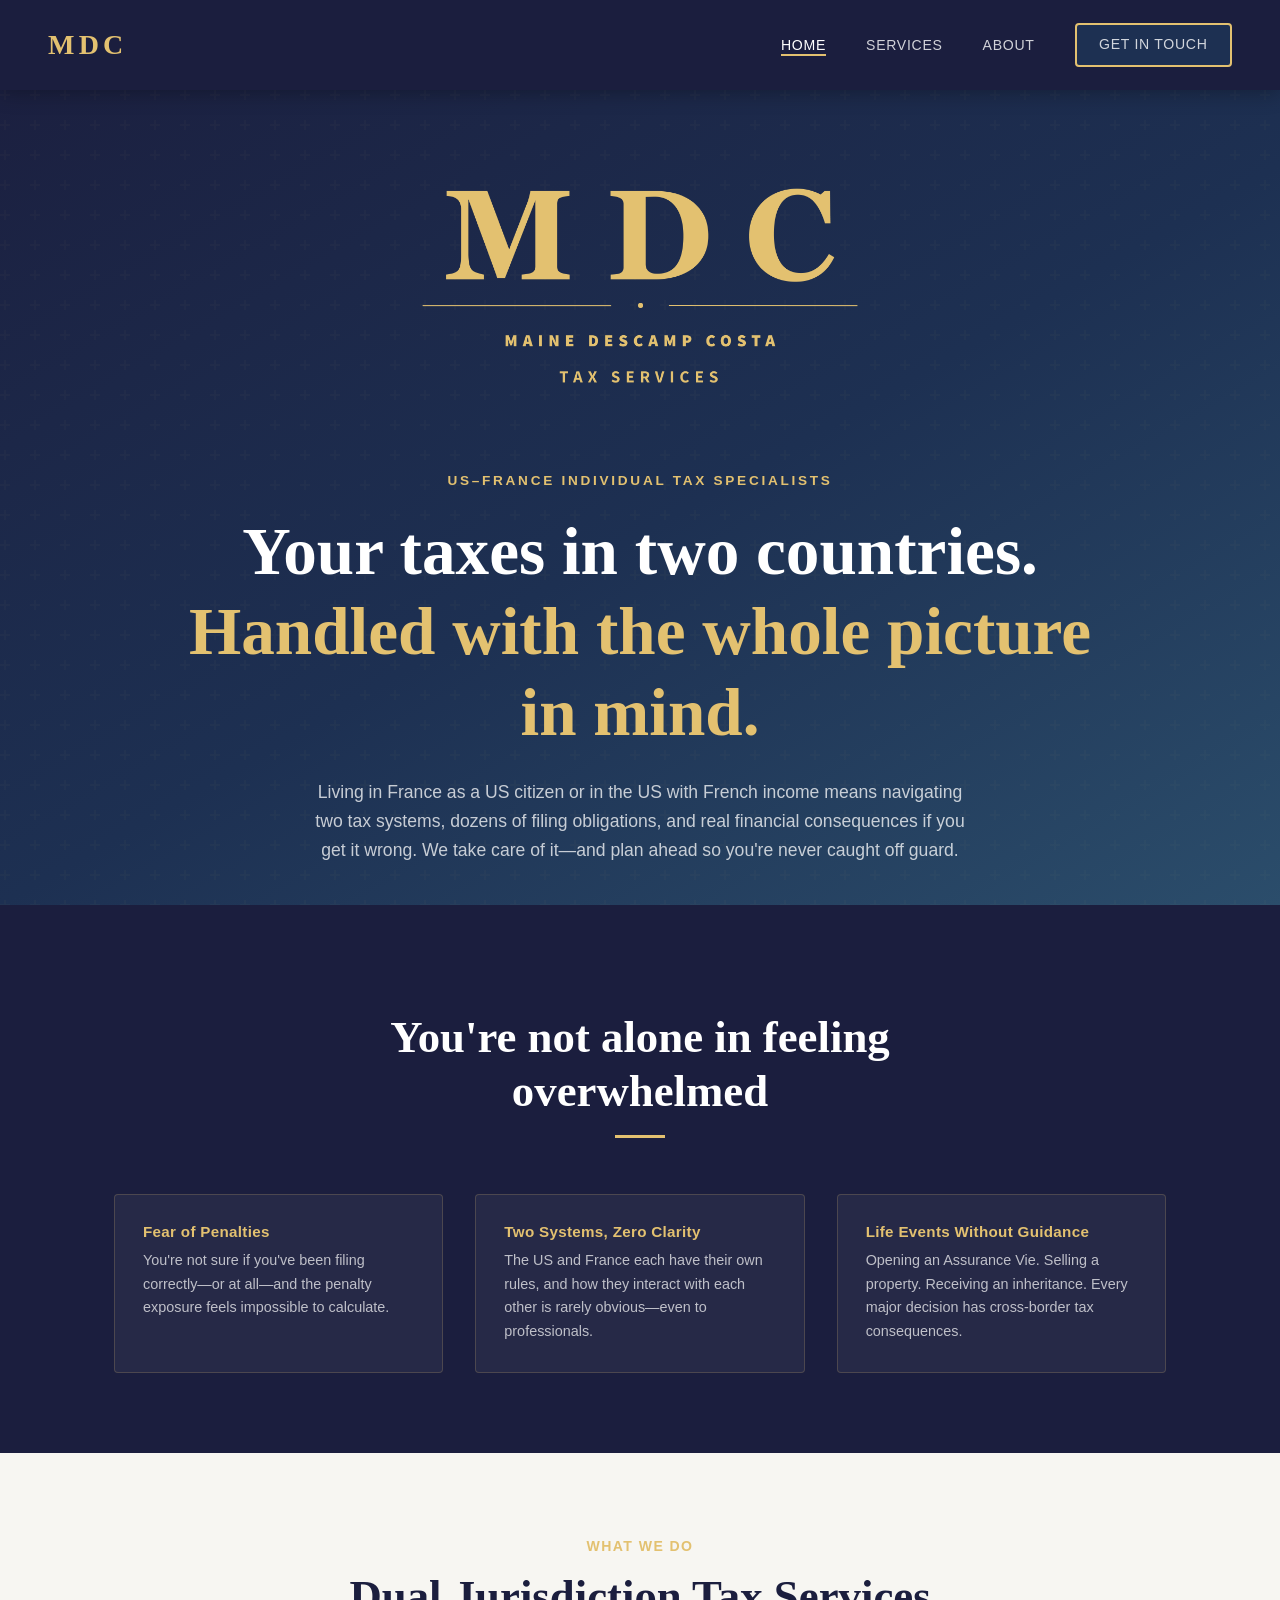
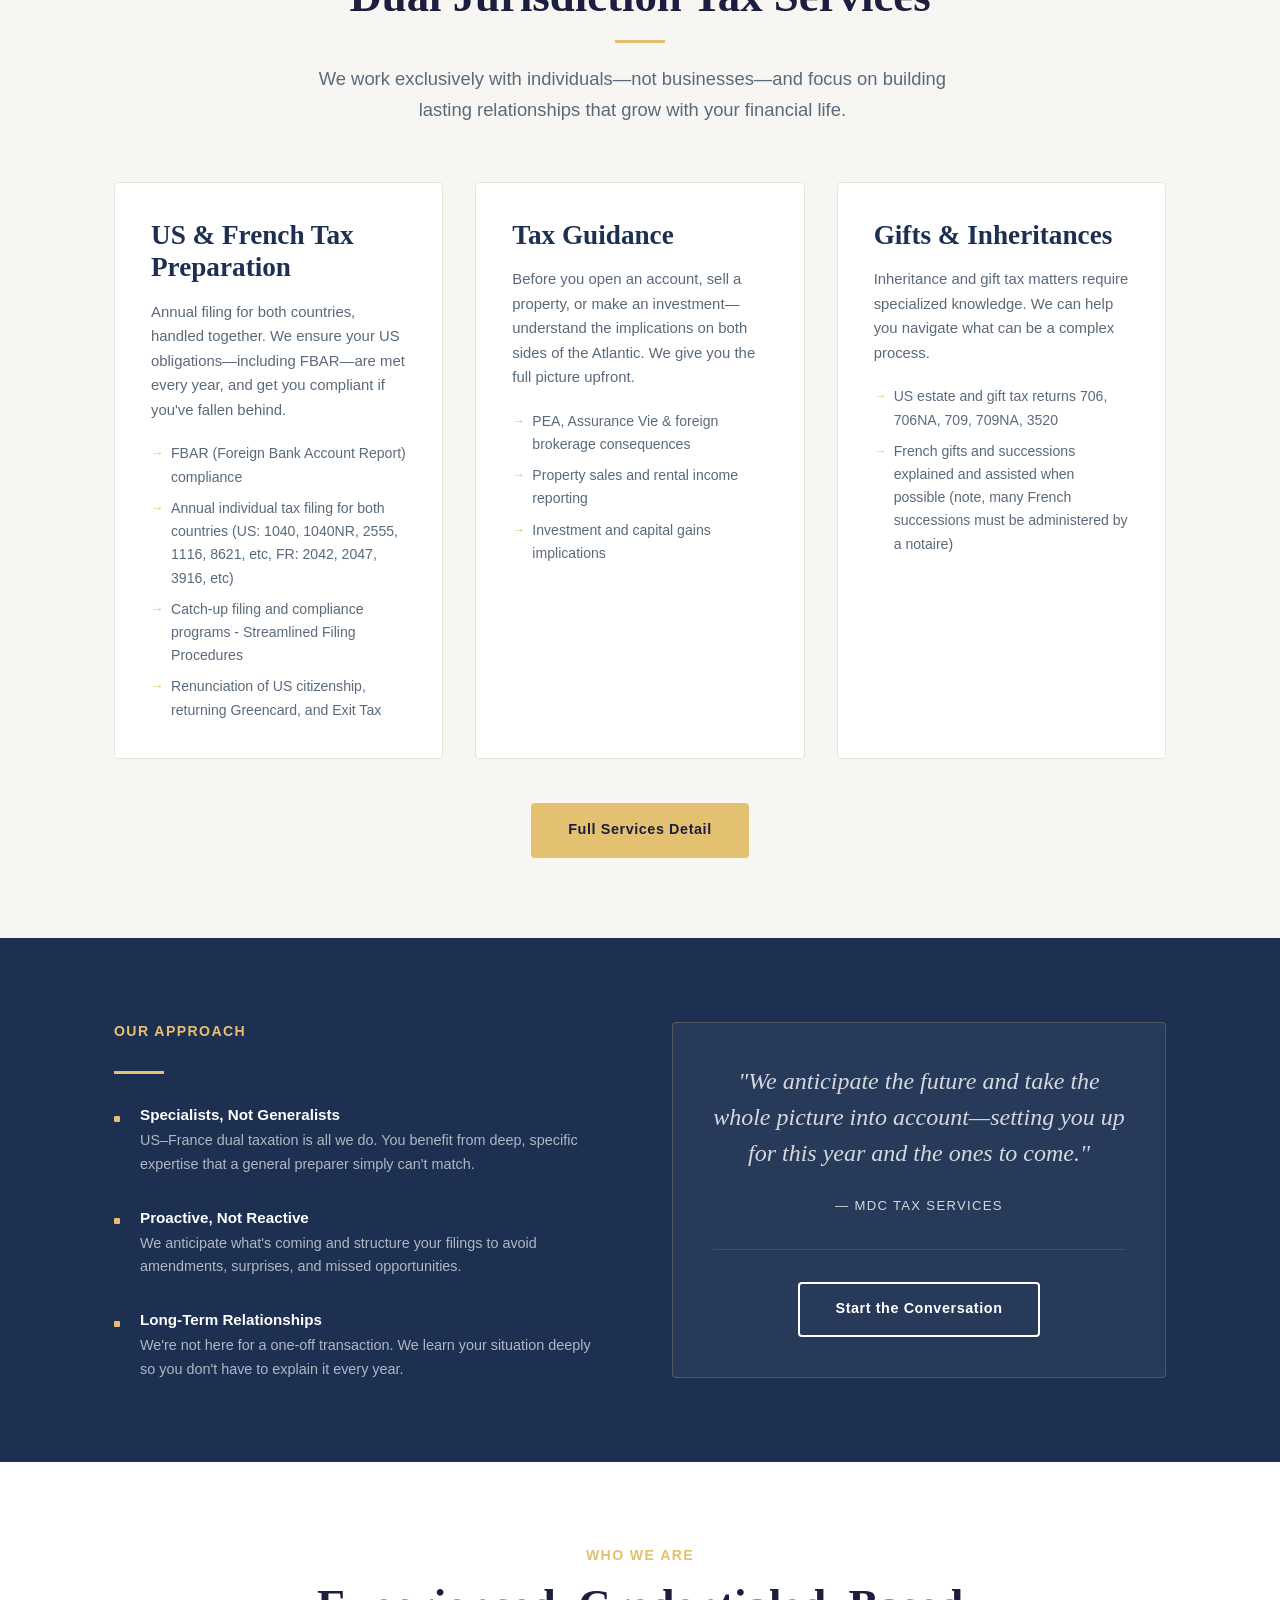
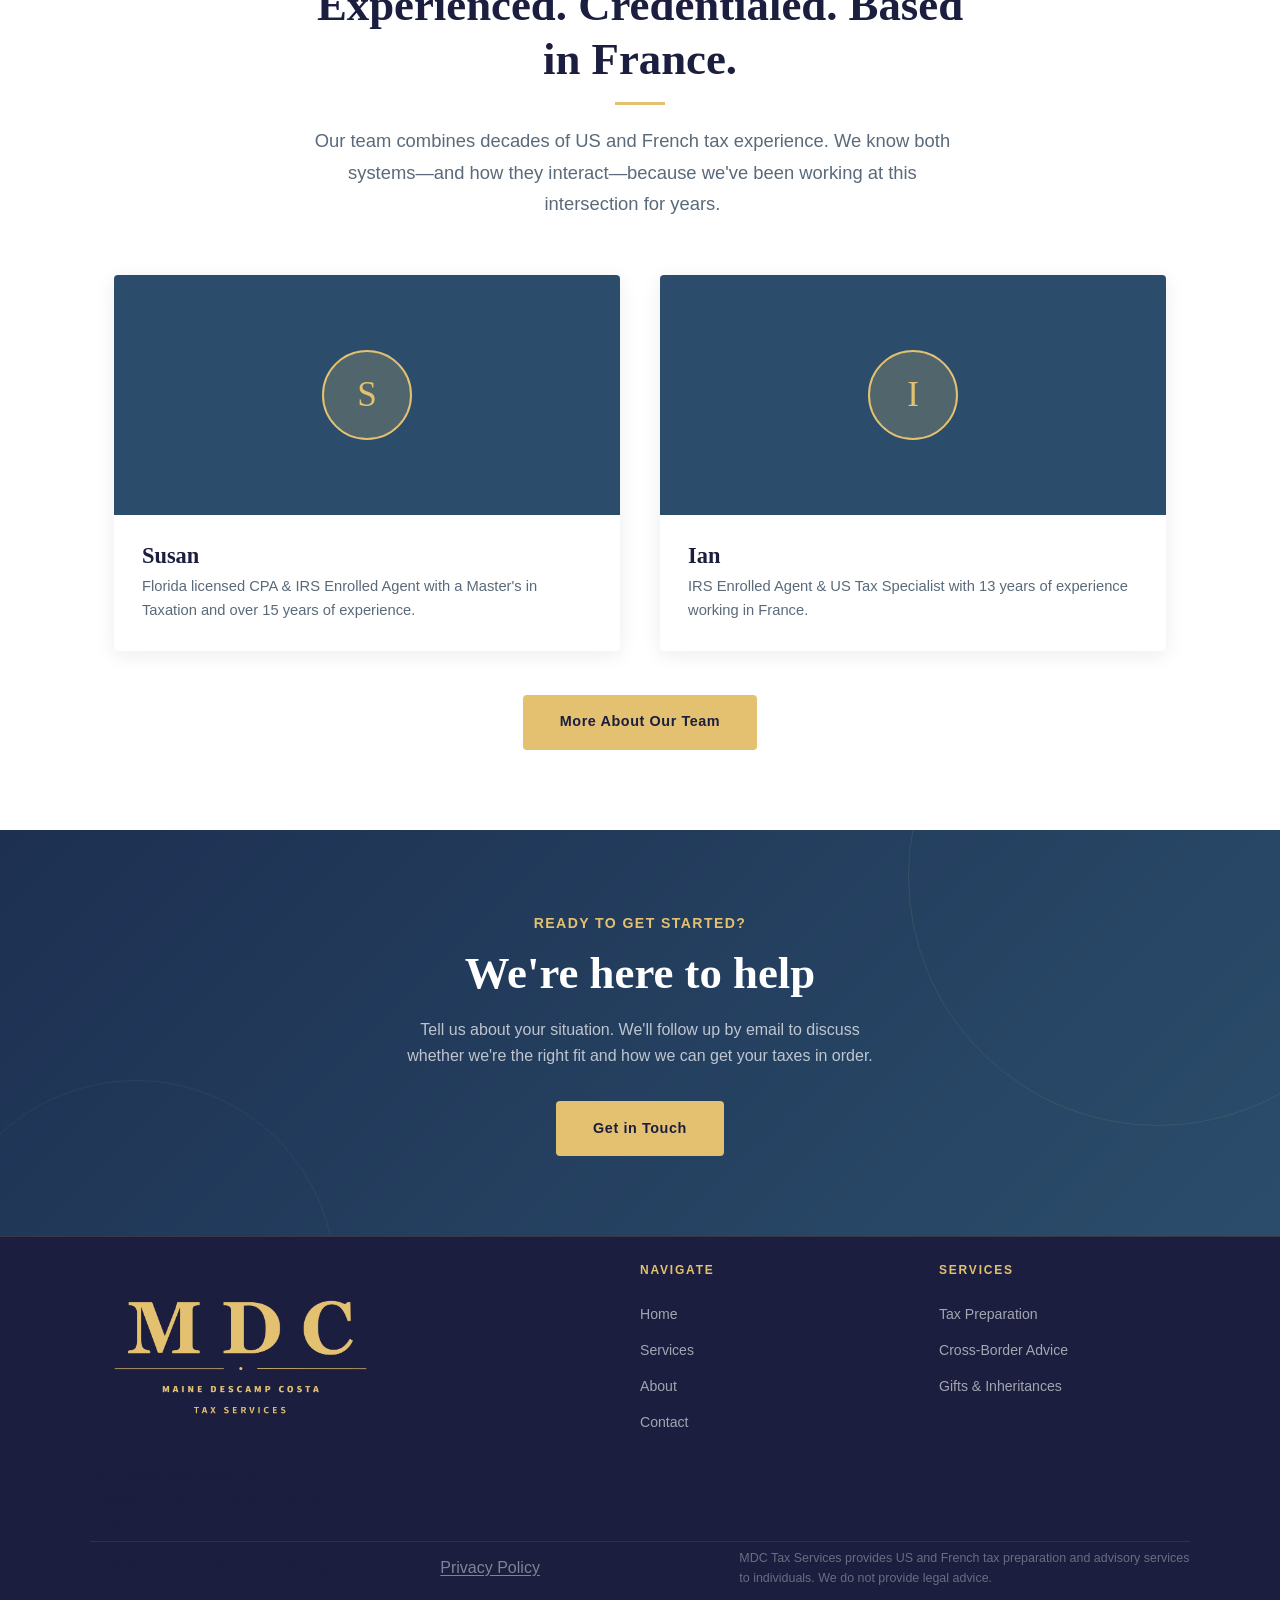
<file: index.html>
<!DOCTYPE html>
<html lang="en">
<head>
  <meta charset="UTF-8" />
  <meta name="viewport" content="width=device-width, initial-scale=1.0" />
  <meta name="description" content="MDC Tax Services — US and French cross-border tax preparation and planning for US citizens living in France. FBAR, annual filing, cross-border advice, and estate compliance." />
  <title>MDC Tax Services | US–France Cross-Border Tax Experts</title>
  <link rel="stylesheet" href="css/style.css" />
  <link rel="icon" type="image/png" href="assets/images/favicon.png" />
  <style>
    /* Option D: Centered full-width hero with a stats bar anchored at the bottom */
    /* Navy/gold palette — inherits from style.css defaults, no override needed */
    .hero {
      min-height: 100vh;
      padding: 120px 1.5rem 0;
      display: flex;
      flex-direction: column;
      align-items: center;
      justify-content: center;
    }

    .hero__content {
      max-width: min(940px, 92vw);
      margin: 0 auto;
      text-align: center;
      position: relative;
      z-index: 1;
    }

    .hero__sub {
      margin-left: auto;
      margin-right: auto;
      max-width: 68ch;
    }

    .hero__actions {
      justify-content: center;
    }

    /* Stats bar anchored to the bottom of the hero */
    .hero__stats-bar {
      position: relative;
      z-index: 1;
      width: 100%;
      max-width: var(--max-width);
      margin: 4rem auto 0;
      border-top: 1px solid rgba(227, 193, 112, 0.2);
      padding: 2rem 0 2.5rem;
      display: grid;
      grid-template-columns: repeat(4, 1fr);
      gap: 0;
    }

    .hero__stat-item {
      text-align: center;
      padding: 0 2rem;
      border-right: 1px solid rgba(227, 193, 112, 0.15);
    }

    .hero__stat-item:last-child {
      border-right: none;
    }

    .hero__stat-number {
      font-family: 'Cormorant Garamond', serif;
      font-size: 2.4rem;
      font-weight: 600;
      color: var(--gold);
      line-height: 1;
      display: block;
      margin-bottom: 0.4rem;
    }

    .hero__stat-desc {
      font-size: 0.78rem;
      font-weight: 500;
      letter-spacing: 0.04em;
      color: rgba(255, 255, 255, 0.55);
      line-height: 1.4;
      max-width: none;
      text-align: center;
    }

    .hero__logo {
      width: min(520px, 82%);
      height: auto;
      display: block;
      position: relative;
      z-index: 1;
      margin-bottom: 16px;
    }

    .hero .btn--primary {
      padding: 1.1rem 3rem;
      font-size: 1rem;
    }

    /* Inverted outline-gold: solid by default, outline on hover */
    .btn--outline-gold {
      background: var(--gold);
      color: var(--navy-deep);
      border-color: var(--gold);
    }

    .btn--outline-gold:hover {
      background: transparent;
      color: var(--gold);
      border-color: var(--gold);
    }

    /* Wider headline for centered layout */
    .hero__content h1 {
      font-size: clamp(2.6rem, 5.5vw, 4.2rem);
    }

    @media (max-width: 768px) {
      .hero__stats-bar {
        grid-template-columns: repeat(2, 1fr);
        gap: 1.5rem 0;
      }

      .hero__stat-item:nth-child(2) {
        border-right: none;
      }

      .hero__stat-item {
        padding: 0 1rem;
      }

      .hero__actions {
        flex-direction: column;
        align-items: center;
      }
    }

    @media (max-width: 480px) {
      .hero__stats-bar {
        grid-template-columns: 1fr 1fr;
      }
    }
  </style>
</head>
<body>

  <!-- ── Navigation ─────────────────────────────────────────── -->
  <nav class="site-nav" aria-label="Main navigation">
    <a href="/" class="nav__logo">MDC</a>
    <ul class="nav__links" id="navLinks" role="list">
      <li><a href="index.html" class="active">Home</a></li>
      <li><a href="services.html">Services</a></li>
      <li><a href="about.html">About</a></li>
      <li><a href="contact.html" class="btn btn--primary nav__cta">Get in Touch</a></li>
    </ul>
    <button class="nav__hamburger" id="hamburger" aria-label="Toggle navigation" aria-expanded="false">
      <span></span>
      <span></span>
      <span></span>
    </button>
  </nav>

  <!-- ── Hero: Option D — Centered + Stats Bar ──────────────── -->
  <section class="hero" aria-labelledby="hero-heading">

    <img src="assets/images/mdc-logo-transparent.png" alt="MDC Tax Services" class="hero__logo" />

    <!-- Centered copy -->
    <div class="hero__content">
      <span class="hero__eyebrow" style="border-left:none; padding-left:0;">US–France Individual Tax Specialists</span>
      <h1 id="hero-heading">
        Your taxes in two countries.<br />
        <em>Handled with the whole picture in mind.</em>
      </h1>
      <p class="hero__sub">
        Living in France as a US citizen or in the US with French income means navigating two tax systems, dozens of filing obligations, and real financial consequences if you get it wrong. We take care of it—and plan ahead so you're never caught off guard.
      </p>
    </div>

    
  </section>

  <!-- ── Pain Points ─────────────────────────────────────────── -->
  <section class="section section--dark" aria-labelledby="pain-heading">
    <div class="container">
      <div class="section__header">
        <span class="section__label"></span>
        <h2 id="pain-heading">You're not alone in feeling overwhelmed</h2>
        <div class="gold-rule"></div>
      </div>
      <div class="pain-grid">
        <div class="pain-card">
          <h4>Fear of Penalties</h4>
          <p>You're not sure if you've been filing correctly—or at all—and the penalty exposure feels impossible to calculate.</p>
        </div>
        <div class="pain-card">
          <h4>Two Systems, Zero Clarity</h4>
          <p>The US and France each have their own rules, and how they interact with each other is rarely obvious—even to professionals.</p>
        </div>
        <div class="pain-card">
          <h4>Life Events Without Guidance</h4>
          <p>Opening an Assurance Vie. Selling a property. Receiving an inheritance. Every major decision has cross-border tax consequences.</p>
        </div>
        </div>
    </div>
  </section>

  <!-- ── Services Overview ───────────────────────────────────── -->
  <section class="section section--tint" aria-labelledby="services-heading">
    <div class="container">
      <div class="section__header">
        <span class="section__label">What We Do</span>
        <h2 id="services-heading">Dual Jurisdiction Tax Services</h2>
        <div class="gold-rule"></div>
        <p class="lead" style="margin-top:1.25rem;">We work exclusively with individuals—not businesses—and focus on building lasting relationships that grow with your financial life.</p>
      </div>
      <div class="services-grid">
        <div class="service-card">
          <h3>US &amp; French Tax Preparation</h3>
          <p>Annual filing for both countries, handled together. We ensure your US obligations—including FBAR—are met every year, and get you compliant if you've fallen behind.</p>
          <ul class="service-card__list">
            <li>FBAR (Foreign Bank Account Report) compliance</li>
            <li>Annual individual tax filing for both countries (US: 1040, 1040NR, 2555, 1116, 8621, etc, FR: 2042, 2047, 3916, etc)</li>
            <li>Catch-up filing and compliance programs - Streamlined Filing Procedures</li>
            <li>Renunciation of US citizenship, returning Greencard, and Exit Tax</li>
          </ul>
        </div>
        <div class="service-card">
          <h3>Tax Guidance</h3>
          <p>Before you open an account, sell a property, or make an investment—understand the implications on both sides of the Atlantic. We give you the full picture upfront.</p>
          <ul class="service-card__list">
            <li>PEA, Assurance Vie &amp; foreign brokerage consequences</li>
            <li>Property sales and rental income reporting</li>
            <li>Investment and capital gains implications</li>
          </ul>
        </div>
        <div class="service-card">
          <h3>Gifts &amp; Inheritances</h3>
          <p>Inheritance and gift tax matters require specialized knowledge. We can help you navigate what can be a complex process.</p>
          <ul class="service-card__list">
            <li>US estate and gift tax returns 706, 706NA, 709, 709NA, 3520</li>
            <li>French gifts and successions explained and assisted when possible (note, many French successions must be administered by a notaire)</li>
          </ul>
        </div>
      </div>
      <div style="text-align:center; margin-top:2.75rem;">
        <a href="services.html" class="btn btn--outline-gold">Full Services Detail</a>
      </div>
    </div>
  </section>

  <!-- ── Our Approach ────────────────────────────────────────── -->
  <section class="section section--navy" aria-labelledby="approach-heading">
    <div class="container">
      <div class="approach-grid">
        <div>
          <span class="section__label">Our Approach</span>
          <div class="gold-rule gold-rule--left"></div>
          <div class="approach__points">
            <div class="approach__point">
              <div class="approach__point-marker"></div>
              <div>
                <h4>Specialists, Not Generalists</h4>
                <p>US–France dual taxation is all we do. You benefit from deep, specific expertise that a general preparer simply can't match.</p>
              </div>
            </div>
            <div class="approach__point">
              <div class="approach__point-marker"></div>
              <div>
                <h4>Proactive, Not Reactive</h4>
                <p>We anticipate what's coming and structure your filings to avoid amendments, surprises, and missed opportunities.</p>
              </div>
            </div>
            <div class="approach__point">
              <div class="approach__point-marker"></div>
              <div>
                <h4>Long-Term Relationships</h4>
                <p>We're not here for a one-off transaction. We learn your situation deeply so you don't have to explain it every year.</p>
              </div>
            </div>
          </div>
        </div>
        <div class="approach__visual">
          <p class="approach__quote">
            "We anticipate the future and take the whole picture into account—setting you up for this year and the ones to come."
          </p>
          <p class="approach__quote-attr">— MDC Tax Services</p>
          <div style="margin-top:2rem; padding-top:2rem; border-top:1px solid rgba(227,193,112,0.15);">
            <a href="contact.html" class="btn btn--outline">Start the Conversation</a>
          </div>
        </div>
      </div>
    </div>
  </section>

  <!-- ── Team Credibility ────────────────────────────────────── -->
  <section class="section" aria-labelledby="team-heading">
    <div class="container">
      <div class="section__header">
        <span class="section__label">Who We Are</span>
        <h2 id="team-heading">Experienced. Credentialed. Based in France.</h2>
        <div class="gold-rule"></div>
        <p class="lead" style="margin-top:1.25rem;">Our team combines decades of US and French tax experience. We know both systems—and how they interact—because we've been working at this intersection for years.</p>
      </div>
      <div class="team-grid">
        <div class="team-card">
          <div class="team-card__photo">
            <div class="team-card__photo-placeholder">S</div>
          </div>
          <div class="team-card__body">
            <h3 class="team-card__name">Susan</h3>
            <p class="team-card__bio">Florida licensed CPA & IRS Enrolled Agent with a Master's in Taxation and over 15 years of experience.</p>
          </div>
        </div>
        <div class="team-card">
          <div class="team-card__photo">
            <div class="team-card__photo-placeholder">I</div>
          </div>
          <div class="team-card__body">
            <h3 class="team-card__name">Ian</h3>
            <p class="team-card__bio">IRS Enrolled Agent & US Tax Specialist with 13 years of experience working in France.</p>
          </div>
        </div>
      </div>
      <div style="text-align:center; margin-top:2.75rem;">
        <a href="about.html" class="btn btn--outline-gold">More About Our Team</a>
      </div>
    </div>
  </section>

    <!-- ── CTA Banner ──────────────────────────────────────────── -->
  <section class="cta-banner" aria-labelledby="cta-heading">
    <div class="container">
      <span class="section__label">Ready to Get Started?</span>
      <h2 id="cta-heading">We're here to help</h2>
      <p>Tell us about your situation. We'll follow up by email to discuss whether we're the right fit and how we can get your taxes in order.</p>
      <a href="contact.html" class="btn btn--primary">Get in Touch</a>
    </div>
  </section>

  <!-- ── Footer ─────────────────────────────────────────────── -->
  <footer class="site-footer" aria-label="Site footer">
    <div class="footer__inner">
      <div>
        <img src="assets/images/mdc-logo-transparent.png" alt="MDC Tax Services" class="footer__logo" />
        <p class="footer__tagline">US–France cross-border tax preparation and planning for US citizens living in France.</p>
      </div>
      <div>
        <p class="footer__heading">Navigate</p>
        <ul class="footer__links">
          <li><a href="index.html">Home</a></li>
          <li><a href="services.html">Services</a></li>
          <li><a href="about.html">About</a></li>
          <li><a href="contact.html">Contact</a></li>
        </ul>
      </div>
      <div>
        <p class="footer__heading">Services</p>
        <ul class="footer__links">
          <li><a href="services.html#tax-prep">Tax Preparation</a></li>
          <li><a href="services.html#advice">Cross-Border Advice</a></li>
          <li><a href="services.html#estates">Gifts &amp; Inheritances</a></li>
        </ul>
      </div>
    </div>
    <div class="footer__bottom">
      <p>&copy; 2025 MDC Tax Services. All rights reserved. &nbsp;&middot;&nbsp; <a href="privacy_policy.html" style="color:rgba(255,255,255,0.45); text-decoration:underline; text-underline-offset:2px;">Privacy Policy</a></p>
      <p class="footer__disclaimer">MDC Tax Services provides US and French tax preparation and advisory services to individuals. We do not provide legal advice.</p>
    </div>
  </footer>

  <script src="js/main.js"></script>
</body>
</html>
</file>
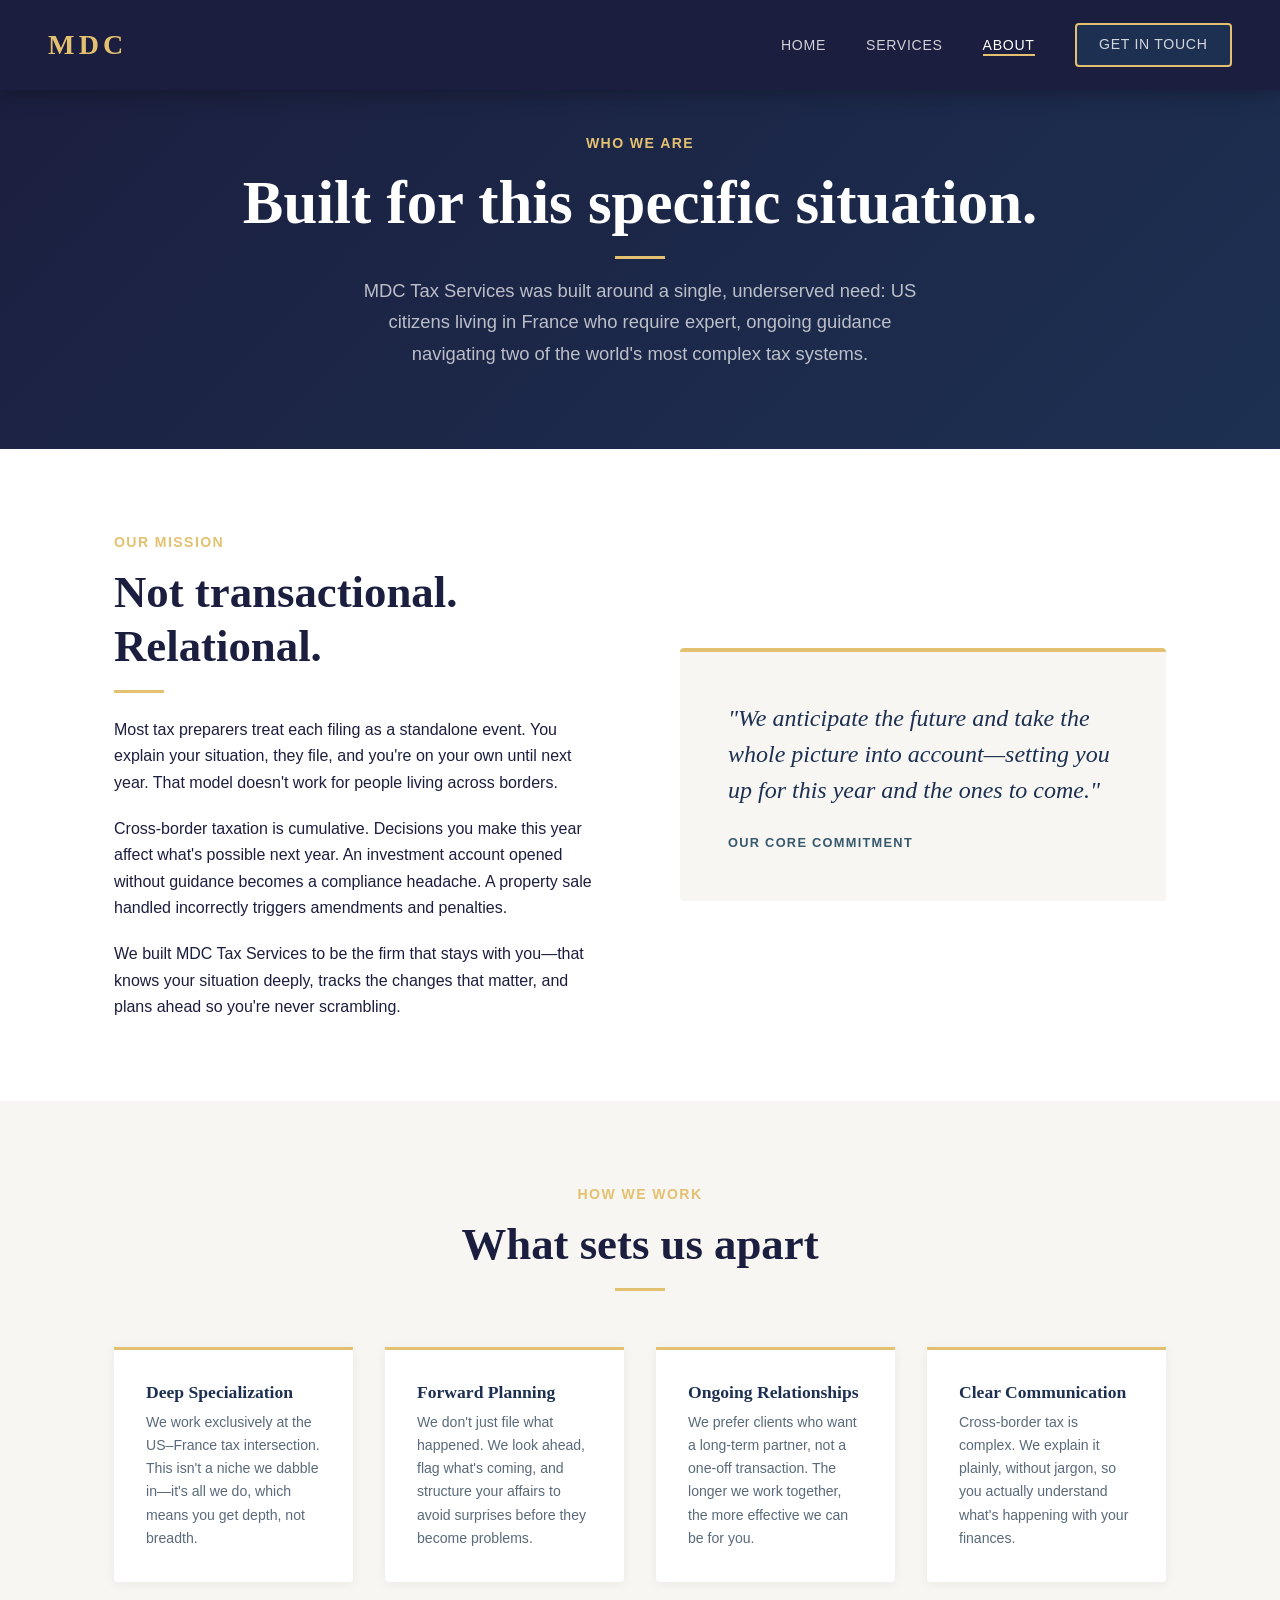
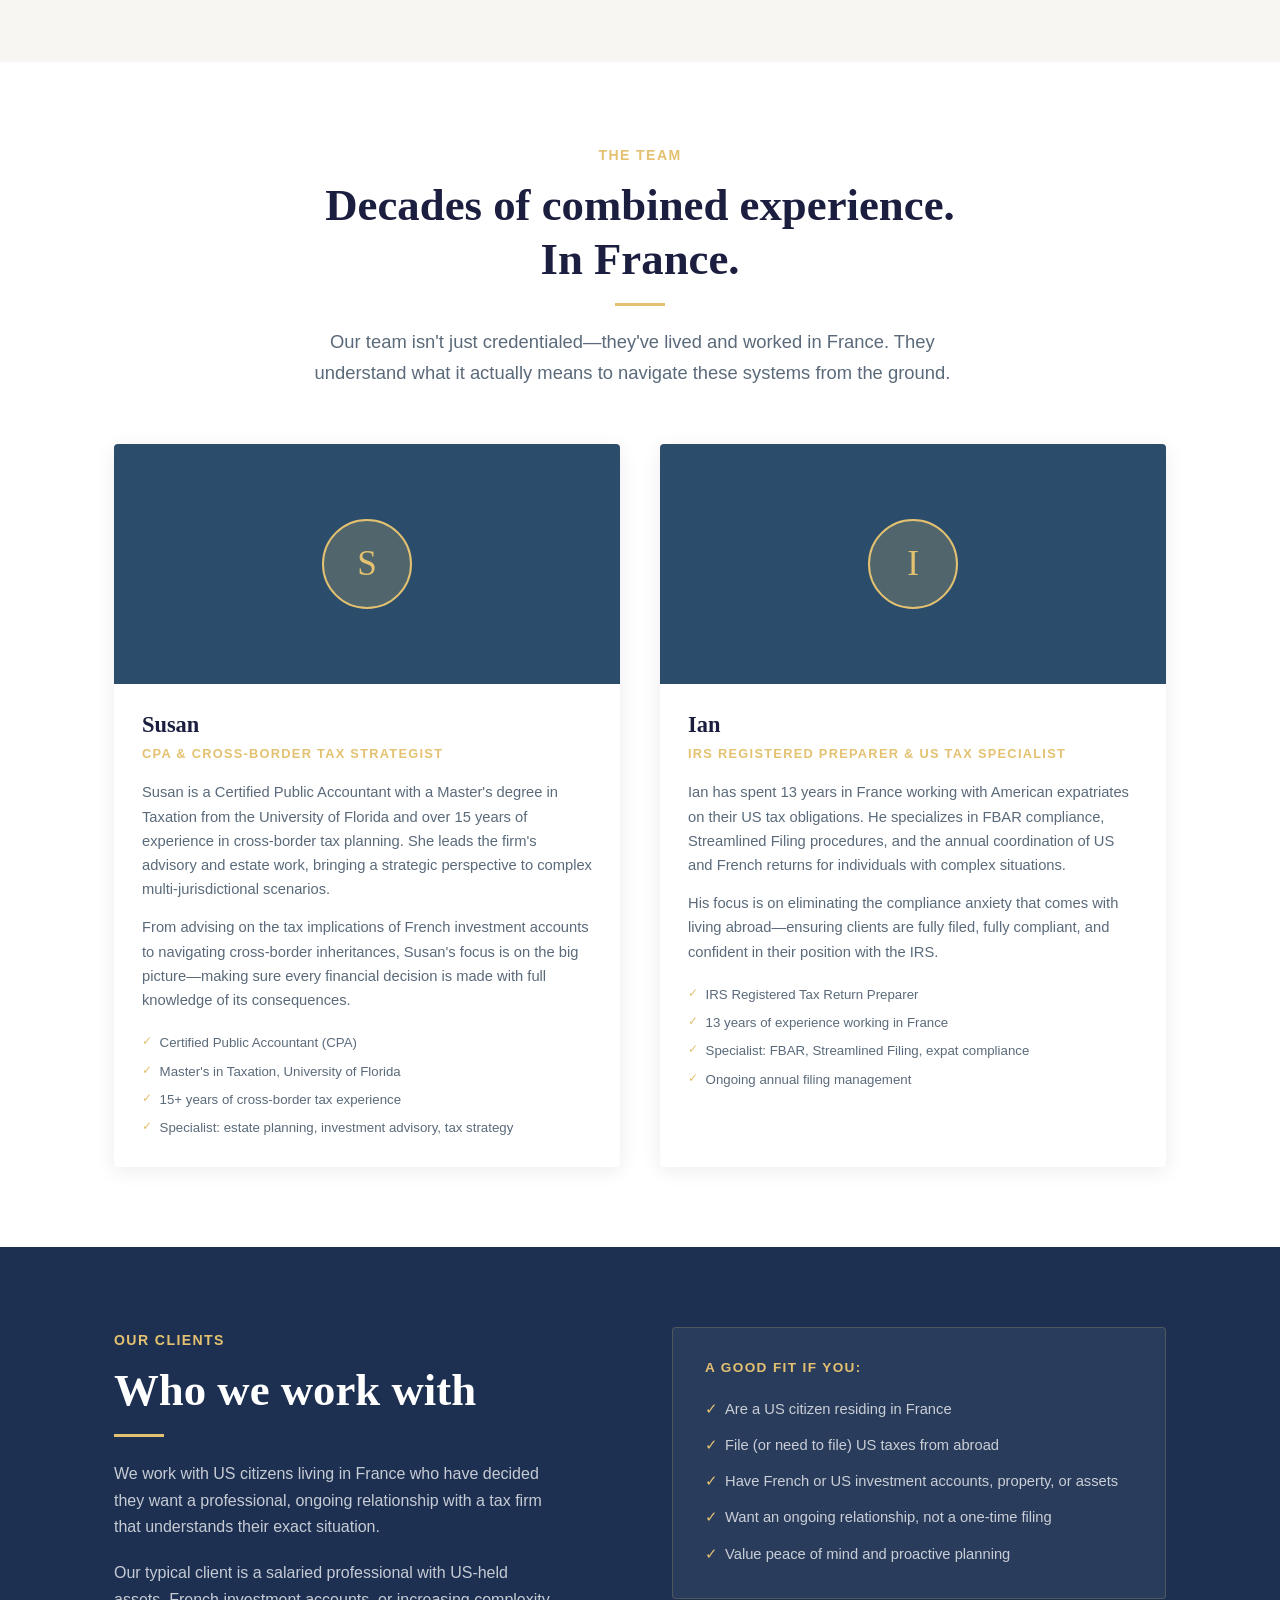
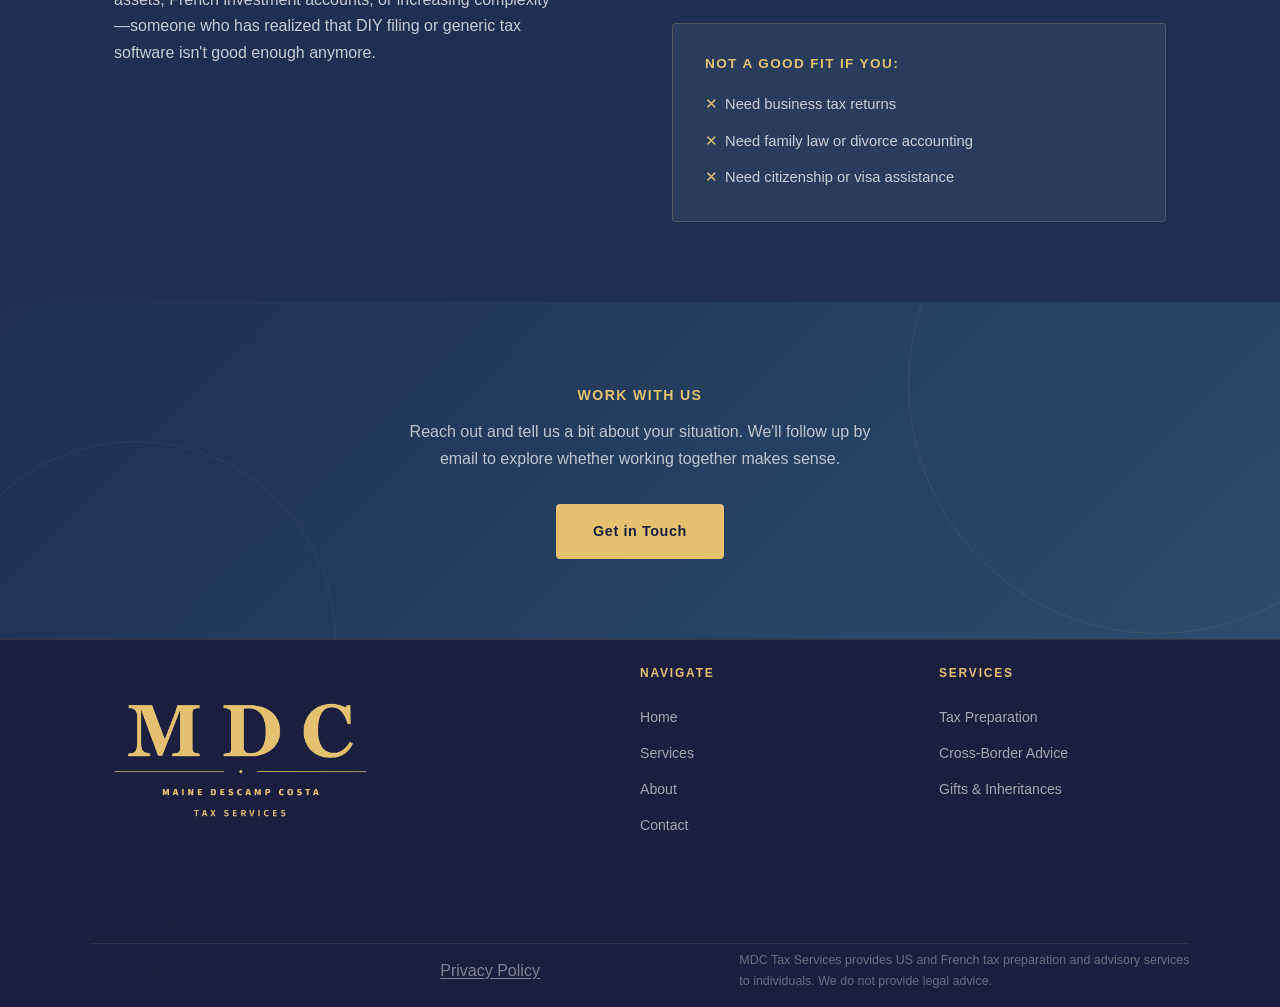
<file: about.html>
<!DOCTYPE html>
<html lang="en">
<head>
  <meta charset="UTF-8" />
  <meta name="viewport" content="width=device-width, initial-scale=1.0" />
  <meta name="description" content="About MDC Tax Services — meet Ian and Susan, our team of US and French tax specialists with decades of cross-border tax experience." />
  <title>About Us | MDC Tax Services</title>
  <link rel="stylesheet" href="css/style.css" />
  <link rel="icon" type="image/png" href="assets/images/favicon.png" />
</head>
<body>

  <!-- ── Navigation ─────────────────────────────────────────── -->
  <nav class="site-nav" aria-label="Main navigation">
    <a href="/" class="nav__logo">MDC</a>
    <ul class="nav__links" id="navLinks" role="list">
      <li><a href="index.html">Home</a></li>
      <li><a href="services.html">Services</a></li>
      <li><a href="about.html" class="active">About</a></li>
      <li><a href="contact.html" class="btn btn--primary nav__cta">Get in Touch</a></li>
    </ul>
    <button class="nav__hamburger" id="hamburger" aria-label="Toggle navigation" aria-expanded="false">
      <span></span>
      <span></span>
      <span></span>
    </button>
  </nav>

  <!-- ── Page Hero ──────────────────────────────────────────── -->
  <header class="page-hero" aria-labelledby="about-hero-heading">
    <span class="section__label">Who We Are</span>
    <h1 id="about-hero-heading">Built for this specific situation.</h1>
    <div class="gold-rule" style="margin:1rem auto;"></div>
    <p class="lead">MDC Tax Services was built around a single, underserved need: US citizens living in France who require expert, ongoing guidance navigating two of the world's most complex tax systems.</p>
  </header>

  <main>

    <!-- ── Our Story / Mission ────────────────────────────────── -->
    <section class="section" aria-labelledby="mission-heading">
      <div class="container">
        <div class="about-mission-grid">
          <div>
            <span class="section__label">Our Mission</span>
            <h2 id="mission-heading">Not transactional.<br />Relational.</h2>
            <div class="gold-rule gold-rule--left" style="margin-bottom:1.5rem;"></div>
            <p style="margin-bottom:1.25rem;">Most tax preparers treat each filing as a standalone event. You explain your situation, they file, and you're on your own until next year. That model doesn't work for people living across borders.</p>
            <p style="margin-bottom:1.25rem;">Cross-border taxation is cumulative. Decisions you make this year affect what's possible next year. An investment account opened without guidance becomes a compliance headache. A property sale handled incorrectly triggers amendments and penalties.</p>
            <p>We built MDC Tax Services to be the firm that stays with you—that knows your situation deeply, tracks the changes that matter, and plans ahead so you're never scrambling.</p>
          </div>
          <div class="about-quote-card">
            <p style="font-family:'Cormorant Garamond', serif; font-size:1.5rem; font-style:italic; line-height:1.5; color:var(--navy-dark); margin-bottom:1.5rem;">
              "We anticipate the future and take the whole picture into account—setting you up for this year and the ones to come."
            </p>
            <p style="font-size:0.8rem; font-weight:600; letter-spacing:0.1em; text-transform:uppercase; color:var(--slate);">Our Core Commitment</p>
          </div>
        </div>
      </div>
    </section>

    <!-- ── Our Values ──────────────────────────────────────────── -->
    <section class="section section--tint" aria-labelledby="values-heading">
      <div class="container">
        <div class="section__header">
          <span class="section__label">How We Work</span>
          <h2 id="values-heading">What sets us apart</h2>
          <div class="gold-rule"></div>
        </div>
        <div class="values-grid">
          <div class="value-card">
            <h3>Deep Specialization</h3>
            <p>We work exclusively at the US–France tax intersection. This isn't a niche we dabble in—it's all we do, which means you get depth, not breadth.</p>
          </div>
          <div class="value-card">
            <h3>Forward Planning</h3>
            <p>We don't just file what happened. We look ahead, flag what's coming, and structure your affairs to avoid surprises before they become problems.</p>
          </div>
          <div class="value-card">
            <h3>Ongoing Relationships</h3>
            <p>We prefer clients who want a long-term partner, not a one-off transaction. The longer we work together, the more effective we can be for you.</p>
          </div>
          <div class="value-card">
            <h3>Clear Communication</h3>
            <p>Cross-border tax is complex. We explain it plainly, without jargon, so you actually understand what's happening with your finances.</p>
          </div>
        </div>
      </div>
    </section>

    <!-- ── Team ────────────────────────────────────────────────── -->
    <section class="section" aria-labelledby="team-heading">
      <div class="container">
        <div class="section__header">
          <span class="section__label">The Team</span>
          <h2 id="team-heading">Decades of combined experience. In France.</h2>
          <div class="gold-rule"></div>
          <p class="lead" style="margin-top:1.25rem;">Our team isn't just credentialed—they've lived and worked in France. They understand what it actually means to navigate these systems from the ground.</p>
        </div>
        <div class="team-grid">

          <!-- Susan -->
          <div class="team-card">
            <div class="team-card__photo">
              <div class="team-card__photo-placeholder">S</div>
            </div>
            <div class="team-card__body">
              <h3 class="team-card__name">Susan</h3>
              <p class="team-card__title">CPA &amp; Cross-Border Tax Strategist</p>
              <p class="team-card__bio">
                Susan is a Certified Public Accountant with a Master's degree in Taxation from the University of Florida and over 15 years of experience in cross-border tax planning. She leads the firm's advisory and estate work, bringing a strategic perspective to complex multi-jurisdictional scenarios.
              </p>
              <p class="team-card__bio" style="margin-top:0.85rem;">
                From advising on the tax implications of French investment accounts to navigating cross-border inheritances, Susan's focus is on the big picture—making sure every financial decision is made with full knowledge of its consequences.
              </p>
              <ul class="team-card__credentials">
                <li>Certified Public Accountant (CPA)</li>
                <li>Master's in Taxation, University of Florida</li>
                <li>15+ years of cross-border tax experience</li>
                <li>Specialist: estate planning, investment advisory, tax strategy</li>
              </ul>
            </div>
          </div>

          <!-- Ian -->
          <div class="team-card">
            <div class="team-card__photo">
              <div class="team-card__photo-placeholder">I</div>
            </div>
            <div class="team-card__body">
              <h3 class="team-card__name">Ian</h3>
              <p class="team-card__title">IRS Registered Preparer &amp; US Tax Specialist</p>
              <p class="team-card__bio">
                Ian has spent 13 years in France working with American expatriates on their US tax obligations. He specializes in FBAR compliance, Streamlined Filing procedures, and the annual coordination of US and French returns for individuals with complex situations.
              </p>
              <p class="team-card__bio" style="margin-top:0.85rem;">
                His focus is on eliminating the compliance anxiety that comes with living abroad—ensuring clients are fully filed, fully compliant, and confident in their position with the IRS.
              </p>
              <ul class="team-card__credentials">
                <li>IRS Registered Tax Return Preparer</li>
                <li>13 years of experience working in France</li>
                <li>Specialist: FBAR, Streamlined Filing, expat compliance</li>
                <li>Ongoing annual filing management</li>
              </ul>
            </div>
          </div>

        </div>
      </div>
    </section>

    <!-- ── Who We Serve ────────────────────────────────────────── -->
    <section class="section section--navy" aria-labelledby="who-heading">
      <div class="container">
        <div class="about-clients-grid">
          <div>
            <span class="section__label">Our Clients</span>
            <h2 id="who-heading" style="color:var(--white); margin-bottom:0.75rem;">Who we work with</h2>
            <div class="gold-rule gold-rule--left" style="margin-bottom:1.5rem;"></div>
            <p style="color:rgba(255,255,255,0.75); margin-bottom:1.25rem; max-width:50ch;">We work with US citizens living in France who have decided they want a professional, ongoing relationship with a tax firm that understands their exact situation.</p>
            <p style="color:rgba(255,255,255,0.75); max-width:50ch;">Our typical client is a salaried professional with US-held assets, French investment accounts, or increasing complexity—someone who has realized that DIY filing or generic tax software isn't good enough anymore.</p>
          </div>
          <div>
            <div style="background:rgba(255,255,255,0.06); border:1px solid rgba(227,193,112,0.2); border-radius:4px; padding:2rem; margin-bottom:1.5rem;">
              <h4 style="font-family:var(--font-body); font-size:0.85rem; font-weight:600; letter-spacing:0.1em; text-transform:uppercase; color:var(--gold); margin-bottom:1.25rem;">A Good Fit If You:</h4>
              <ul style="display:flex; flex-direction:column; gap:0.75rem;">
                <li style="font-size:0.92rem; color:rgba(255,255,255,0.75); padding-left:1.25rem; position:relative; list-style:none;"><span style="position:absolute;left:0;color:var(--gold);">✓</span> Are a US citizen residing in France</li>
                <li style="font-size:0.92rem; color:rgba(255,255,255,0.75); padding-left:1.25rem; position:relative; list-style:none;"><span style="position:absolute;left:0;color:var(--gold);">✓</span> File (or need to file) US taxes from abroad</li>
                <li style="font-size:0.92rem; color:rgba(255,255,255,0.75); padding-left:1.25rem; position:relative; list-style:none;"><span style="position:absolute;left:0;color:var(--gold);">✓</span> Have French or US investment accounts, property, or assets</li>
                <li style="font-size:0.92rem; color:rgba(255,255,255,0.75); padding-left:1.25rem; position:relative; list-style:none;"><span style="position:absolute;left:0;color:var(--gold);">✓</span> Want an ongoing relationship, not a one-time filing</li>
                <li style="font-size:0.92rem; color:rgba(255,255,255,0.75); padding-left:1.25rem; position:relative; list-style:none;"><span style="position:absolute;left:0;color:var(--gold);">✓</span> Value peace of mind and proactive planning</li>
              </ul>
            </div>
            <div style="background:rgba(255,255,255,0.06); border:1px solid rgba(227,193,112,0.2); border-radius:4px; padding:2rem;">
              <h4 style="font-family:var(--font-body); font-size:0.85rem; font-weight:600; letter-spacing:0.1em; text-transform:uppercase; color:var(--gold); margin-bottom:1.25rem;">Not a Good Fit If You:</h4>
              <ul style="display:flex; flex-direction:column; gap:0.75rem;">
                <li style="font-size:0.92rem; color:rgba(255,255,255,0.75); padding-left:1.25rem; position:relative; list-style:none;"><span style="position:absolute;left:0;color:var(--gold);">✕</span> Need business tax returns</li>
                <li style="font-size:0.92rem; color:rgba(255,255,255,0.75); padding-left:1.25rem; position:relative; list-style:none;"><span style="position:absolute;left:0;color:var(--gold);">✕</span> Need family law or divorce accounting</li>
                <li style="font-size:0.92rem; color:rgba(255,255,255,0.75); padding-left:1.25rem; position:relative; list-style:none;"><span style="position:absolute;left:0;color:var(--gold);">✕</span> Need citizenship or visa assistance</li>
              </ul>
            </div>
          </div>
        </div>
      </div>
    </section>

    <!-- ── CTA Banner ──────────────────────────────────────────── -->
    <section class="cta-banner" aria-labelledby="about-cta-heading">
      <div class="container">
        <span class="section__label">Work With Us</span>
        <p>Reach out and tell us a bit about your situation. We'll follow up by email to explore whether working together makes sense.</p>
        <a href="contact.html" class="btn btn--primary">Get in Touch</a>
      </div>
    </section>

  </main>

  <!-- ── Footer ─────────────────────────────────────────────── -->
  <footer class="site-footer" aria-label="Site footer">
    <div class="footer__inner">
      <div>
        <img src="assets/images/mdc-logo-transparent.png" alt="MDC Tax Services" class="footer__logo" />
        <p class="footer__tagline">US–France cross-border tax preparation and planning for US citizens living in France.</p>
      </div>
      <div>
        <p class="footer__heading">Navigate</p>
        <ul class="footer__links">
          <li><a href="index.html">Home</a></li>
          <li><a href="services.html">Services</a></li>
          <li><a href="about.html">About</a></li>
          <li><a href="contact.html">Contact</a></li>
        </ul>
      </div>
      <div>
        <p class="footer__heading">Services</p>
        <ul class="footer__links">
          <li><a href="services.html#tax-prep">Tax Preparation</a></li>
          <li><a href="services.html#advice">Cross-Border Advice</a></li>
          <li><a href="services.html#estates">Gifts &amp; Inheritances</a></li>
        </ul>
      </div>
    </div>
    <div class="footer__bottom">
      <p>&copy; 2025 MDC Tax Services. All rights reserved. &nbsp;&middot;&nbsp; <a href="privacy_policy.html" style="color:rgba(255,255,255,0.45); text-decoration:underline; text-underline-offset:2px;">Privacy Policy</a></p>
      <p class="footer__disclaimer">MDC Tax Services provides US and French tax preparation and advisory services to individuals. We do not provide legal advice.</p>
    </div>
  </footer>

  <script src="js/main.js"></script>
</body>
</html>
</file>
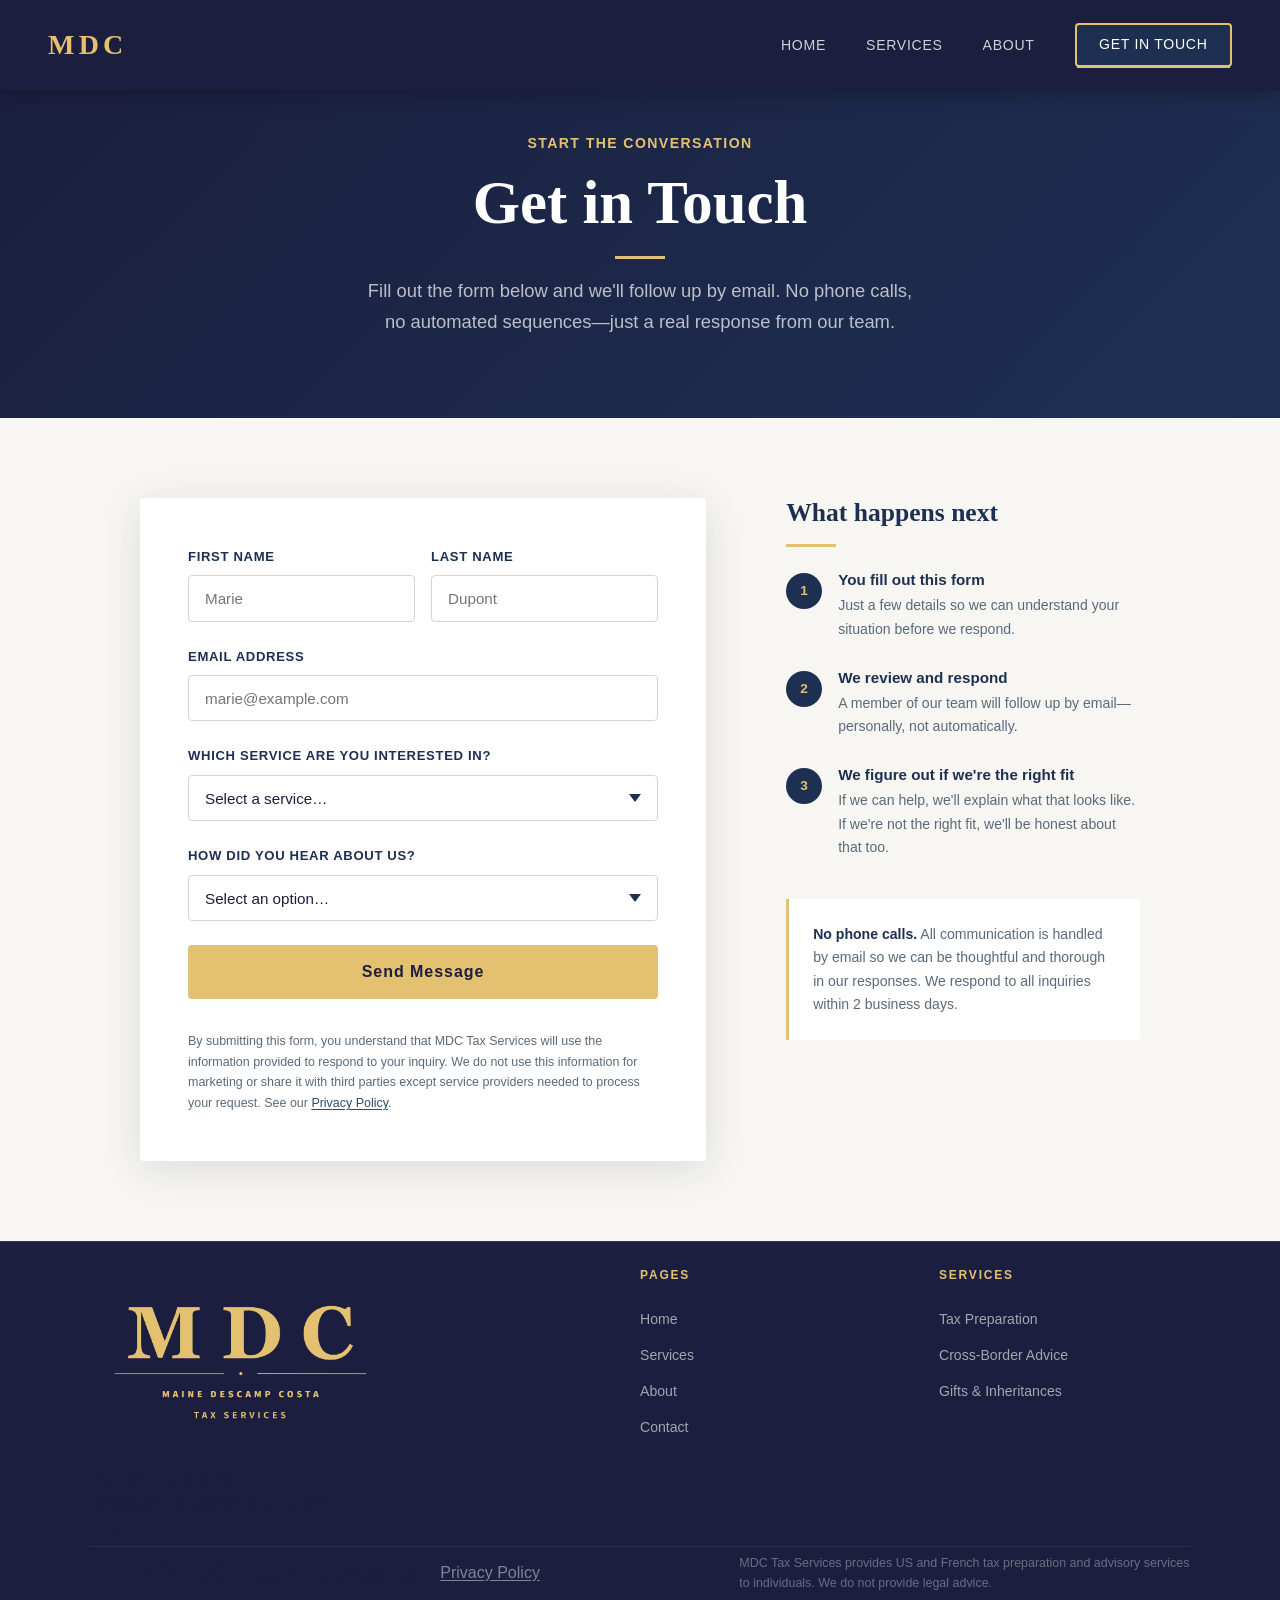
<file: contact.html>
<!DOCTYPE html>
<html lang="en">
<head>
  <meta charset="UTF-8" />
  <meta name="viewport" content="width=device-width, initial-scale=1.0" />
  <meta name="description" content="Contact MDC Tax Services — reach out to discuss your US–France cross-border tax situation. We'll follow up by email." />
  <title>Contact | MDC Tax Services</title>
  <link rel="stylesheet" href="css/style.css" />
  <link rel="icon" type="image/png" href="assets/images/favicon.png" />
</head>
<body>

  <!-- ── Navigation ─────────────────────────────────────────── -->
  <nav class="site-nav" aria-label="Main navigation">
    <a href="/" class="nav__logo">MDC</a>
    <ul class="nav__links" id="navLinks" role="list">
      <li><a href="index.html">Home</a></li>
      <li><a href="services.html">Services</a></li>
      <li><a href="about.html">About</a></li>
      <li><a href="contact.html" class="active btn btn--primary nav__cta">Get in Touch</a></li>
    </ul>
    <button class="nav__hamburger" id="hamburger" aria-label="Toggle navigation" aria-expanded="false">
      <span></span>
      <span></span>
      <span></span>
    </button>
  </nav>

  <!-- ── Page Hero ──────────────────────────────────────────── -->
  <header class="page-hero" aria-labelledby="contact-hero-heading">
    <span class="section__label">Start the Conversation</span>
    <h1 id="contact-hero-heading">Get in Touch</h1>
    <div class="gold-rule" style="margin:1rem auto;"></div>
    <p class="lead">Fill out the form below and we'll follow up by email. No phone calls, no automated sequences—just a real response from our team.</p>
  </header>

  <main>
    <section class="section section--tint contact-section" aria-labelledby="form-heading">
      <div class="container">
        <div class="contact-layout">

          <!-- Left: Context -->
          <div>
            <h2 id="form-heading" style="font-size:1.6rem; color:var(--navy-dark); margin-bottom:1rem;">What happens next</h2>
            <div class="gold-rule gold-rule--left" style="margin-bottom:1.5rem;"></div>
            <div style="display:flex; flex-direction:column; gap:1.75rem;">
              <div style="display:flex; gap:1rem; align-items:flex-start;">
                <div style="flex-shrink:0; width:36px; height:36px; background:var(--navy-dark); border-radius:50%; display:flex; align-items:center; justify-content:center; color:var(--gold); font-weight:600; font-size:0.85rem; margin-top:2px;">1</div>
                <div>
                  <h4 style="font-size:0.95rem; color:var(--navy-dark); margin-bottom:0.3rem; font-family:var(--font-body);">You fill out this form</h4>
                  <p style="font-size:0.88rem; color:var(--text-muted); max-width:none;">Just a few details so we can understand your situation before we respond.</p>
                </div>
              </div>
              <div style="display:flex; gap:1rem; align-items:flex-start;">
                <div style="flex-shrink:0; width:36px; height:36px; background:var(--navy-dark); border-radius:50%; display:flex; align-items:center; justify-content:center; color:var(--gold); font-weight:600; font-size:0.85rem; margin-top:2px;">2</div>
                <div>
                  <h4 style="font-size:0.95rem; color:var(--navy-dark); margin-bottom:0.3rem; font-family:var(--font-body);">We review and respond</h4>
                  <p style="font-size:0.88rem; color:var(--text-muted); max-width:none;">A member of our team will follow up by email—personally, not automatically.</p>
                </div>
              </div>
              <div style="display:flex; gap:1rem; align-items:flex-start;">
                <div style="flex-shrink:0; width:36px; height:36px; background:var(--navy-dark); border-radius:50%; display:flex; align-items:center; justify-content:center; color:var(--gold); font-weight:600; font-size:0.85rem; margin-top:2px;">3</div>
                <div>
                  <h4 style="font-size:0.95rem; color:var(--navy-dark); margin-bottom:0.3rem; font-family:var(--font-body);">We figure out if we're the right fit</h4>
                  <p style="font-size:0.88rem; color:var(--text-muted); max-width:none;">If we can help, we'll explain what that looks like. If we're not the right fit, we'll be honest about that too.</p>
                </div>
              </div>
            </div>

            <div style="margin-top:2.5rem; padding:1.5rem; background:var(--white); border-left:3px solid var(--gold); border-radius:0 4px 4px 0;">
              <p style="font-size:0.88rem; color:var(--text-muted); margin:0; max-width:none;">
                <strong style="color:var(--navy-dark);">No phone calls.</strong> All communication is handled by email so we can be thoughtful and thorough in our responses. We respond to all inquiries within 2 business days.
              </p>
            </div>
          </div>

          <!-- Right: Form -->
          <div>
            <div class="form-wrap" id="formWrap">
              <!-- Netlify Forms: data-netlify="true" enables form handling -->
              <form
                name="contact"
                method="POST"
                data-netlify="true"
                netlify-honeypot="bot-field"
                id="contactForm"
                novalidate
              >
                <!-- Netlify hidden fields -->
                <input type="hidden" name="form-name" value="contact" />
                <p style="display:none;">
                  <label>Don't fill this out: <input name="bot-field" /></label>
                </p>

                <div class="form-row">
                  <div class="form-group">
                    <label for="firstName">First Name</label>
                    <input
                      type="text"
                      id="firstName"
                      name="firstName"
                      placeholder="Marie"
                      required
                      autocomplete="given-name"
                    />
                  </div>
                  <div class="form-group">
                    <label for="lastName">Last Name</label>
                    <input
                      type="text"
                      id="lastName"
                      name="lastName"
                      placeholder="Dupont"
                      required
                      autocomplete="family-name"
                    />
                  </div>
                </div>

                <div class="form-group">
                  <label for="email">Email Address</label>
                  <input
                    type="email"
                    id="email"
                    name="email"
                    placeholder="marie@example.com"
                    required
                    autocomplete="email"
                  />
                </div>

                <div class="form-group">
                  <label for="service">Which service are you interested in?</label>
                  <select id="service" name="service" required>
                    <option value="" disabled selected>Select a service…</option>
                    <option value="us-french-tax-preparation">US &amp; French Tax Preparation</option>
                    <option value="cross-border-advice">Cross-Border Tax Advice</option>
                    <option value="estates-successions">Estates &amp; Successions</option>
                    <option value="not-sure">Not sure yet</option>
                  </select>
                </div>

                <div class="form-group">
                  <label for="referral">How did you hear about us?</label>
                  <select id="referral" name="referral" required>
                    <option value="" disabled selected>Select an option…</option>
                    <option value="referral-friend">Referred by a friend or colleague</option>
                    <option value="google-search">Google search</option>
                    <option value="social-media">Social media</option>
                    <option value="expat-community">Expat community or forum</option>
                    <option value="other">Other</option>
                  </select>
                </div>

                <div class="form-group" style="margin-bottom:2rem;">
                  <button type="submit" class="btn btn--primary form-submit">Send Message</button>
                </div>

                <p style="font-size:0.78rem; color:var(--text-muted); margin:0; max-width:none;">
                  By submitting this form, you understand that MDC Tax Services will use the information provided to respond to your inquiry. We do not use this information for marketing or share it with third parties except service providers needed to process your request. See our <a href="privacy_policy.html" style="color:var(--navy-mid); text-decoration:underline; text-underline-offset:2px;">Privacy Policy</a>.
                </p>

              </form>
            </div>

            <!-- Confirmation message (shown after submit) -->
            <div class="form-wrap form-confirmation" id="formConfirmation" style="display:none;" role="alert">
              <div class="form-confirmation__icon">✉️</div>
              <h3>Thanks! We'll be in touch shortly via email.</h3>
              <p>We've received your message and will follow up within 2 business days. Keep an eye on your inbox—including your spam folder, just in case.</p>
              <div style="margin-top:2rem;">
                <a href="index.html" class="btn btn--outline-gold">Back to Home</a>
              </div>
            </div>
          </div>

        </div>
      </div>
    </section>
  </main>

  <!-- ── Footer ─────────────────────────────────────────────── -->
  <footer class="site-footer" aria-label="Site footer">
    <div class="footer__inner">
      <div>
        <img src="assets/images/mdc-logo-transparent.png" alt="MDC Tax Services" class="footer__logo" />
        <p class="footer__tagline">US–France cross-border tax preparation and planning for US citizens living in France.</p>
      </div>
      <div>
        <p class="footer__heading">Pages</p>
        <ul class="footer__links">
          <li><a href="index.html">Home</a></li>
          <li><a href="services.html">Services</a></li>
          <li><a href="about.html">About</a></li>
          <li><a href="contact.html">Contact</a></li>
        </ul>
      </div>
      <div>
        <p class="footer__heading">Services</p>
        <ul class="footer__links">
          <li><a href="services.html#tax-prep">Tax Preparation</a></li>
          <li><a href="services.html#advice">Cross-Border Advice</a></li>
          <li><a href="services.html#estates">Gifts &amp; Inheritances</a></li>
        </ul>
      </div>
    </div>
    <div class="footer__bottom">
      <p>&copy; 2025 MDC Tax Services. All rights reserved. &nbsp;&middot;&nbsp; <a href="privacy_policy.html" style="color:rgba(255,255,255,0.45); text-decoration:underline; text-underline-offset:2px;">Privacy Policy</a></p>
      <p class="footer__disclaimer">MDC Tax Services provides US and French tax preparation and advisory services to individuals. We do not provide legal advice.</p>
    </div>
  </footer>

  <script src="js/main.js"></script>
</body>
</html>
</file>
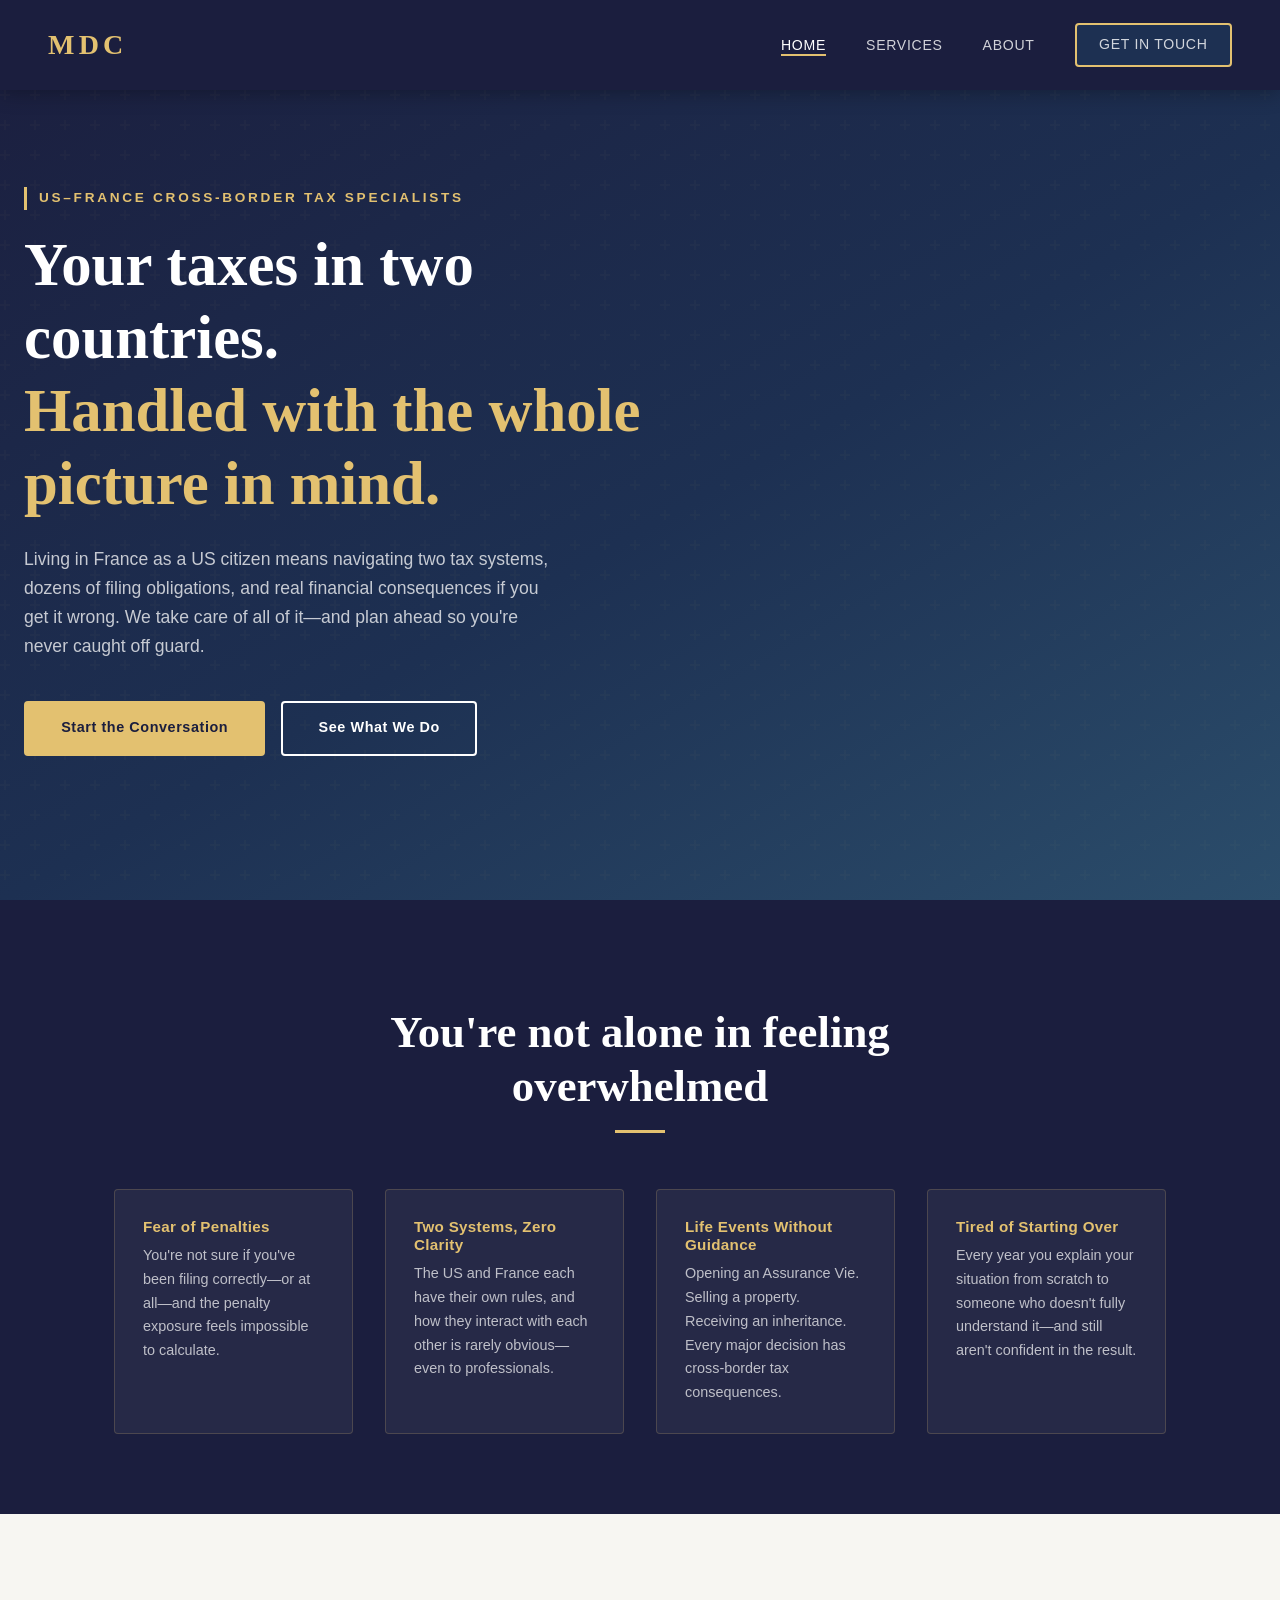
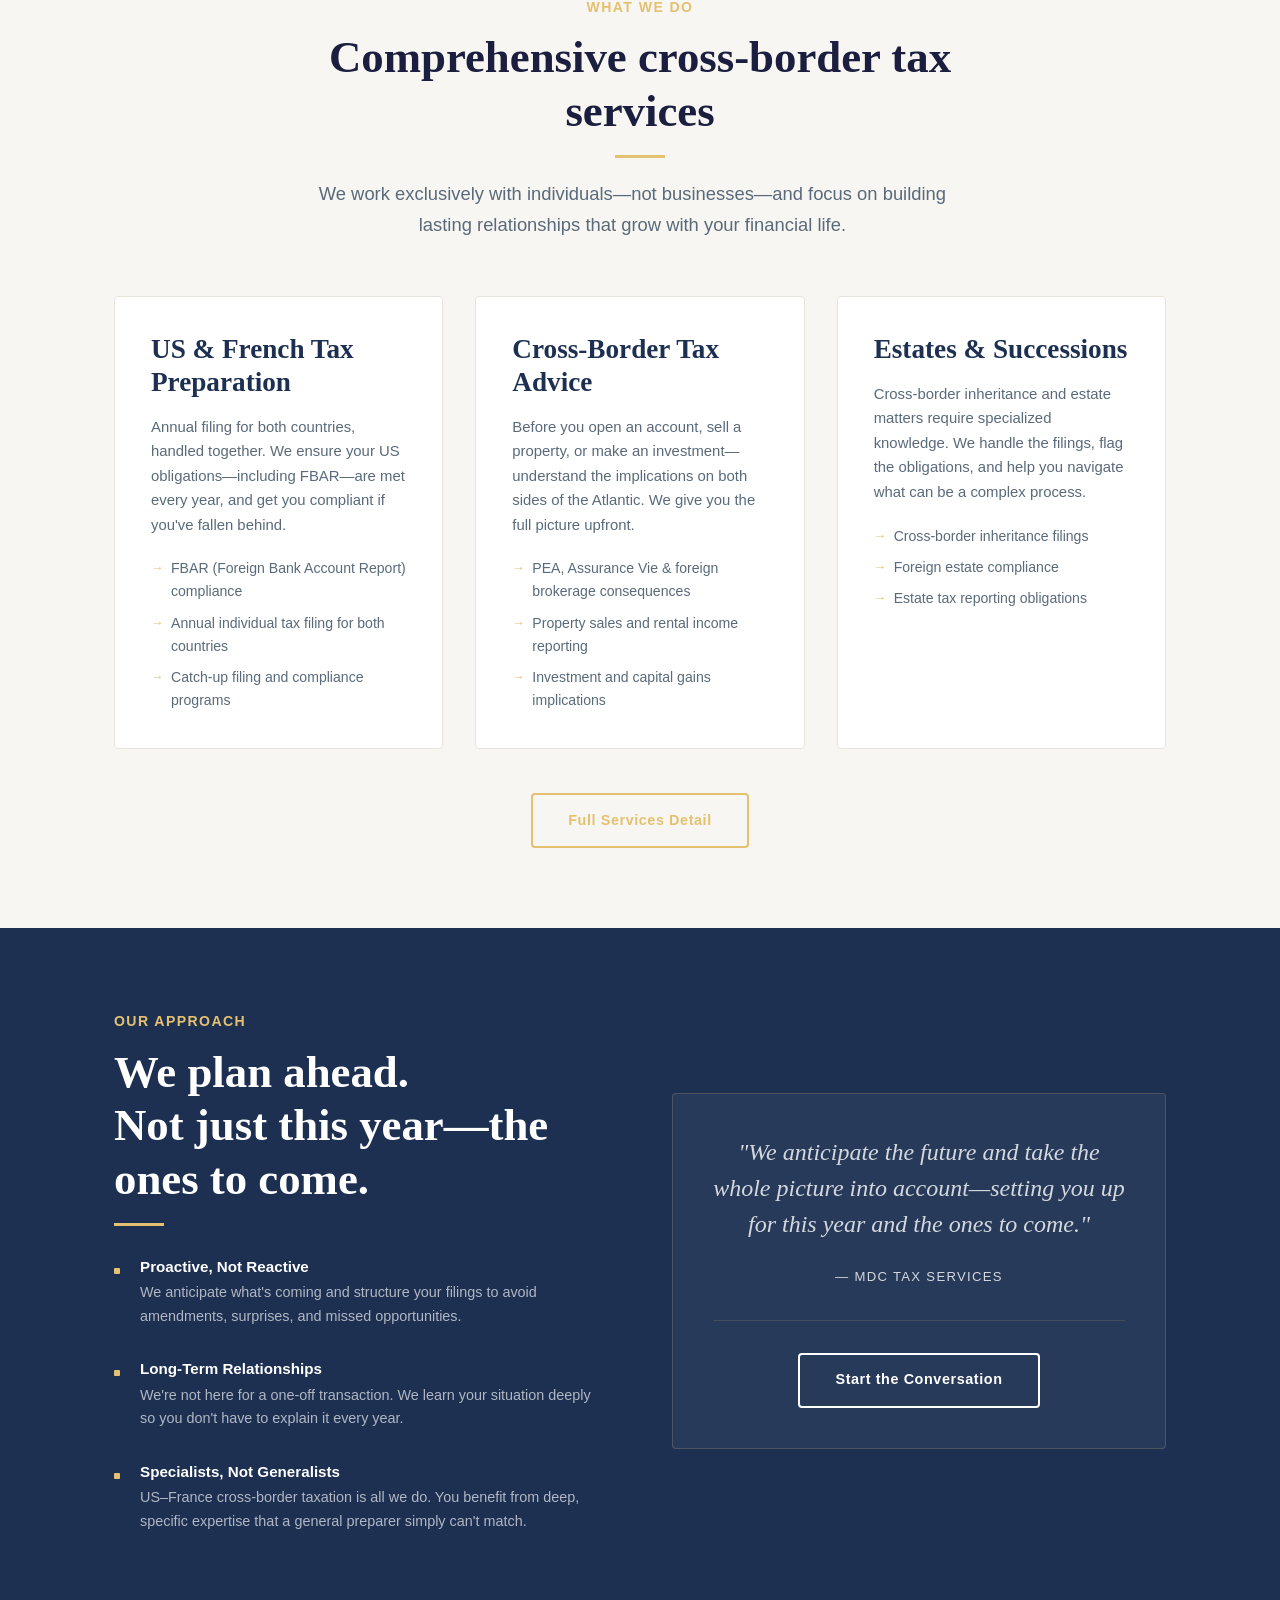
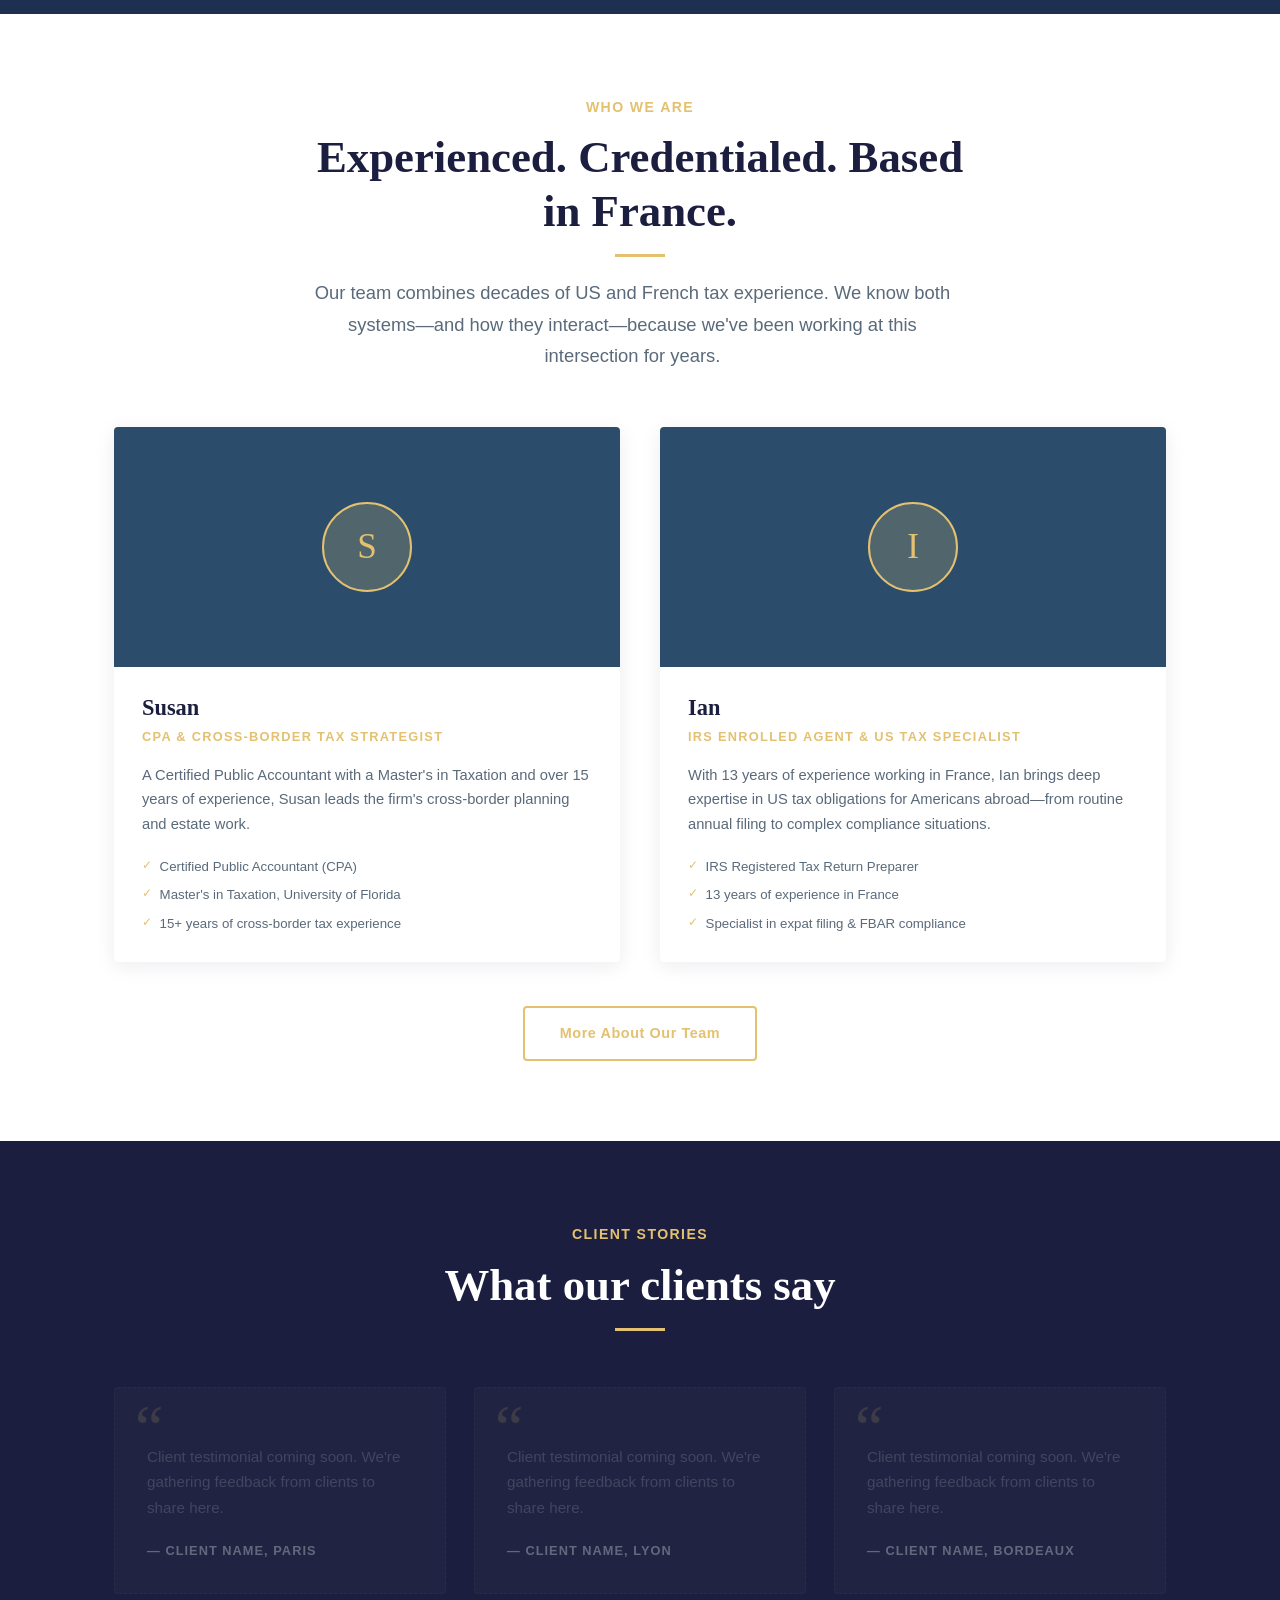
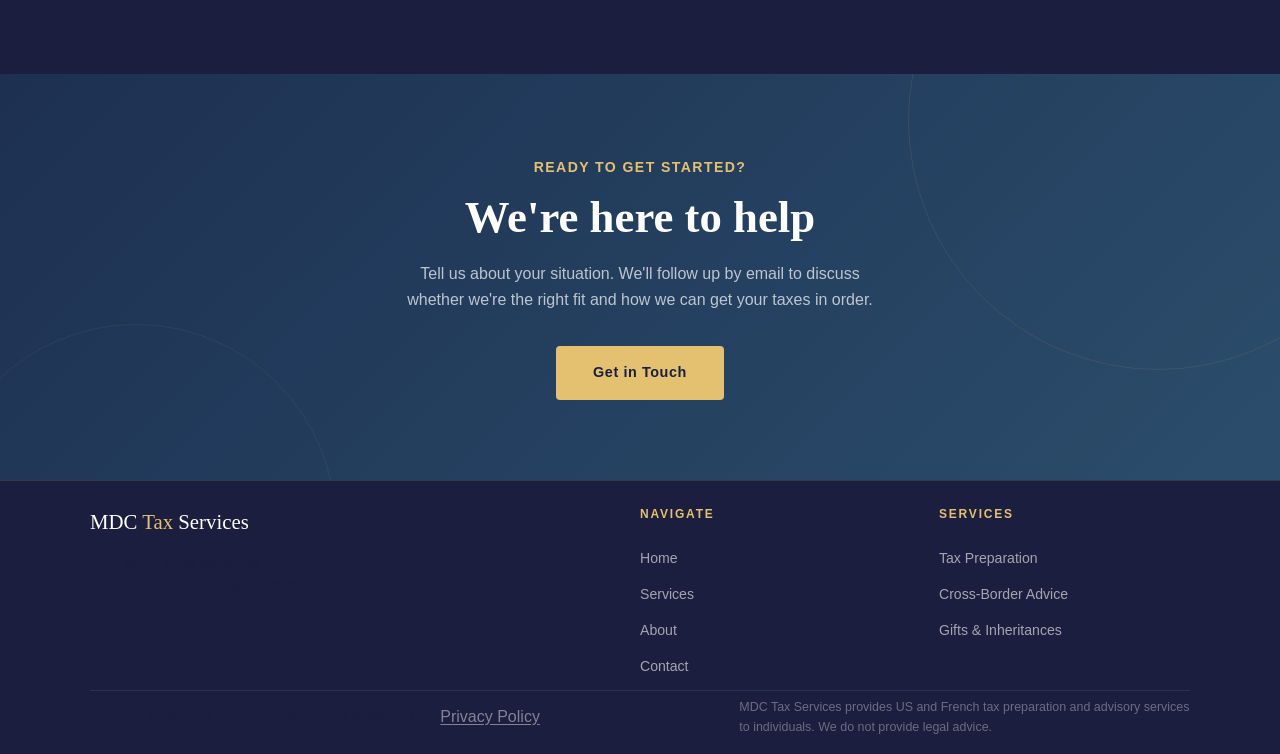
<file: index_alt.html>
<!DOCTYPE html>
<html lang="en">
<head>
  <meta charset="UTF-8" />
  <meta name="viewport" content="width=device-width, initial-scale=1.0" />
  <meta name="description" content="MDC Tax Services — US and French cross-border tax preparation and planning for US citizens living in France. FBAR, annual filing, cross-border advice, and estate compliance." />
  <title>MDC Tax Services | US–France Cross-Border Tax Experts</title>
  <link rel="stylesheet" href="css/style.css" />
  <link rel="icon" type="image/png" href="assets/images/favicon.png" />
</head>
<body>

  <!-- ── Navigation ─────────────────────────────────────────── -->
  <nav class="site-nav" aria-label="Main navigation">
    <a href="/" class="nav__logo">MDC</a>
    <ul class="nav__links" id="navLinks" role="list">
      <li><a href="index_alt.html" class="active">Home</a></li>
      <li><a href="services.html">Services</a></li>
      <li><a href="about.html">About</a></li>
      <li><a href="contact.html" class="btn btn--primary nav__cta">Get in Touch</a></li>
    </ul>
    <button class="nav__hamburger" id="hamburger" aria-label="Toggle navigation" aria-expanded="false">
      <span></span>
      <span></span>
      <span></span>
    </button>
  </nav>

  <!-- ── Hero ───────────────────────────────────────────────── -->
  <section class="hero" aria-labelledby="hero-heading">
    <div class="hero__content">
      <span class="hero__eyebrow">US–France Cross-Border Tax Specialists</span>
      <h1 id="hero-heading">
        Your taxes in two countries.<br />
        <em>Handled with the whole picture in mind.</em>
      </h1>
      <p class="hero__sub">
        Living in France as a US citizen means navigating two tax systems, dozens of filing obligations, and real financial consequences if you get it wrong. We take care of all of it—and plan ahead so you're never caught off guard.
      </p>
      <div class="hero__actions">
        <a href="contact.html" class="btn btn--primary">Start the Conversation</a>
        <a href="services.html" class="btn btn--outline">See What We Do</a>
      </div>
    </div>
  </section>

  <!-- ── Pain Points ─────────────────────────────────────────── -->
  <section class="section section--dark" aria-labelledby="pain-heading">
    <div class="container">
      <div class="section__header">
        <span class="section__label"></span>
        <h2 id="pain-heading">You're not alone in feeling overwhelmed</h2>
        <div class="gold-rule"></div>
      </div>
      <div class="pain-grid">
        <div class="pain-card">
          <h4>Fear of Penalties</h4>
          <p>You're not sure if you've been filing correctly—or at all—and the penalty exposure feels impossible to calculate.</p>
        </div>
        <div class="pain-card">
          <h4>Two Systems, Zero Clarity</h4>
          <p>The US and France each have their own rules, and how they interact with each other is rarely obvious—even to professionals.</p>
        </div>
        <div class="pain-card">
          <h4>Life Events Without Guidance</h4>
          <p>Opening an Assurance Vie. Selling a property. Receiving an inheritance. Every major decision has cross-border tax consequences.</p>
        </div>
        <div class="pain-card">
          <h4>Tired of Starting Over</h4>
          <p>Every year you explain your situation from scratch to someone who doesn't fully understand it—and still aren't confident in the result.</p>
        </div>
      </div>
    </div>
  </section>

  <!-- ── Services Overview ───────────────────────────────────── -->
  <section class="section section--tint" aria-labelledby="services-heading">
    <div class="container">
      <div class="section__header">
        <span class="section__label">What We Do</span>
        <h2 id="services-heading">Comprehensive cross-border tax services</h2>
        <div class="gold-rule"></div>
        <p class="lead" style="margin-top:1.25rem;">We work exclusively with individuals—not businesses—and focus on building lasting relationships that grow with your financial life.</p>
      </div>
      <div class="services-grid">
        <div class="service-card">
          <h3>US &amp; French Tax Preparation</h3>
          <p>Annual filing for both countries, handled together. We ensure your US obligations—including FBAR—are met every year, and get you compliant if you've fallen behind.</p>
          <ul class="service-card__list">
            <li>FBAR (Foreign Bank Account Report) compliance</li>
            <li>Annual individual tax filing for both countries</li>
            <li>Catch-up filing and compliance programs</li>
          </ul>
        </div>
        <div class="service-card">
          <h3>Cross-Border Tax Advice</h3>
          <p>Before you open an account, sell a property, or make an investment—understand the implications on both sides of the Atlantic. We give you the full picture upfront.</p>
          <ul class="service-card__list">
            <li>PEA, Assurance Vie &amp; foreign brokerage consequences</li>
            <li>Property sales and rental income reporting</li>
            <li>Investment and capital gains implications</li>
          </ul>
        </div>
        <div class="service-card">
          <h3>Estates &amp; Successions</h3>
          <p>Cross-border inheritance and estate matters require specialized knowledge. We handle the filings, flag the obligations, and help you navigate what can be a complex process.</p>
          <ul class="service-card__list">
            <li>Cross-border inheritance filings</li>
            <li>Foreign estate compliance</li>
            <li>Estate tax reporting obligations</li>
          </ul>
        </div>
      </div>
      <div style="text-align:center; margin-top:2.75rem;">
        <a href="services.html" class="btn btn--outline-gold">Full Services Detail</a>
      </div>
    </div>
  </section>

  <!-- ── Our Approach ────────────────────────────────────────── -->
  <section class="section section--navy" aria-labelledby="approach-heading">
    <div class="container">
      <div class="approach-grid">
        <div>
          <span class="section__label">Our Approach</span>
          <h2 id="approach-heading" style="color:var(--white); margin-bottom:0.5rem;">We plan ahead.<br />Not just this year—the ones to come.</h2>
          <div class="gold-rule gold-rule--left"></div>
          <div class="approach__points">
            <div class="approach__point">
              <div class="approach__point-marker"></div>
              <div>
                <h4>Proactive, Not Reactive</h4>
                <p>We anticipate what's coming and structure your filings to avoid amendments, surprises, and missed opportunities.</p>
              </div>
            </div>
            <div class="approach__point">
              <div class="approach__point-marker"></div>
              <div>
                <h4>Long-Term Relationships</h4>
                <p>We're not here for a one-off transaction. We learn your situation deeply so you don't have to explain it every year.</p>
              </div>
            </div>
            <div class="approach__point">
              <div class="approach__point-marker"></div>
              <div>
                <h4>Specialists, Not Generalists</h4>
                <p>US–France cross-border taxation is all we do. You benefit from deep, specific expertise that a general preparer simply can't match.</p>
              </div>
            </div>
          </div>
        </div>
        <div class="approach__visual">
          <p class="approach__quote">
            "We anticipate the future and take the whole picture into account—setting you up for this year and the ones to come."
          </p>
          <p class="approach__quote-attr">— MDC Tax Services</p>
          <div style="margin-top:2rem; padding-top:2rem; border-top:1px solid rgba(227,193,112,0.15);">
            <a href="contact.html" class="btn btn--outline">Start the Conversation</a>
          </div>
        </div>
      </div>
    </div>
  </section>

  <!-- ── Team Credibility ────────────────────────────────────── -->
  <section class="section" aria-labelledby="team-heading">
    <div class="container">
      <div class="section__header">
        <span class="section__label">Who We Are</span>
        <h2 id="team-heading">Experienced. Credentialed. Based in France.</h2>
        <div class="gold-rule"></div>
        <p class="lead" style="margin-top:1.25rem;">Our team combines decades of US and French tax experience. We know both systems—and how they interact—because we've been working at this intersection for years.</p>
      </div>
      <div class="team-grid">
        <div class="team-card">
          <div class="team-card__photo">
            <div class="team-card__photo-placeholder">S</div>
          </div>
          <div class="team-card__body">
            <h3 class="team-card__name">Susan</h3>
            <p class="team-card__title">CPA &amp; Cross-Border Tax Strategist</p>
            <p class="team-card__bio">A Certified Public Accountant with a Master's in Taxation and over 15 years of experience, Susan leads the firm's cross-border planning and estate work.</p>
            <ul class="team-card__credentials">
              <li>Certified Public Accountant (CPA)</li>
              <li>Master's in Taxation, University of Florida</li>
              <li>15+ years of cross-border tax experience</li>
            </ul>
          </div>
        </div>
        <div class="team-card">
          <div class="team-card__photo">
            <div class="team-card__photo-placeholder">I</div>
          </div>
          <div class="team-card__body">
            <h3 class="team-card__name">Ian</h3>
            <p class="team-card__title">IRS Enrolled Agent &amp; US Tax Specialist</p>
            <p class="team-card__bio">With 13 years of experience working in France, Ian brings deep expertise in US tax obligations for Americans abroad—from routine annual filing to complex compliance situations.</p>
            <ul class="team-card__credentials">
              <li>IRS Registered Tax Return Preparer</li>
              <li>13 years of experience in France</li>
              <li>Specialist in expat filing &amp; FBAR compliance</li>
            </ul>
          </div>
        </div>
      </div>
      <div style="text-align:center; margin-top:2.75rem;">
        <a href="about.html" class="btn btn--outline-gold">More About Our Team</a>
      </div>
    </div>
  </section>

  <!-- ── Testimonials ────────────────────────────────────────── -->
  <section class="section section--dark" aria-labelledby="testimonials-heading">
    <div class="container">
      <div class="section__header">
        <span class="section__label">Client Stories</span>
        <h2 id="testimonials-heading">What our clients say</h2>
        <div class="gold-rule"></div>
      </div>
      <div class="testimonials-grid">
        <div class="testimonial-card testimonial-card--placeholder">
          <p class="testimonial-card__text">Client testimonial coming soon. We're gathering feedback from clients to share here.</p>
          <p class="testimonial-card__author">— Client Name, Paris</p>
        </div>
        <div class="testimonial-card testimonial-card--placeholder">
          <p class="testimonial-card__text">Client testimonial coming soon. We're gathering feedback from clients to share here.</p>
          <p class="testimonial-card__author">— Client Name, Lyon</p>
        </div>
        <div class="testimonial-card testimonial-card--placeholder">
          <p class="testimonial-card__text">Client testimonial coming soon. We're gathering feedback from clients to share here.</p>
          <p class="testimonial-card__author">— Client Name, Bordeaux</p>
        </div>
      </div>
    </div>
  </section>

  <!-- ── CTA Banner ──────────────────────────────────────────── -->
  <section class="cta-banner" aria-labelledby="cta-heading">
    <div class="container">
      <span class="section__label">Ready to Get Started?</span>
      <h2 id="cta-heading">We're here to help</h2>
      <p>Tell us about your situation. We'll follow up by email to discuss whether we're the right fit and how we can get your taxes in order.</p>
      <a href="contact.html" class="btn btn--primary">Get in Touch</a>
    </div>
  </section>

  <!-- ── Footer ─────────────────────────────────────────────── -->
  <footer class="site-footer" aria-label="Site footer">
    <div class="footer__inner">
      <div>
        <p class="footer__brand-name">MDC <span>Tax</span> Services</p>
        <p class="footer__tagline">US–France cross-border tax preparation and planning for US citizens living in France.</p>
      </div>
      <div>
        <p class="footer__heading">Navigate</p>
        <ul class="footer__links">
          <li><a href="index_alt.html">Home</a></li>
          <li><a href="services.html">Services</a></li>
          <li><a href="about.html">About</a></li>
          <li><a href="contact.html">Contact</a></li>
        </ul>
      </div>
      <div>
        <p class="footer__heading">Services</p>
        <ul class="footer__links">
          <li><a href="services.html#tax-prep">Tax Preparation</a></li>
          <li><a href="services.html#advice">Cross-Border Advice</a></li>
          <li><a href="services.html#estates">Gifts &amp; Inheritances</a></li>
        </ul>
      </div>
    </div>
    <div class="footer__bottom">
      <p>&copy; 2025 MDC Tax Services. All rights reserved. &nbsp;&middot;&nbsp; <a href="privacy_policy.html" style="color:rgba(255,255,255,0.45); text-decoration:underline; text-underline-offset:2px;">Privacy Policy</a></p>
      <p class="footer__disclaimer">MDC Tax Services provides US and French tax preparation and advisory services to individuals. We do not provide legal advice.</p>
    </div>
  </footer>

  <script src="js/main.js"></script>
</body>
</html>
</file>
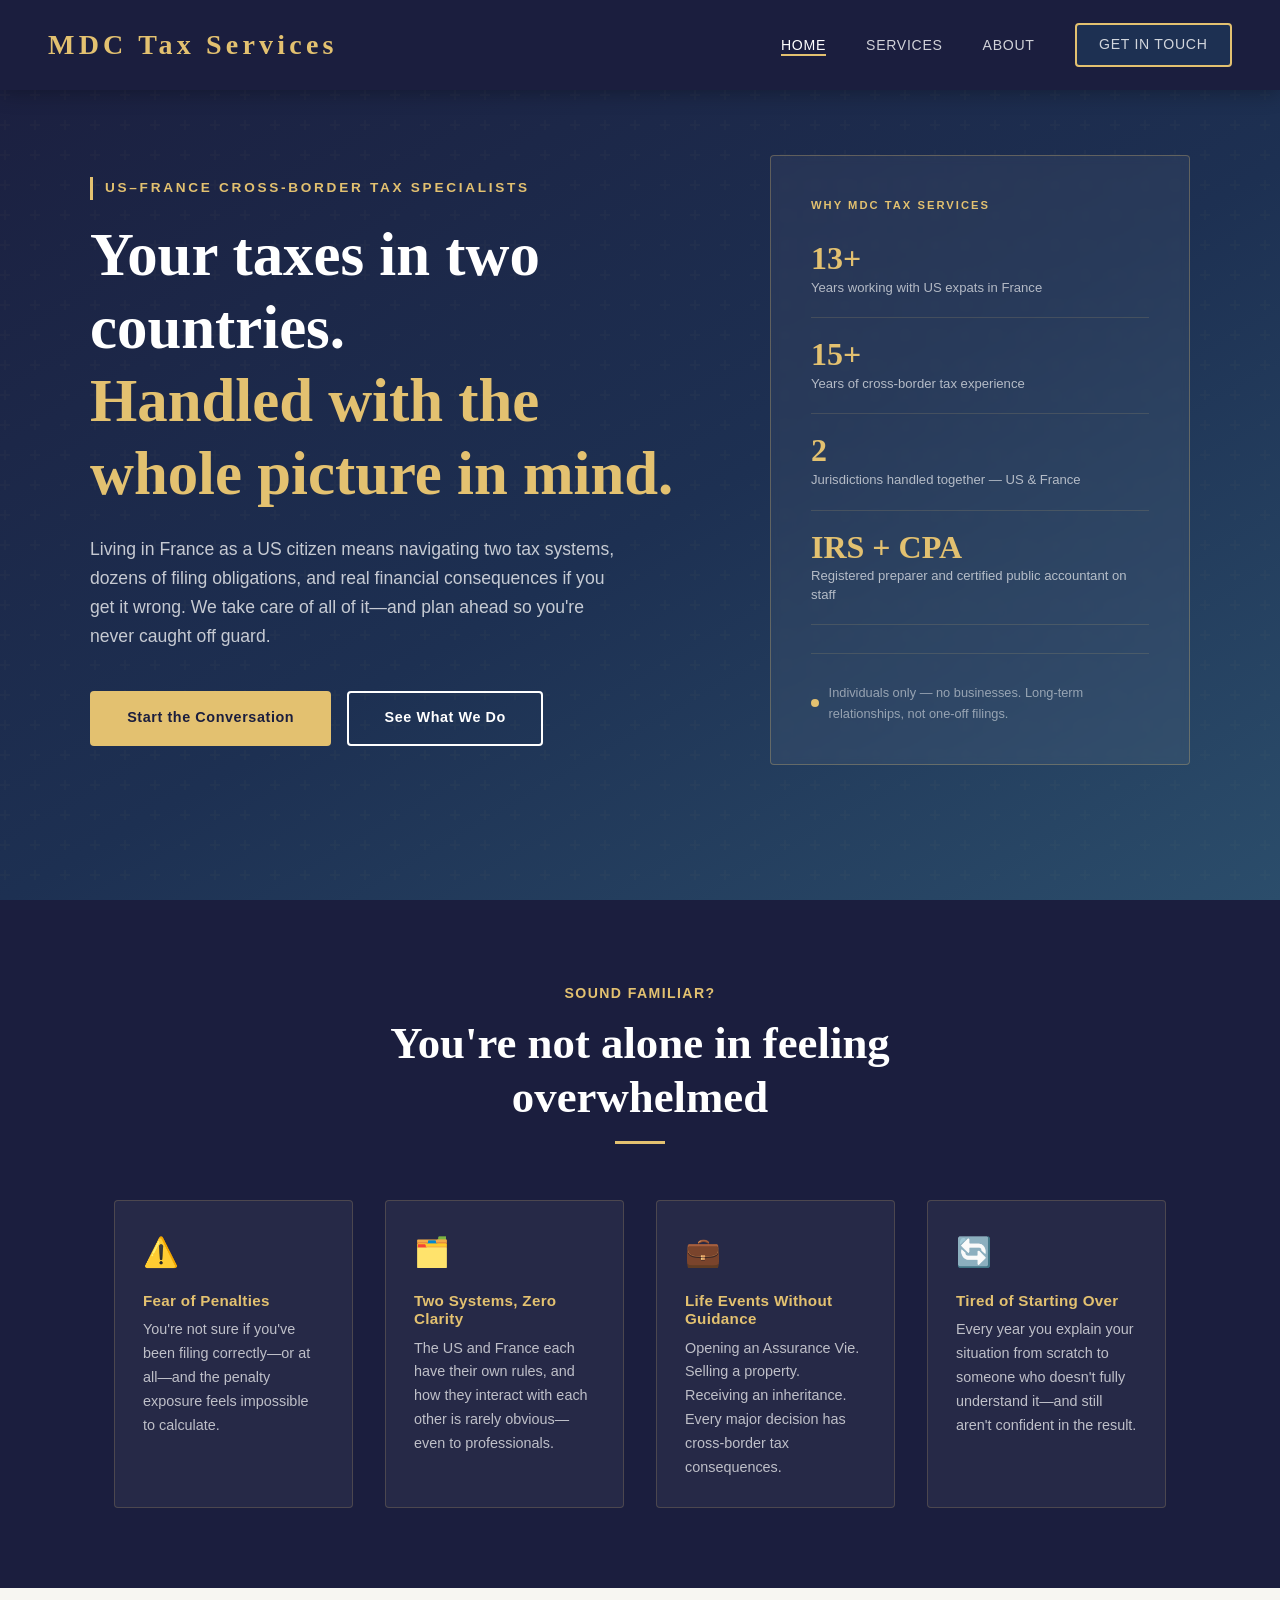
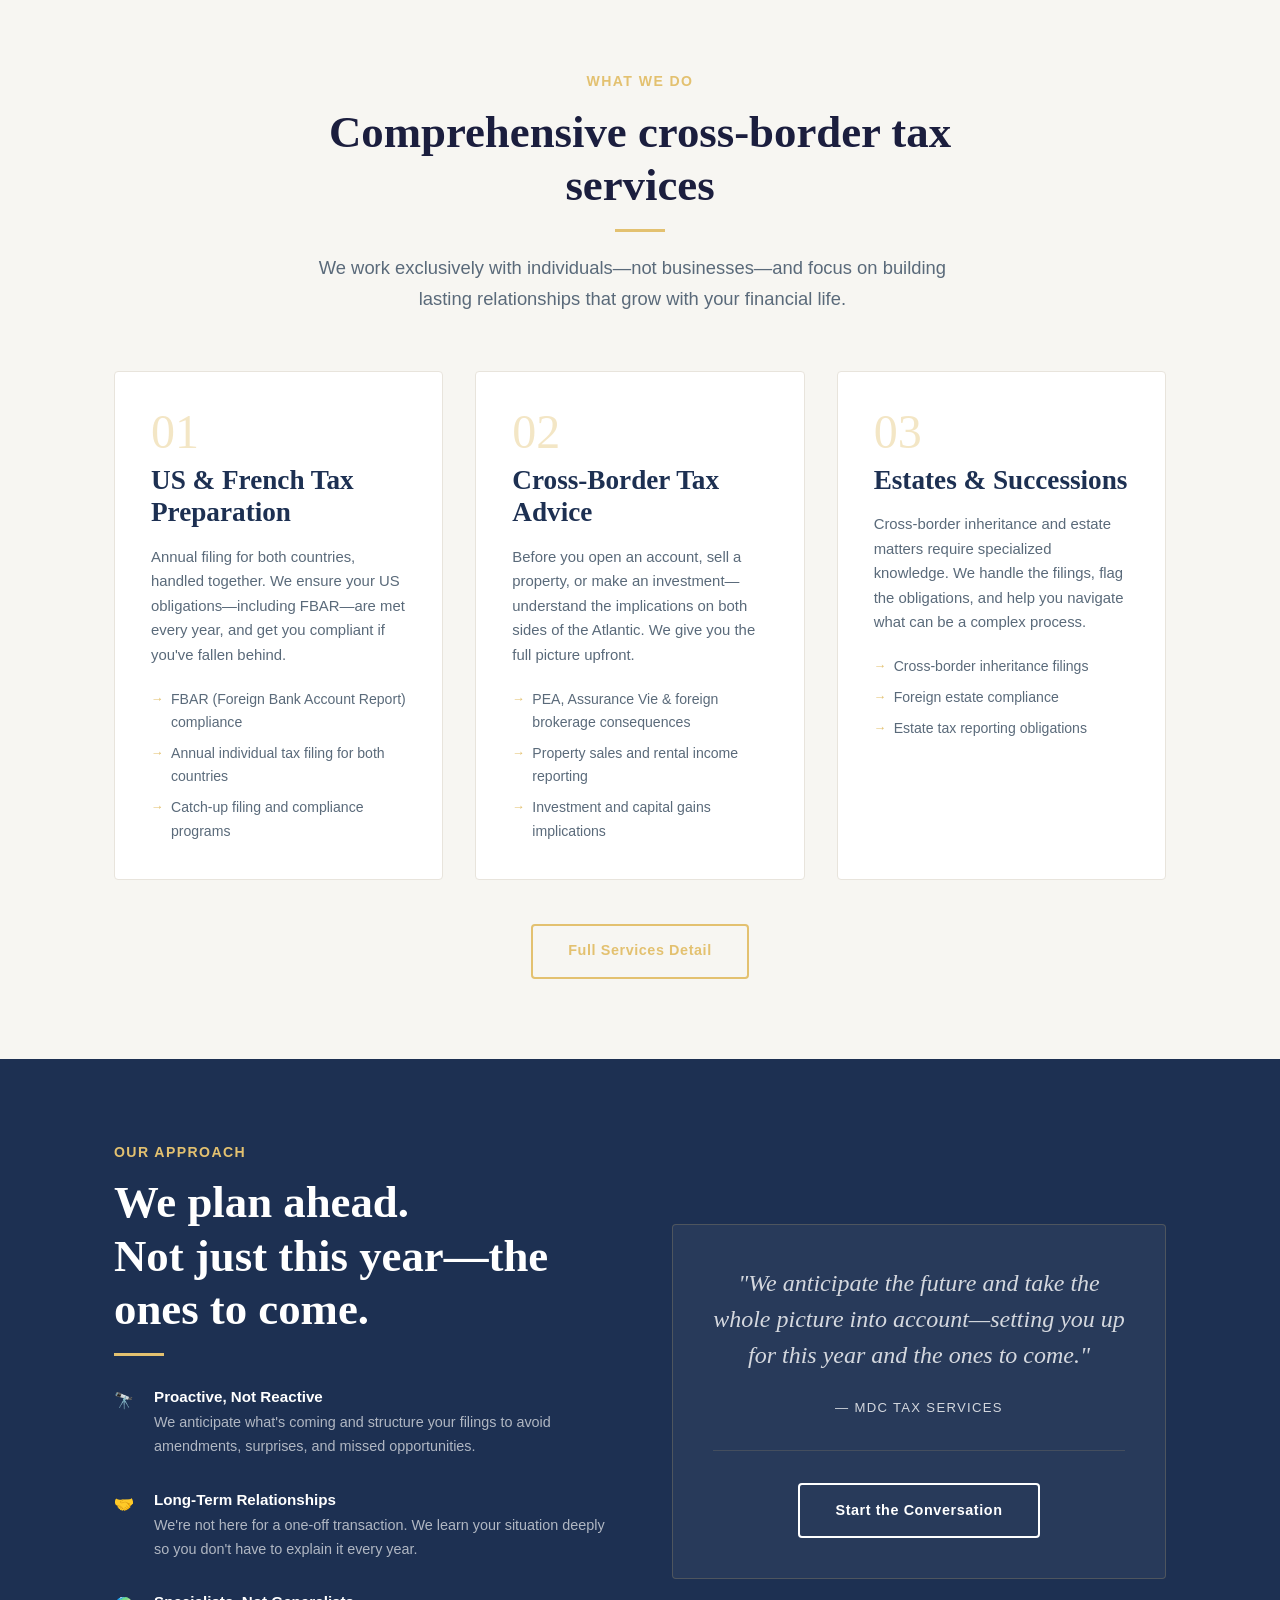
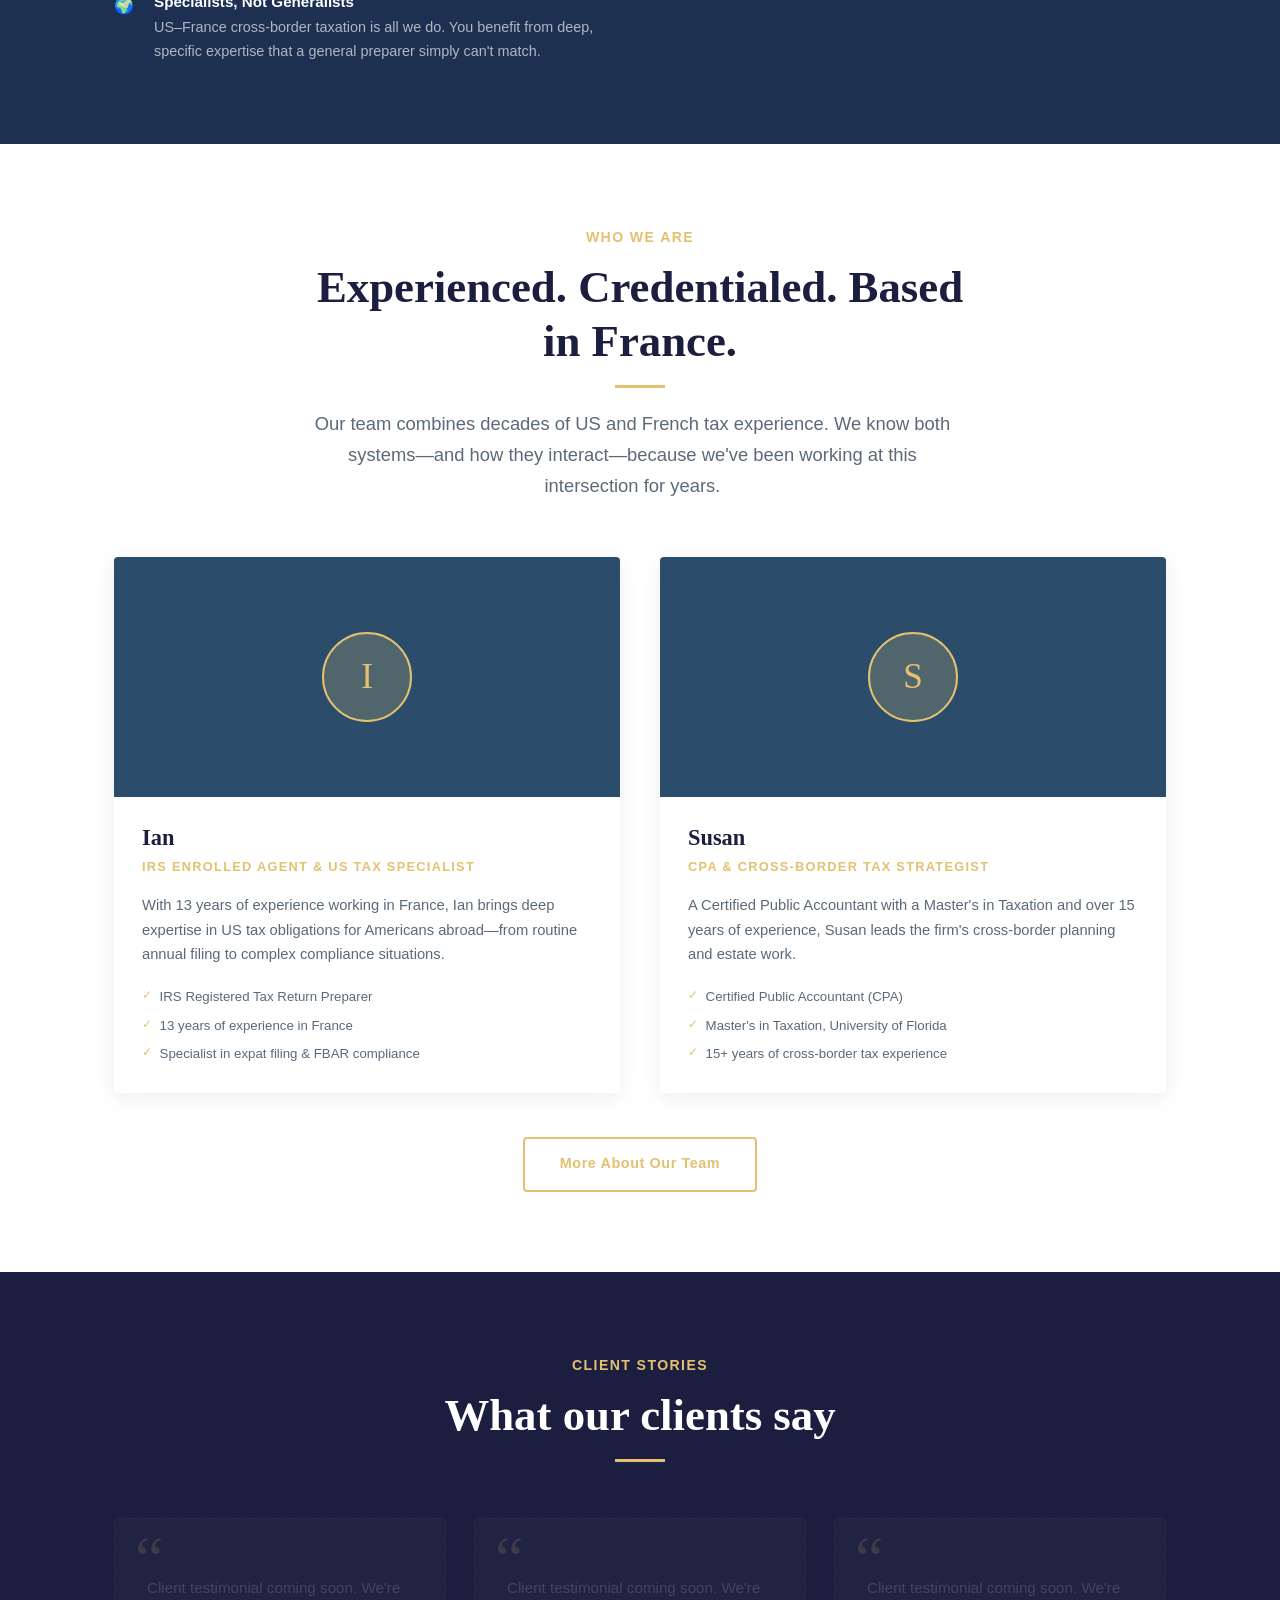
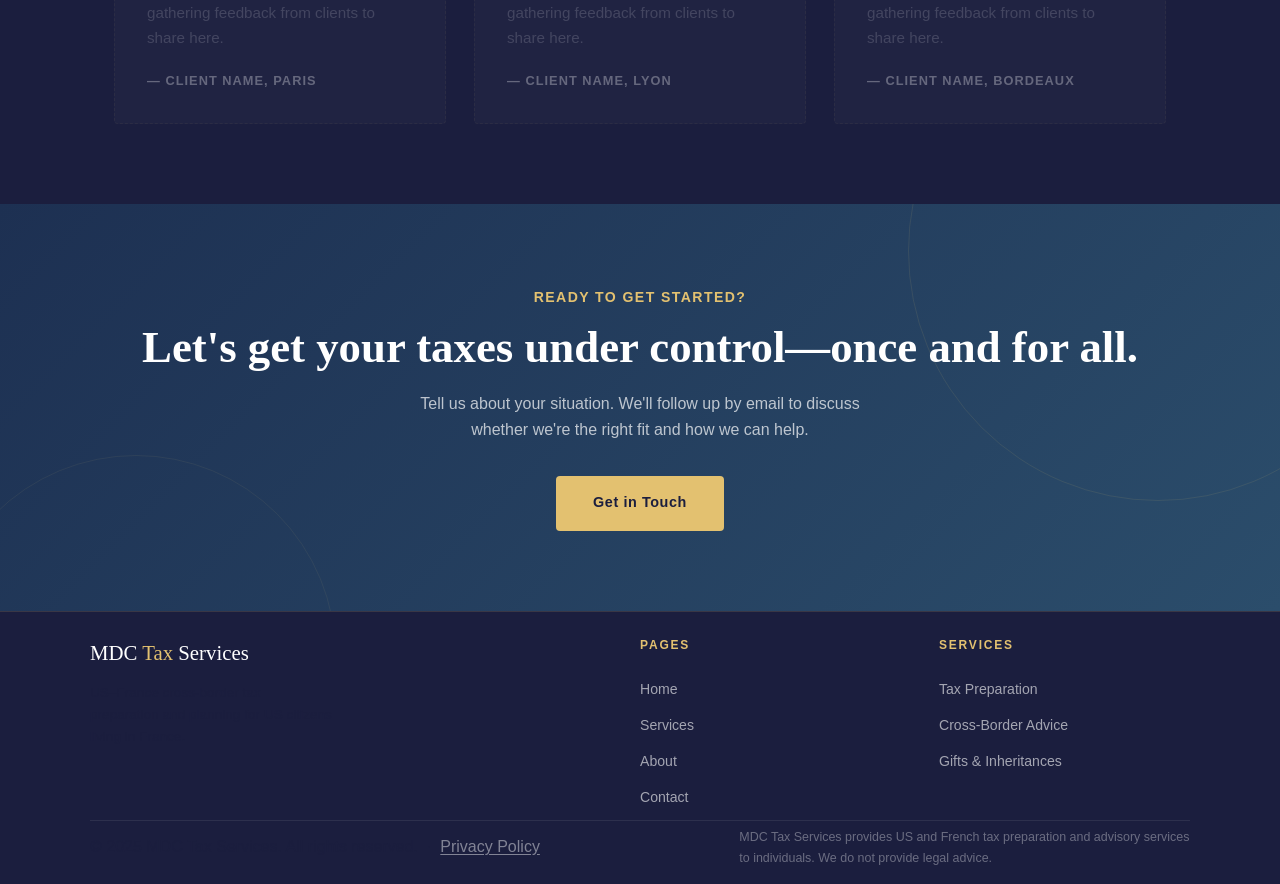
<file: indexA.html>
<!DOCTYPE html>
<html lang="en">
<head>
  <meta charset="UTF-8" />
  <meta name="viewport" content="width=device-width, initial-scale=1.0" />
  <title>MDC Tax Services — Option A: Credential Card</title>
  <link rel="stylesheet" href="css/style.css" />
  <style>
    /* Option A: Two-column hero with floating credential card on the right */
    .hero {
      align-items: center;
      padding: 100px 1.5rem 5rem;
    }

    .hero .container {
      max-width: var(--max-width);
      margin: 0 auto;
      width: 100%;
    }

    .hero__layout {
      display: grid;
      grid-template-columns: 1fr 420px;
      gap: 4rem;
      align-items: center;
      max-width: var(--max-width);
      margin: 0 auto;
      position: relative;
      z-index: 1;
    }

    .hero__content {
      max-width: none;
    }

    .hero__card {
      background: rgba(255, 255, 255, 0.05);
      border: 1px solid rgba(227, 193, 112, 0.3);
      border-radius: 4px;
      padding: 2.5rem;
      backdrop-filter: blur(4px);
    }

    .hero__card-label {
      font-size: 0.7rem;
      font-weight: 700;
      letter-spacing: 0.18em;
      text-transform: uppercase;
      color: var(--gold);
      margin-bottom: 1.75rem;
    }

    .hero__stat {
      padding: 1.25rem 0;
      border-bottom: 1px solid rgba(227, 193, 112, 0.15);
    }

    .hero__stat:first-of-type {
      padding-top: 0;
    }

    .hero__stat:last-of-type {
      border-bottom: none;
      padding-bottom: 0;
    }

    .hero__stat-value {
      font-family: 'Cormorant Garamond', serif;
      font-size: 2rem;
      font-weight: 600;
      color: var(--gold);
      line-height: 1;
      margin-bottom: 0.3rem;
    }

    .hero__stat-label {
      font-size: 0.82rem;
      color: rgba(255, 255, 255, 0.65);
      line-height: 1.4;
    }

    .hero__card-badge {
      display: flex;
      align-items: center;
      gap: 0.6rem;
      margin-top: 1.75rem;
      padding-top: 1.75rem;
      border-top: 1px solid rgba(227, 193, 112, 0.15);
    }

    .hero__card-badge-dot {
      width: 8px;
      height: 8px;
      border-radius: 50%;
      background: var(--gold);
      flex-shrink: 0;
    }

    .hero__card-badge p {
      font-size: 0.8rem;
      color: rgba(255, 255, 255, 0.5);
      max-width: none;
    }

    @media (max-width: 900px) {
      .hero__layout {
        grid-template-columns: 1fr;
      }
      .hero__card {
        display: none;
      }
    }
  </style>
</head>
<body>

  <!-- ── Navigation ─────────────────────────────────────────── -->
  <nav class="site-nav" aria-label="Main navigation">
    <a href="index.html" class="nav__logo">MDC <span>Tax</span> Services</a>
    <ul class="nav__links" id="navLinks" role="list">
      <li><a href="index.html" class="active">Home</a></li>
      <li><a href="services.html">Services</a></li>
      <li><a href="about.html">About</a></li>
      <li><a href="contact.html" class="btn btn--primary nav__cta">Get in Touch</a></li>
    </ul>
    <button class="nav__hamburger" id="hamburger" aria-label="Toggle navigation" aria-expanded="false">
      <span></span><span></span><span></span>
    </button>
  </nav>

  <!-- ── Hero: Option A — Credential Card ───────────────────── -->
  <section class="hero" aria-labelledby="hero-heading">
    <div class="hero__layout">

      <!-- Left: existing content -->
      <div class="hero__content">
        <span class="hero__eyebrow">US–France Cross-Border Tax Specialists</span>
        <h1 id="hero-heading">
          Your taxes in two countries.<br />
          <em>Handled with the whole picture in mind.</em>
        </h1>
        <p class="hero__sub">
          Living in France as a US citizen means navigating two tax systems, dozens of filing obligations, and real financial consequences if you get it wrong. We take care of all of it—and plan ahead so you're never caught off guard.
        </p>
        <div class="hero__actions">
          <a href="contact.html" class="btn btn--primary">Start the Conversation</a>
          <a href="services.html" class="btn btn--outline">See What We Do</a>
        </div>
      </div>

      <!-- Right: Credential card -->
      <aside class="hero__card" aria-label="Firm credentials">
        <p class="hero__card-label">Why MDC Tax Services</p>

        <div class="hero__stat">
          <p class="hero__stat-value">13+</p>
          <p class="hero__stat-label">Years working with US expats in France</p>
        </div>
        <div class="hero__stat">
          <p class="hero__stat-value">15+</p>
          <p class="hero__stat-label">Years of cross-border tax experience</p>
        </div>
        <div class="hero__stat">
          <p class="hero__stat-value">2</p>
          <p class="hero__stat-label">Jurisdictions handled together — US &amp; France</p>
        </div>
        <div class="hero__stat">
          <p class="hero__stat-value">IRS + CPA</p>
          <p class="hero__stat-label">Registered preparer and certified public accountant on staff</p>
        </div>

        <div class="hero__card-badge">
          <div class="hero__card-badge-dot"></div>
          <p>Individuals only — no businesses. Long-term relationships, not one-off filings.</p>
        </div>
      </aside>

    </div>
  </section>

  <!-- ── Pain Points ─────────────────────────────────────────── -->
  <section class="section section--dark" aria-labelledby="pain-heading">
    <div class="container">
      <div class="section__header">
        <span class="section__label">Sound Familiar?</span>
        <h2 id="pain-heading">You're not alone in feeling overwhelmed</h2>
        <div class="gold-rule"></div>
      </div>
      <div class="pain-grid">
        <div class="pain-card">
          <div class="pain-card__icon">⚠️</div>
          <h4>Fear of Penalties</h4>
          <p>You're not sure if you've been filing correctly—or at all—and the penalty exposure feels impossible to calculate.</p>
        </div>
        <div class="pain-card">
          <div class="pain-card__icon">🗂️</div>
          <h4>Two Systems, Zero Clarity</h4>
          <p>The US and France each have their own rules, and how they interact with each other is rarely obvious—even to professionals.</p>
        </div>
        <div class="pain-card">
          <div class="pain-card__icon">💼</div>
          <h4>Life Events Without Guidance</h4>
          <p>Opening an Assurance Vie. Selling a property. Receiving an inheritance. Every major decision has cross-border tax consequences.</p>
        </div>
        <div class="pain-card">
          <div class="pain-card__icon">🔄</div>
          <h4>Tired of Starting Over</h4>
          <p>Every year you explain your situation from scratch to someone who doesn't fully understand it—and still aren't confident in the result.</p>
        </div>
      </div>
    </div>
  </section>

  <!-- ── Services Overview ───────────────────────────────────── -->
  <section class="section section--tint" aria-labelledby="services-heading">
    <div class="container">
      <div class="section__header">
        <span class="section__label">What We Do</span>
        <h2 id="services-heading">Comprehensive cross-border tax services</h2>
        <div class="gold-rule"></div>
        <p class="lead" style="margin-top:1.25rem;">We work exclusively with individuals—not businesses—and focus on building lasting relationships that grow with your financial life.</p>
      </div>
      <div class="services-grid">
        <div class="service-card">
          <div class="service-card__number">01</div>
          <h3>US &amp; French Tax Preparation</h3>
          <p>Annual filing for both countries, handled together. We ensure your US obligations—including FBAR—are met every year, and get you compliant if you've fallen behind.</p>
          <ul class="service-card__list">
            <li>FBAR (Foreign Bank Account Report) compliance</li>
            <li>Annual individual tax filing for both countries</li>
            <li>Catch-up filing and compliance programs</li>
          </ul>
        </div>
        <div class="service-card">
          <div class="service-card__number">02</div>
          <h3>Cross-Border Tax Advice</h3>
          <p>Before you open an account, sell a property, or make an investment—understand the implications on both sides of the Atlantic. We give you the full picture upfront.</p>
          <ul class="service-card__list">
            <li>PEA, Assurance Vie &amp; foreign brokerage consequences</li>
            <li>Property sales and rental income reporting</li>
            <li>Investment and capital gains implications</li>
          </ul>
        </div>
        <div class="service-card">
          <div class="service-card__number">03</div>
          <h3>Estates &amp; Successions</h3>
          <p>Cross-border inheritance and estate matters require specialized knowledge. We handle the filings, flag the obligations, and help you navigate what can be a complex process.</p>
          <ul class="service-card__list">
            <li>Cross-border inheritance filings</li>
            <li>Foreign estate compliance</li>
            <li>Estate tax reporting obligations</li>
          </ul>
        </div>
      </div>
      <div style="text-align:center; margin-top:2.75rem;">
        <a href="services.html" class="btn btn--outline-gold">Full Services Detail</a>
      </div>
    </div>
  </section>

  <!-- ── Our Approach ────────────────────────────────────────── -->
  <section class="section section--navy" aria-labelledby="approach-heading">
    <div class="container">
      <div class="approach-grid">
        <div>
          <span class="section__label">Our Approach</span>
          <h2 id="approach-heading" style="color:var(--white); margin-bottom:0.5rem;">We plan ahead.<br />Not just this year—the ones to come.</h2>
          <div class="gold-rule gold-rule--left"></div>
          <div class="approach__points">
            <div class="approach__point">
              <div class="approach__point-icon">🔭</div>
              <div>
                <h4>Proactive, Not Reactive</h4>
                <p>We anticipate what's coming and structure your filings to avoid amendments, surprises, and missed opportunities.</p>
              </div>
            </div>
            <div class="approach__point">
              <div class="approach__point-icon">🤝</div>
              <div>
                <h4>Long-Term Relationships</h4>
                <p>We're not here for a one-off transaction. We learn your situation deeply so you don't have to explain it every year.</p>
              </div>
            </div>
            <div class="approach__point">
              <div class="approach__point-icon">🌍</div>
              <div>
                <h4>Specialists, Not Generalists</h4>
                <p>US–France cross-border taxation is all we do. You benefit from deep, specific expertise that a general preparer simply can't match.</p>
              </div>
            </div>
          </div>
        </div>
        <div class="approach__visual">
          <p class="approach__quote">"We anticipate the future and take the whole picture into account—setting you up for this year and the ones to come."</p>
          <p class="approach__quote-attr">— MDC Tax Services</p>
          <div style="margin-top:2rem; padding-top:2rem; border-top:1px solid rgba(227,193,112,0.15);">
            <a href="contact.html" class="btn btn--outline">Start the Conversation</a>
          </div>
        </div>
      </div>
    </div>
  </section>

  <!-- ── Team Credibility ────────────────────────────────────── -->
  <section class="section" aria-labelledby="team-heading">
    <div class="container">
      <div class="section__header">
        <span class="section__label">Who We Are</span>
        <h2 id="team-heading">Experienced. Credentialed. Based in France.</h2>
        <div class="gold-rule"></div>
        <p class="lead" style="margin-top:1.25rem;">Our team combines decades of US and French tax experience. We know both systems—and how they interact—because we've been working at this intersection for years.</p>
      </div>
      <div class="team-grid">
        <div class="team-card">
          <div class="team-card__photo"><div class="team-card__photo-placeholder">I</div></div>
          <div class="team-card__body">
            <h3 class="team-card__name">Ian</h3>
            <p class="team-card__title">IRS Enrolled Agent &amp; US Tax Specialist</p>
            <p class="team-card__bio">With 13 years of experience working in France, Ian brings deep expertise in US tax obligations for Americans abroad—from routine annual filing to complex compliance situations.</p>
            <ul class="team-card__credentials">
              <li>IRS Registered Tax Return Preparer</li>
              <li>13 years of experience in France</li>
              <li>Specialist in expat filing &amp; FBAR compliance</li>
            </ul>
          </div>
        </div>
        <div class="team-card">
          <div class="team-card__photo"><div class="team-card__photo-placeholder">S</div></div>
          <div class="team-card__body">
            <h3 class="team-card__name">Susan</h3>
            <p class="team-card__title">CPA &amp; Cross-Border Tax Strategist</p>
            <p class="team-card__bio">A Certified Public Accountant with a Master's in Taxation and over 15 years of experience, Susan leads the firm's cross-border planning and estate work.</p>
            <ul class="team-card__credentials">
              <li>Certified Public Accountant (CPA)</li>
              <li>Master's in Taxation, University of Florida</li>
              <li>15+ years of cross-border tax experience</li>
            </ul>
          </div>
        </div>
      </div>
      <div style="text-align:center; margin-top:2.75rem;">
        <a href="about.html" class="btn btn--outline-gold">More About Our Team</a>
      </div>
    </div>
  </section>

  <!-- ── Testimonials ────────────────────────────────────────── -->
  <section class="section section--dark" aria-labelledby="testimonials-heading">
    <div class="container">
      <div class="section__header">
        <span class="section__label">Client Stories</span>
        <h2 id="testimonials-heading">What our clients say</h2>
        <div class="gold-rule"></div>
      </div>
      <div class="testimonials-grid">
        <div class="testimonial-card testimonial-card--placeholder">
          <p class="testimonial-card__text">Client testimonial coming soon. We're gathering feedback from clients to share here.</p>
          <p class="testimonial-card__author">— Client Name, Paris</p>
        </div>
        <div class="testimonial-card testimonial-card--placeholder">
          <p class="testimonial-card__text">Client testimonial coming soon. We're gathering feedback from clients to share here.</p>
          <p class="testimonial-card__author">— Client Name, Lyon</p>
        </div>
        <div class="testimonial-card testimonial-card--placeholder">
          <p class="testimonial-card__text">Client testimonial coming soon. We're gathering feedback from clients to share here.</p>
          <p class="testimonial-card__author">— Client Name, Bordeaux</p>
        </div>
      </div>
    </div>
  </section>

  <!-- ── CTA Banner ──────────────────────────────────────────── -->
  <section class="cta-banner" aria-labelledby="cta-heading">
    <div class="container">
      <span class="section__label">Ready to Get Started?</span>
      <h2 id="cta-heading">Let's get your taxes under control—once and for all.</h2>
      <p>Tell us about your situation. We'll follow up by email to discuss whether we're the right fit and how we can help.</p>
      <a href="contact.html" class="btn btn--primary">Get in Touch</a>
    </div>
  </section>

  <!-- ── Footer ─────────────────────────────────────────────── -->
  <footer class="site-footer" aria-label="Site footer">
    <div class="footer__inner">
      <div>
        <p class="footer__brand-name">MDC <span>Tax</span> Services</p>
        <p class="footer__tagline">US–France cross-border tax preparation and planning for US citizens living in France.</p>
      </div>
      <div>
        <p class="footer__heading">Pages</p>
        <ul class="footer__links">
          <li><a href="index.html">Home</a></li>
          <li><a href="services.html">Services</a></li>
          <li><a href="about.html">About</a></li>
          <li><a href="contact.html">Contact</a></li>
        </ul>
      </div>
      <div>
        <p class="footer__heading">Services</p>
        <ul class="footer__links">
          <li><a href="services.html#tax-prep">Tax Preparation</a></li>
          <li><a href="services.html#advice">Cross-Border Advice</a></li>
          <li><a href="services.html#estates">Gifts &amp; Inheritances</a></li>
        </ul>
      </div>
    </div>
    <div class="footer__bottom">
      <p>&copy; 2025 MDC Tax Services. All rights reserved. &nbsp;&middot;&nbsp; <a href="privacy_policy.html" style="color:rgba(255,255,255,0.45); text-decoration:underline; text-underline-offset:2px;">Privacy Policy</a></p>
      <p class="footer__disclaimer">MDC Tax Services provides US and French tax preparation and advisory services to individuals. We do not provide legal advice.</p>
    </div>
  </footer>

  <script src="js/main.js"></script>
</body>
</html>
</file>
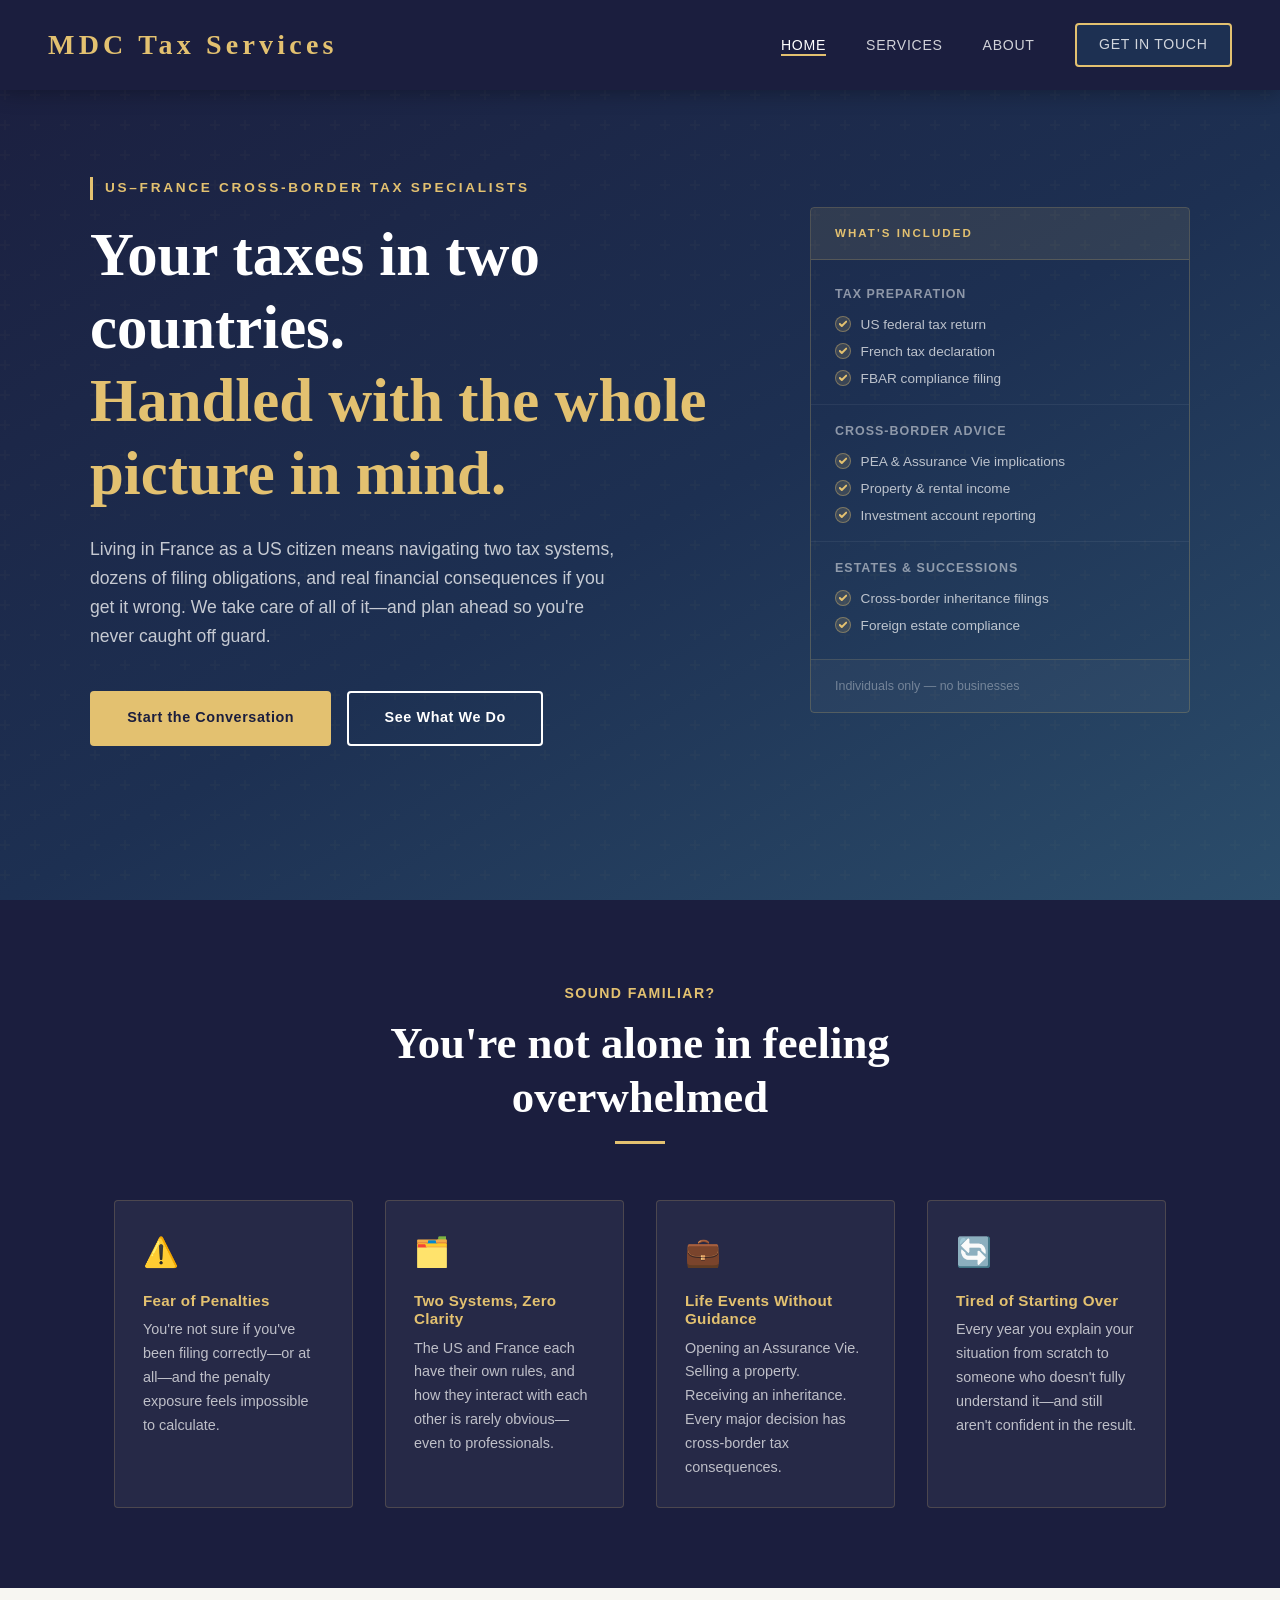
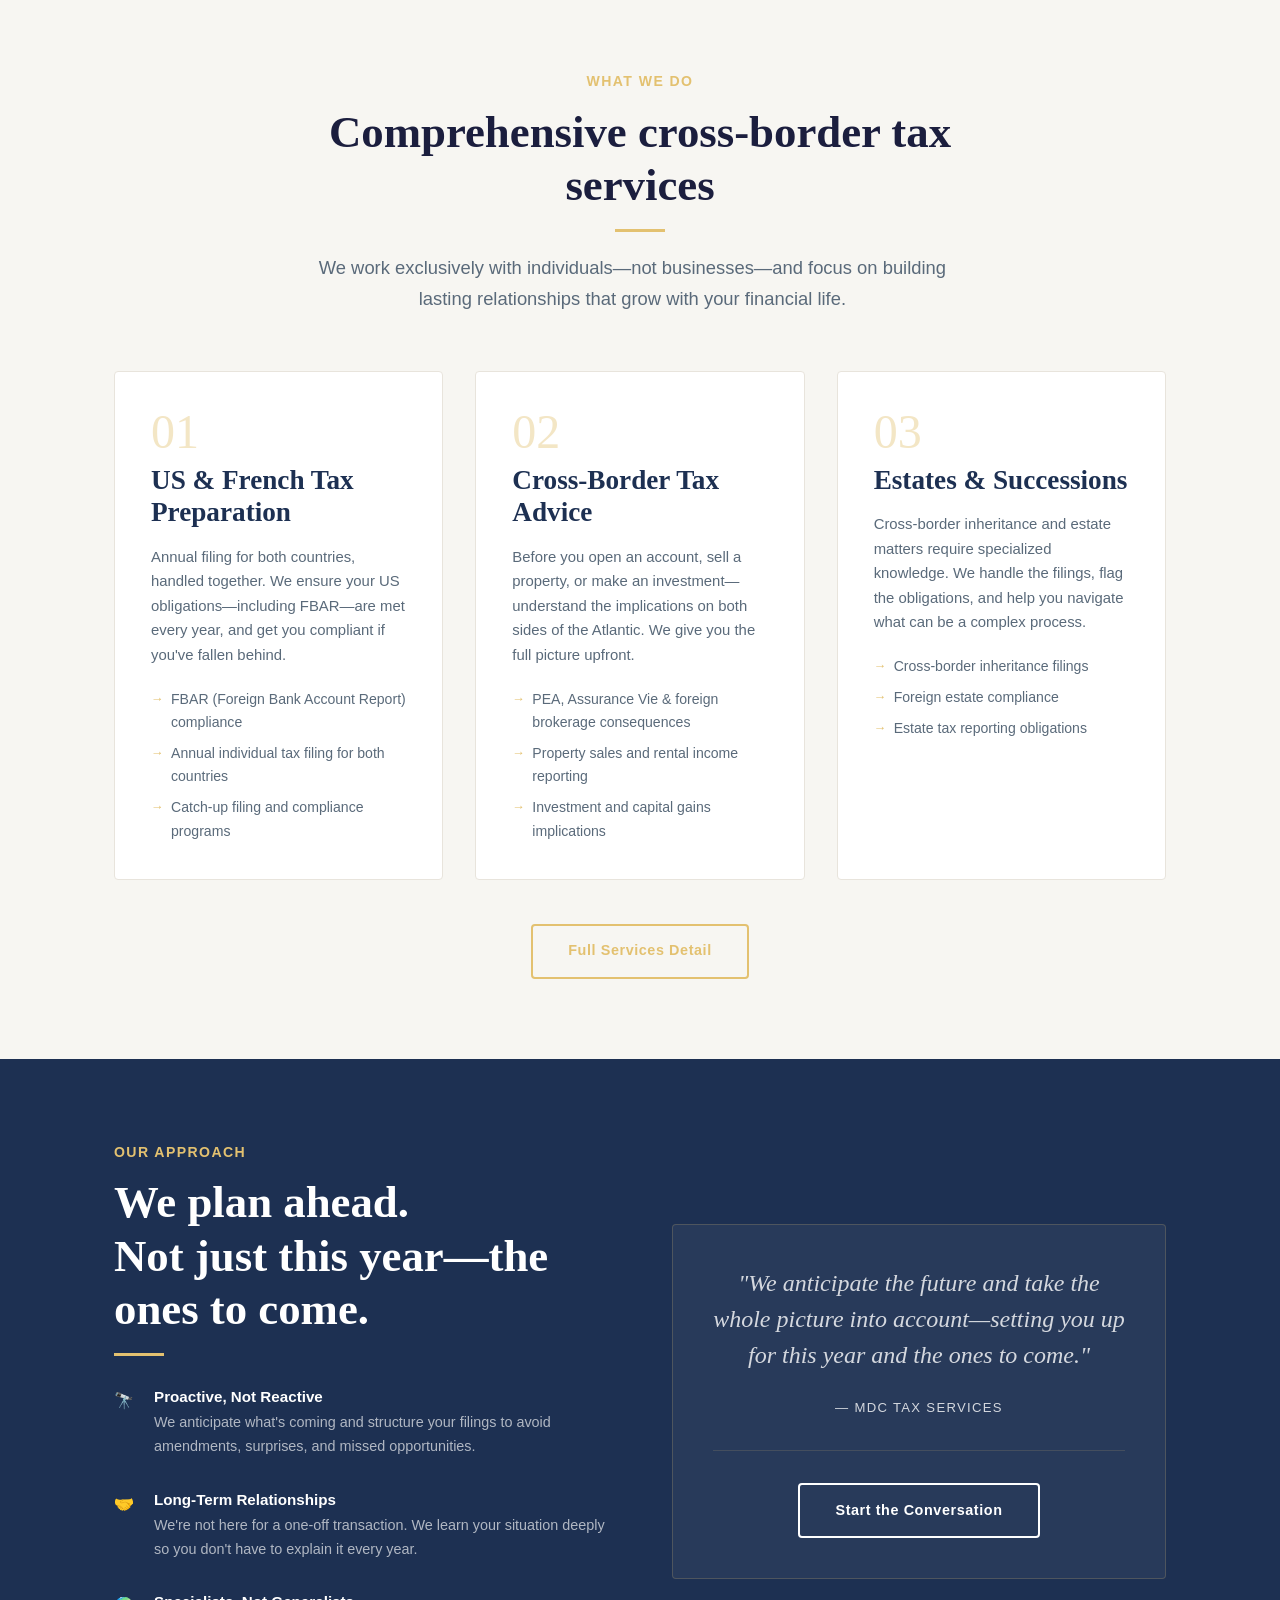
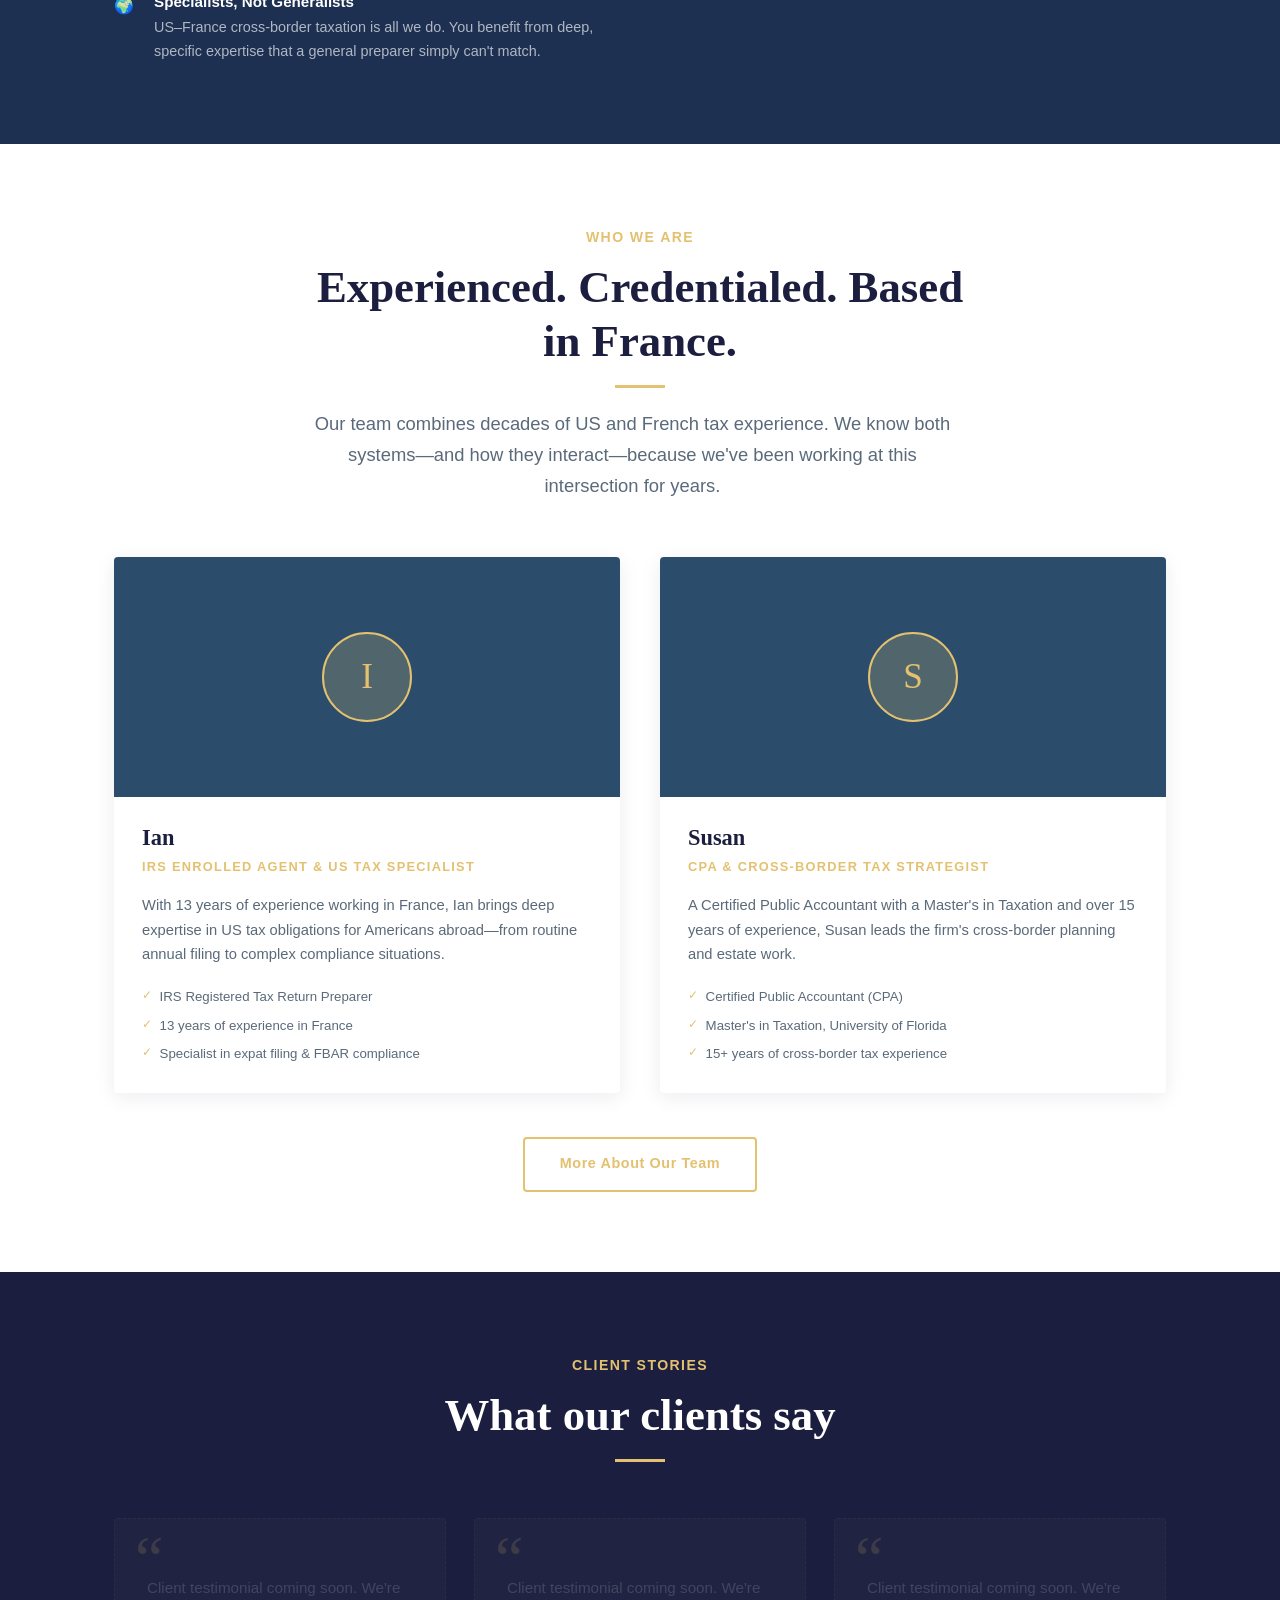
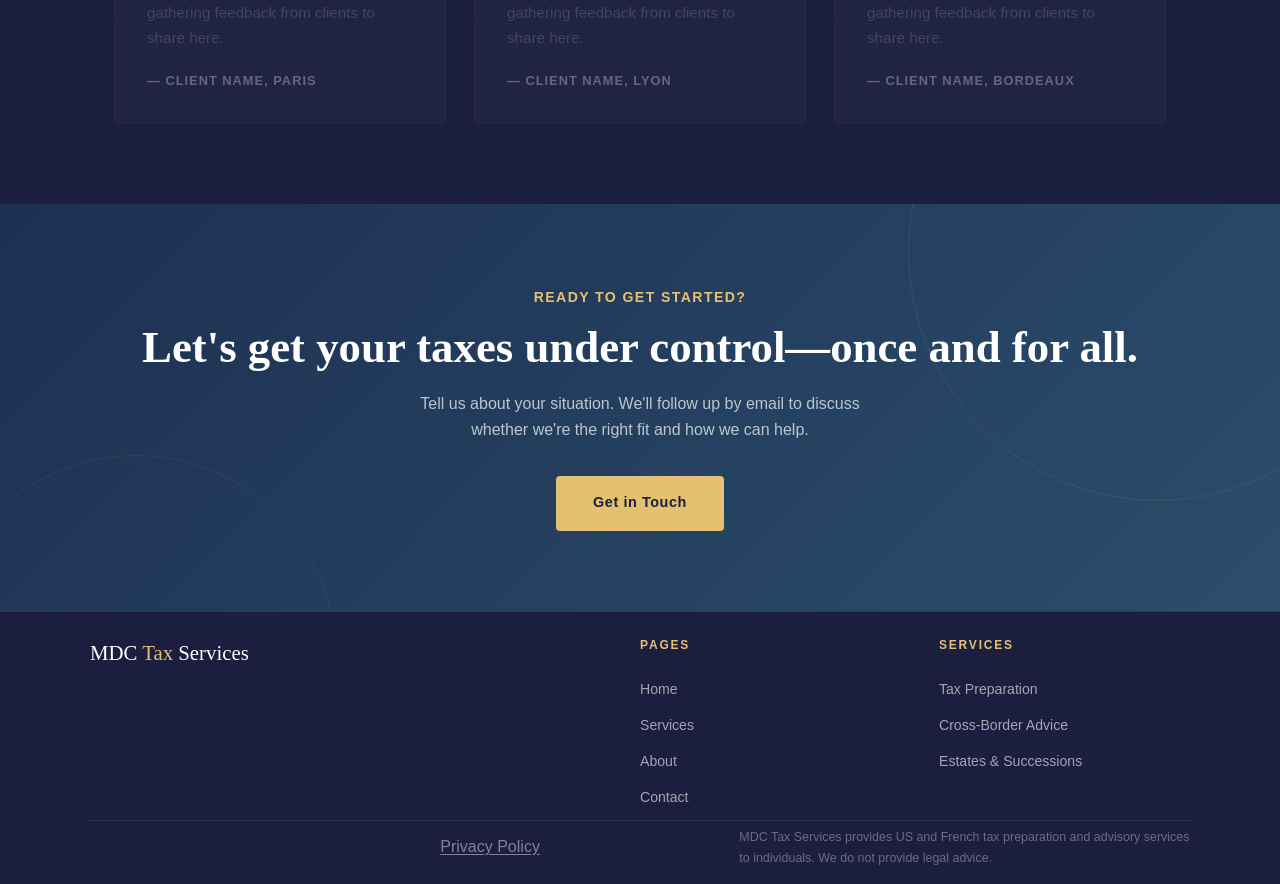
<file: indexC.html>
<!DOCTYPE html>
<html lang="en">
<head>
  <meta charset="UTF-8" />
  <meta name="viewport" content="width=device-width, initial-scale=1.0" />
  <title>MDC Tax Services — Option C: Services Checklist</title>
  <link rel="preconnect" href="https://fonts.googleapis.com" />
  <link rel="preconnect" href="https://fonts.gstatic.com" crossorigin />
  <link href="https://fonts.googleapis.com/css2?family=Cormorant+Garamond:ital,wght@0,400;0,600;1,400&family=Inter:wght@400;500;600&display=swap" rel="stylesheet" />
  <link rel="stylesheet" href="css/style.css" />
  <style>
    /* Option C: Two-column hero with a "what's included" checklist box on the right */
    .hero {
      padding: 100px 1.5rem 5rem;
    }

    .hero__layout {
      display: grid;
      grid-template-columns: 1fr 380px;
      gap: 4rem;
      align-items: center;
      max-width: var(--max-width);
      margin: 0 auto;
      position: relative;
      z-index: 1;
    }

    .hero__content {
      max-width: none;
    }

    .hero__checklist {
      border: 1px solid rgba(227, 193, 112, 0.25);
      border-radius: 4px;
      overflow: hidden;
    }

    .hero__checklist-header {
      background: rgba(227, 193, 112, 0.1);
      border-bottom: 1px solid rgba(227, 193, 112, 0.2);
      padding: 1rem 1.5rem;
    }

    .hero__checklist-header p {
      font-size: 0.72rem;
      font-weight: 700;
      letter-spacing: 0.18em;
      text-transform: uppercase;
      color: var(--gold);
      max-width: none;
    }

    .hero__checklist-body {
      padding: 0.5rem 0;
    }

    .hero__check-group {
      padding: 1rem 1.5rem;
      border-bottom: 1px solid rgba(255, 255, 255, 0.06);
    }

    .hero__check-group:last-child {
      border-bottom: none;
    }

    .hero__check-group-title {
      font-size: 0.78rem;
      font-weight: 600;
      letter-spacing: 0.08em;
      text-transform: uppercase;
      color: rgba(255, 255, 255, 0.5);
      margin-bottom: 0.65rem;
    }

    .hero__check-items {
      display: flex;
      flex-direction: column;
      gap: 0.5rem;
    }

    .hero__check-item {
      display: flex;
      align-items: flex-start;
      gap: 0.6rem;
    }

    .hero__check-item-mark {
      flex-shrink: 0;
      width: 16px;
      height: 16px;
      border-radius: 50%;
      background: rgba(227, 193, 112, 0.15);
      border: 1px solid rgba(227, 193, 112, 0.4);
      display: flex;
      align-items: center;
      justify-content: center;
      margin-top: 1px;
    }

    .hero__check-item-mark svg {
      width: 8px;
      height: 8px;
      stroke: var(--gold);
      fill: none;
      stroke-width: 2.5;
      stroke-linecap: round;
      stroke-linejoin: round;
    }

    .hero__check-item p {
      font-size: 0.85rem;
      color: rgba(255, 255, 255, 0.7);
      line-height: 1.4;
      max-width: none;
    }

    .hero__checklist-footer {
      background: rgba(255, 255, 255, 0.03);
      border-top: 1px solid rgba(227, 193, 112, 0.15);
      padding: 1rem 1.5rem;
      display: flex;
      align-items: center;
      gap: 0.5rem;
    }

    .hero__checklist-footer p {
      font-size: 0.78rem;
      color: rgba(255, 255, 255, 0.35);
      max-width: none;
    }

    @media (max-width: 900px) {
      .hero__layout {
        grid-template-columns: 1fr;
      }
      .hero__checklist {
        display: none;
      }
    }
  </style>
</head>
<body>

  <!-- ── Navigation ─────────────────────────────────────────── -->
  <nav class="site-nav" aria-label="Main navigation">
    <a href="index.html" class="nav__logo">MDC <span>Tax</span> Services</a>
    <ul class="nav__links" id="navLinks" role="list">
      <li><a href="index.html" class="active">Home</a></li>
      <li><a href="services.html">Services</a></li>
      <li><a href="about.html">About</a></li>
      <li><a href="contact.html" class="btn btn--primary nav__cta">Get in Touch</a></li>
    </ul>
    <button class="nav__hamburger" id="hamburger" aria-label="Toggle navigation" aria-expanded="false">
      <span></span><span></span><span></span>
    </button>
  </nav>

  <!-- ── Hero: Option C — Services Checklist ────────────────── -->
  <section class="hero" aria-labelledby="hero-heading">
    <div class="hero__layout">

      <!-- Left: existing content -->
      <div class="hero__content">
        <span class="hero__eyebrow">US–France Cross-Border Tax Specialists</span>
        <h1 id="hero-heading">
          Your taxes in two countries.<br />
          <em>Handled with the whole picture in mind.</em>
        </h1>
        <p class="hero__sub">
          Living in France as a US citizen means navigating two tax systems, dozens of filing obligations, and real financial consequences if you get it wrong. We take care of all of it—and plan ahead so you're never caught off guard.
        </p>
        <div class="hero__actions">
          <a href="contact.html" class="btn btn--primary">Start the Conversation</a>
          <a href="services.html" class="btn btn--outline">See What We Do</a>
        </div>
      </div>

      <!-- Right: services checklist -->
      <aside class="hero__checklist" aria-label="Services included">
        <div class="hero__checklist-header">
          <p>What's included</p>
        </div>
        <div class="hero__checklist-body">

          <div class="hero__check-group">
            <p class="hero__check-group-title">Tax Preparation</p>
            <div class="hero__check-items">
              <div class="hero__check-item">
                <div class="hero__check-item-mark">
                  <svg viewBox="0 0 10 8"><polyline points="1,4 3.5,6.5 9,1"/></svg>
                </div>
                <p>US federal tax return</p>
              </div>
              <div class="hero__check-item">
                <div class="hero__check-item-mark">
                  <svg viewBox="0 0 10 8"><polyline points="1,4 3.5,6.5 9,1"/></svg>
                </div>
                <p>French tax declaration</p>
              </div>
              <div class="hero__check-item">
                <div class="hero__check-item-mark">
                  <svg viewBox="0 0 10 8"><polyline points="1,4 3.5,6.5 9,1"/></svg>
                </div>
                <p>FBAR compliance filing</p>
              </div>
            </div>
          </div>

          <div class="hero__check-group">
            <p class="hero__check-group-title">Cross-Border Advice</p>
            <div class="hero__check-items">
              <div class="hero__check-item">
                <div class="hero__check-item-mark">
                  <svg viewBox="0 0 10 8"><polyline points="1,4 3.5,6.5 9,1"/></svg>
                </div>
                <p>PEA &amp; Assurance Vie implications</p>
              </div>
              <div class="hero__check-item">
                <div class="hero__check-item-mark">
                  <svg viewBox="0 0 10 8"><polyline points="1,4 3.5,6.5 9,1"/></svg>
                </div>
                <p>Property &amp; rental income</p>
              </div>
              <div class="hero__check-item">
                <div class="hero__check-item-mark">
                  <svg viewBox="0 0 10 8"><polyline points="1,4 3.5,6.5 9,1"/></svg>
                </div>
                <p>Investment account reporting</p>
              </div>
            </div>
          </div>

          <div class="hero__check-group">
            <p class="hero__check-group-title">Estates &amp; Successions</p>
            <div class="hero__check-items">
              <div class="hero__check-item">
                <div class="hero__check-item-mark">
                  <svg viewBox="0 0 10 8"><polyline points="1,4 3.5,6.5 9,1"/></svg>
                </div>
                <p>Cross-border inheritance filings</p>
              </div>
              <div class="hero__check-item">
                <div class="hero__check-item-mark">
                  <svg viewBox="0 0 10 8"><polyline points="1,4 3.5,6.5 9,1"/></svg>
                </div>
                <p>Foreign estate compliance</p>
              </div>
            </div>
          </div>

        </div>
        <div class="hero__checklist-footer">
          <p>Individuals only &mdash; no businesses</p>
        </div>
      </aside>

    </div>
  </section>

  <!-- ── Pain Points ─────────────────────────────────────────── -->
  <section class="section section--dark" aria-labelledby="pain-heading">
    <div class="container">
      <div class="section__header">
        <span class="section__label">Sound Familiar?</span>
        <h2 id="pain-heading">You're not alone in feeling overwhelmed</h2>
        <div class="gold-rule"></div>
      </div>
      <div class="pain-grid">
        <div class="pain-card">
          <div class="pain-card__icon">⚠️</div>
          <h4>Fear of Penalties</h4>
          <p>You're not sure if you've been filing correctly—or at all—and the penalty exposure feels impossible to calculate.</p>
        </div>
        <div class="pain-card">
          <div class="pain-card__icon">🗂️</div>
          <h4>Two Systems, Zero Clarity</h4>
          <p>The US and France each have their own rules, and how they interact with each other is rarely obvious—even to professionals.</p>
        </div>
        <div class="pain-card">
          <div class="pain-card__icon">💼</div>
          <h4>Life Events Without Guidance</h4>
          <p>Opening an Assurance Vie. Selling a property. Receiving an inheritance. Every major decision has cross-border tax consequences.</p>
        </div>
        <div class="pain-card">
          <div class="pain-card__icon">🔄</div>
          <h4>Tired of Starting Over</h4>
          <p>Every year you explain your situation from scratch to someone who doesn't fully understand it—and still aren't confident in the result.</p>
        </div>
      </div>
    </div>
  </section>

  <!-- ── Services Overview ───────────────────────────────────── -->
  <section class="section section--tint" aria-labelledby="services-heading">
    <div class="container">
      <div class="section__header">
        <span class="section__label">What We Do</span>
        <h2 id="services-heading">Comprehensive cross-border tax services</h2>
        <div class="gold-rule"></div>
        <p class="lead" style="margin-top:1.25rem;">We work exclusively with individuals—not businesses—and focus on building lasting relationships that grow with your financial life.</p>
      </div>
      <div class="services-grid">
        <div class="service-card">
          <div class="service-card__number">01</div>
          <h3>US &amp; French Tax Preparation</h3>
          <p>Annual filing for both countries, handled together. We ensure your US obligations—including FBAR—are met every year, and get you compliant if you've fallen behind.</p>
          <ul class="service-card__list">
            <li>FBAR (Foreign Bank Account Report) compliance</li>
            <li>Annual individual tax filing for both countries</li>
            <li>Catch-up filing and compliance programs</li>
          </ul>
        </div>
        <div class="service-card">
          <div class="service-card__number">02</div>
          <h3>Cross-Border Tax Advice</h3>
          <p>Before you open an account, sell a property, or make an investment—understand the implications on both sides of the Atlantic. We give you the full picture upfront.</p>
          <ul class="service-card__list">
            <li>PEA, Assurance Vie &amp; foreign brokerage consequences</li>
            <li>Property sales and rental income reporting</li>
            <li>Investment and capital gains implications</li>
          </ul>
        </div>
        <div class="service-card">
          <div class="service-card__number">03</div>
          <h3>Estates &amp; Successions</h3>
          <p>Cross-border inheritance and estate matters require specialized knowledge. We handle the filings, flag the obligations, and help you navigate what can be a complex process.</p>
          <ul class="service-card__list">
            <li>Cross-border inheritance filings</li>
            <li>Foreign estate compliance</li>
            <li>Estate tax reporting obligations</li>
          </ul>
        </div>
      </div>
      <div style="text-align:center; margin-top:2.75rem;">
        <a href="services.html" class="btn btn--outline-gold">Full Services Detail</a>
      </div>
    </div>
  </section>

  <!-- ── Our Approach ────────────────────────────────────────── -->
  <section class="section section--navy" aria-labelledby="approach-heading">
    <div class="container">
      <div class="approach-grid">
        <div>
          <span class="section__label">Our Approach</span>
          <h2 id="approach-heading" style="color:var(--white); margin-bottom:0.5rem;">We plan ahead.<br />Not just this year—the ones to come.</h2>
          <div class="gold-rule gold-rule--left"></div>
          <div class="approach__points">
            <div class="approach__point">
              <div class="approach__point-icon">🔭</div>
              <div>
                <h4>Proactive, Not Reactive</h4>
                <p>We anticipate what's coming and structure your filings to avoid amendments, surprises, and missed opportunities.</p>
              </div>
            </div>
            <div class="approach__point">
              <div class="approach__point-icon">🤝</div>
              <div>
                <h4>Long-Term Relationships</h4>
                <p>We're not here for a one-off transaction. We learn your situation deeply so you don't have to explain it every year.</p>
              </div>
            </div>
            <div class="approach__point">
              <div class="approach__point-icon">🌍</div>
              <div>
                <h4>Specialists, Not Generalists</h4>
                <p>US–France cross-border taxation is all we do. You benefit from deep, specific expertise that a general preparer simply can't match.</p>
              </div>
            </div>
          </div>
        </div>
        <div class="approach__visual">
          <p class="approach__quote">"We anticipate the future and take the whole picture into account—setting you up for this year and the ones to come."</p>
          <p class="approach__quote-attr">— MDC Tax Services</p>
          <div style="margin-top:2rem; padding-top:2rem; border-top:1px solid rgba(227,193,112,0.15);">
            <a href="contact.html" class="btn btn--outline">Start the Conversation</a>
          </div>
        </div>
      </div>
    </div>
  </section>

  <!-- ── Team Credibility ────────────────────────────────────── -->
  <section class="section" aria-labelledby="team-heading">
    <div class="container">
      <div class="section__header">
        <span class="section__label">Who We Are</span>
        <h2 id="team-heading">Experienced. Credentialed. Based in France.</h2>
        <div class="gold-rule"></div>
        <p class="lead" style="margin-top:1.25rem;">Our team combines decades of US and French tax experience. We know both systems—and how they interact—because we've been working at this intersection for years.</p>
      </div>
      <div class="team-grid">
        <div class="team-card">
          <div class="team-card__photo"><div class="team-card__photo-placeholder">I</div></div>
          <div class="team-card__body">
            <h3 class="team-card__name">Ian</h3>
            <p class="team-card__title">IRS Enrolled Agent &amp; US Tax Specialist</p>
            <p class="team-card__bio">With 13 years of experience working in France, Ian brings deep expertise in US tax obligations for Americans abroad—from routine annual filing to complex compliance situations.</p>
            <ul class="team-card__credentials">
              <li>IRS Registered Tax Return Preparer</li>
              <li>13 years of experience in France</li>
              <li>Specialist in expat filing &amp; FBAR compliance</li>
            </ul>
          </div>
        </div>
        <div class="team-card">
          <div class="team-card__photo"><div class="team-card__photo-placeholder">S</div></div>
          <div class="team-card__body">
            <h3 class="team-card__name">Susan</h3>
            <p class="team-card__title">CPA &amp; Cross-Border Tax Strategist</p>
            <p class="team-card__bio">A Certified Public Accountant with a Master's in Taxation and over 15 years of experience, Susan leads the firm's cross-border planning and estate work.</p>
            <ul class="team-card__credentials">
              <li>Certified Public Accountant (CPA)</li>
              <li>Master's in Taxation, University of Florida</li>
              <li>15+ years of cross-border tax experience</li>
            </ul>
          </div>
        </div>
      </div>
      <div style="text-align:center; margin-top:2.75rem;">
        <a href="about.html" class="btn btn--outline-gold">More About Our Team</a>
      </div>
    </div>
  </section>

  <!-- ── Testimonials ────────────────────────────────────────── -->
  <section class="section section--dark" aria-labelledby="testimonials-heading">
    <div class="container">
      <div class="section__header">
        <span class="section__label">Client Stories</span>
        <h2 id="testimonials-heading">What our clients say</h2>
        <div class="gold-rule"></div>
      </div>
      <div class="testimonials-grid">
        <div class="testimonial-card testimonial-card--placeholder">
          <p class="testimonial-card__text">Client testimonial coming soon. We're gathering feedback from clients to share here.</p>
          <p class="testimonial-card__author">— Client Name, Paris</p>
        </div>
        <div class="testimonial-card testimonial-card--placeholder">
          <p class="testimonial-card__text">Client testimonial coming soon. We're gathering feedback from clients to share here.</p>
          <p class="testimonial-card__author">— Client Name, Lyon</p>
        </div>
        <div class="testimonial-card testimonial-card--placeholder">
          <p class="testimonial-card__text">Client testimonial coming soon. We're gathering feedback from clients to share here.</p>
          <p class="testimonial-card__author">— Client Name, Bordeaux</p>
        </div>
      </div>
    </div>
  </section>

  <!-- ── CTA Banner ──────────────────────────────────────────── -->
  <section class="cta-banner" aria-labelledby="cta-heading">
    <div class="container">
      <span class="section__label">Ready to Get Started?</span>
      <h2 id="cta-heading">Let's get your taxes under control—once and for all.</h2>
      <p>Tell us about your situation. We'll follow up by email to discuss whether we're the right fit and how we can help.</p>
      <a href="contact.html" class="btn btn--primary">Get in Touch</a>
    </div>
  </section>

  <!-- ── Footer ─────────────────────────────────────────────── -->
  <footer class="site-footer" aria-label="Site footer">
    <div class="footer__inner">
      <div>
        <p class="footer__brand-name">MDC <span>Tax</span> Services</p>
        <p class="footer__tagline">US–France cross-border tax preparation and planning for US citizens living in France.</p>
      </div>
      <div>
        <p class="footer__heading">Pages</p>
        <ul class="footer__links">
          <li><a href="index.html">Home</a></li>
          <li><a href="services.html">Services</a></li>
          <li><a href="about.html">About</a></li>
          <li><a href="contact.html">Contact</a></li>
        </ul>
      </div>
      <div>
        <p class="footer__heading">Services</p>
        <ul class="footer__links">
          <li><a href="services.html#tax-prep">Tax Preparation</a></li>
          <li><a href="services.html#advice">Cross-Border Advice</a></li>
          <li><a href="services.html#estates">Estates &amp; Successions</a></li>
        </ul>
      </div>
    </div>
    <div class="footer__bottom">
      <p>&copy; 2025 MDC Tax Services. All rights reserved. &nbsp;&middot;&nbsp; <a href="privacy_policy.html" style="color:rgba(255,255,255,0.45); text-decoration:underline; text-underline-offset:2px;">Privacy Policy</a></p>
      <p class="footer__disclaimer">MDC Tax Services provides US and French tax preparation and advisory services to individuals. We do not provide legal advice.</p>
    </div>
  </footer>

  <script src="js/main.js"></script>
</body>
</html>
</file>
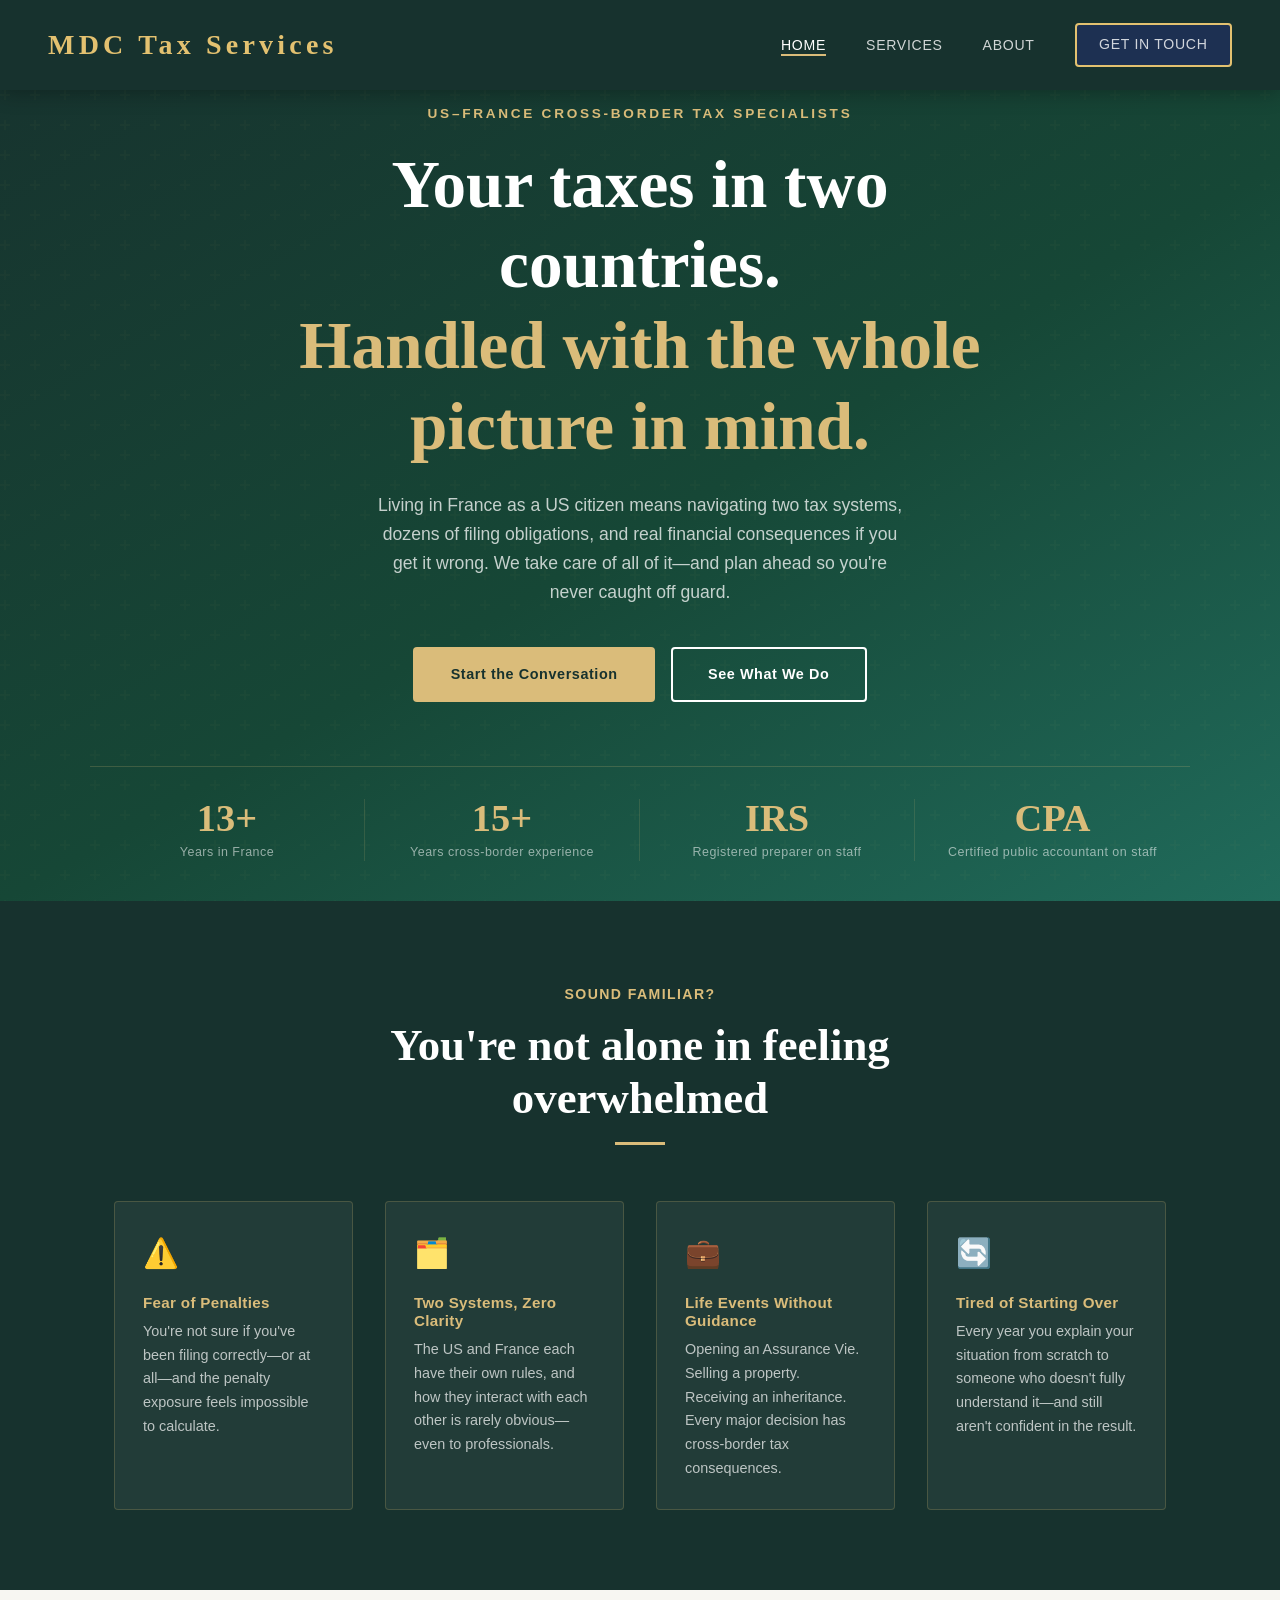
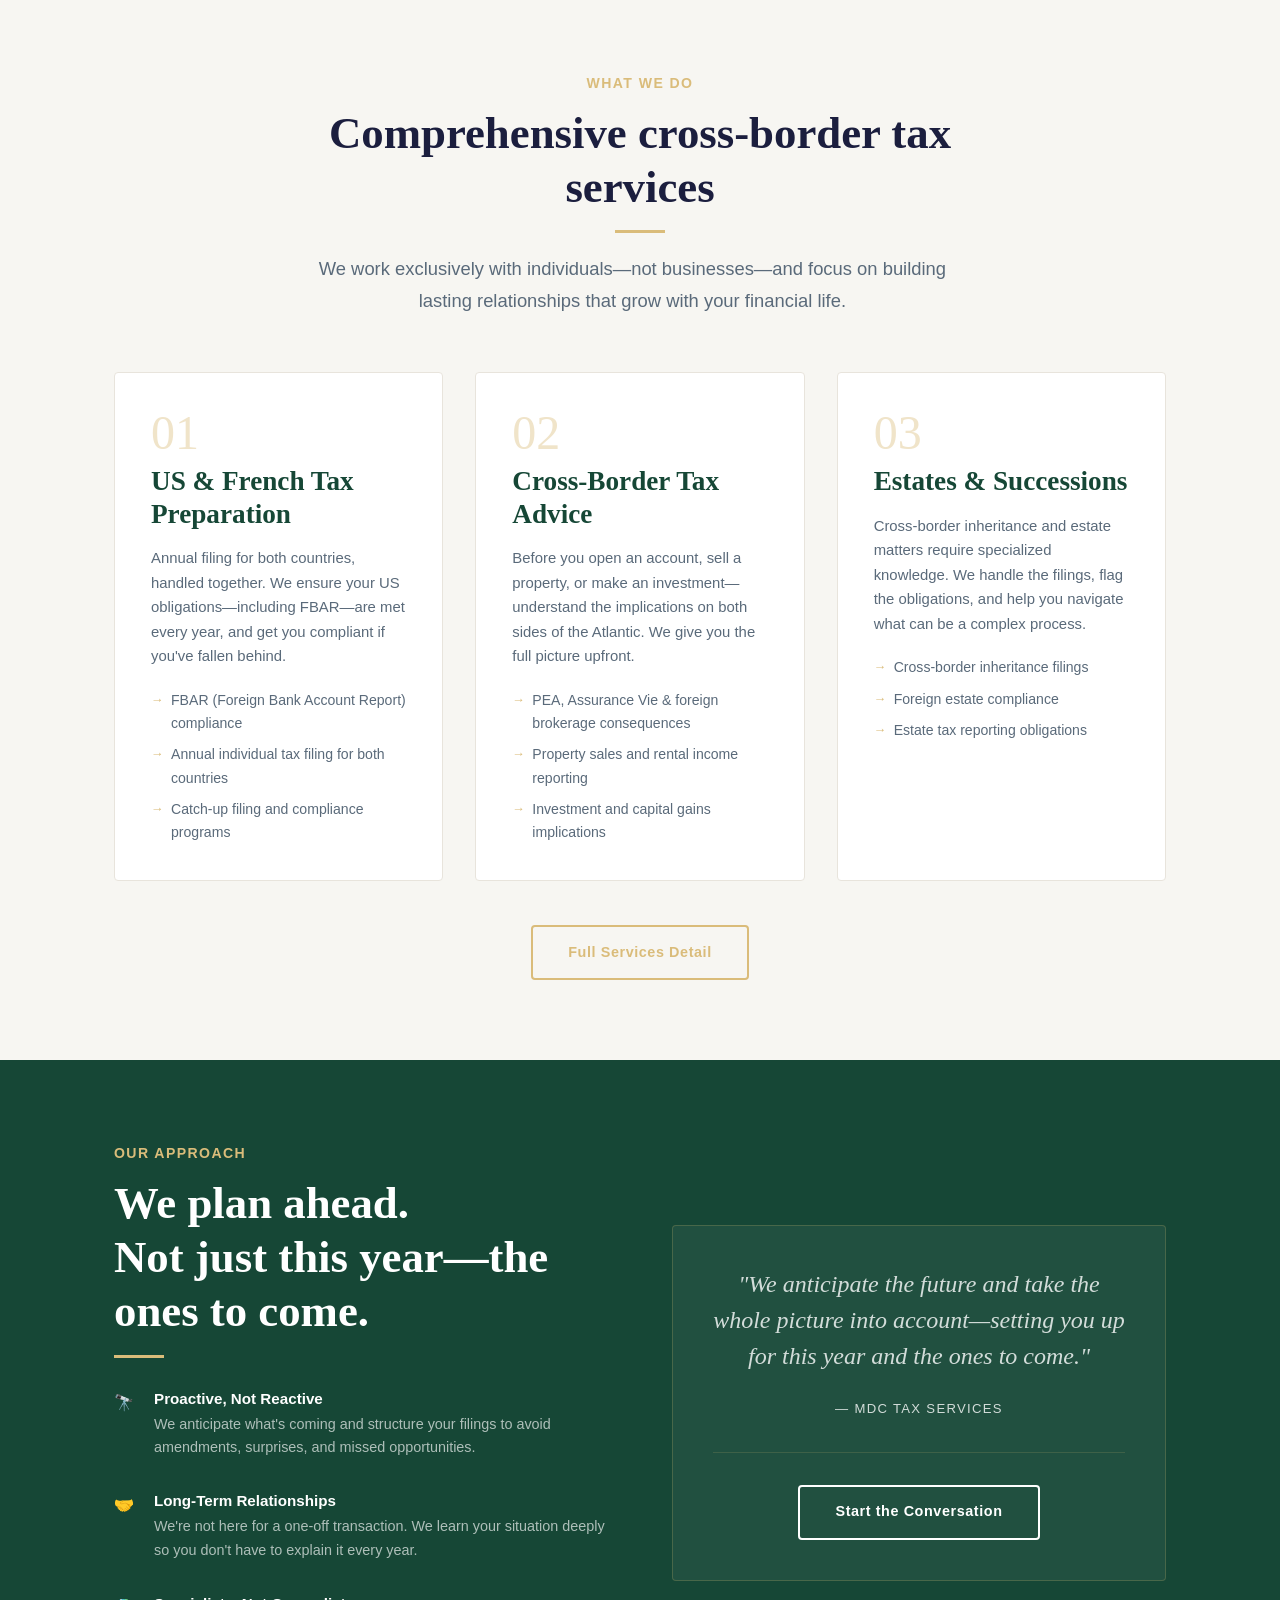
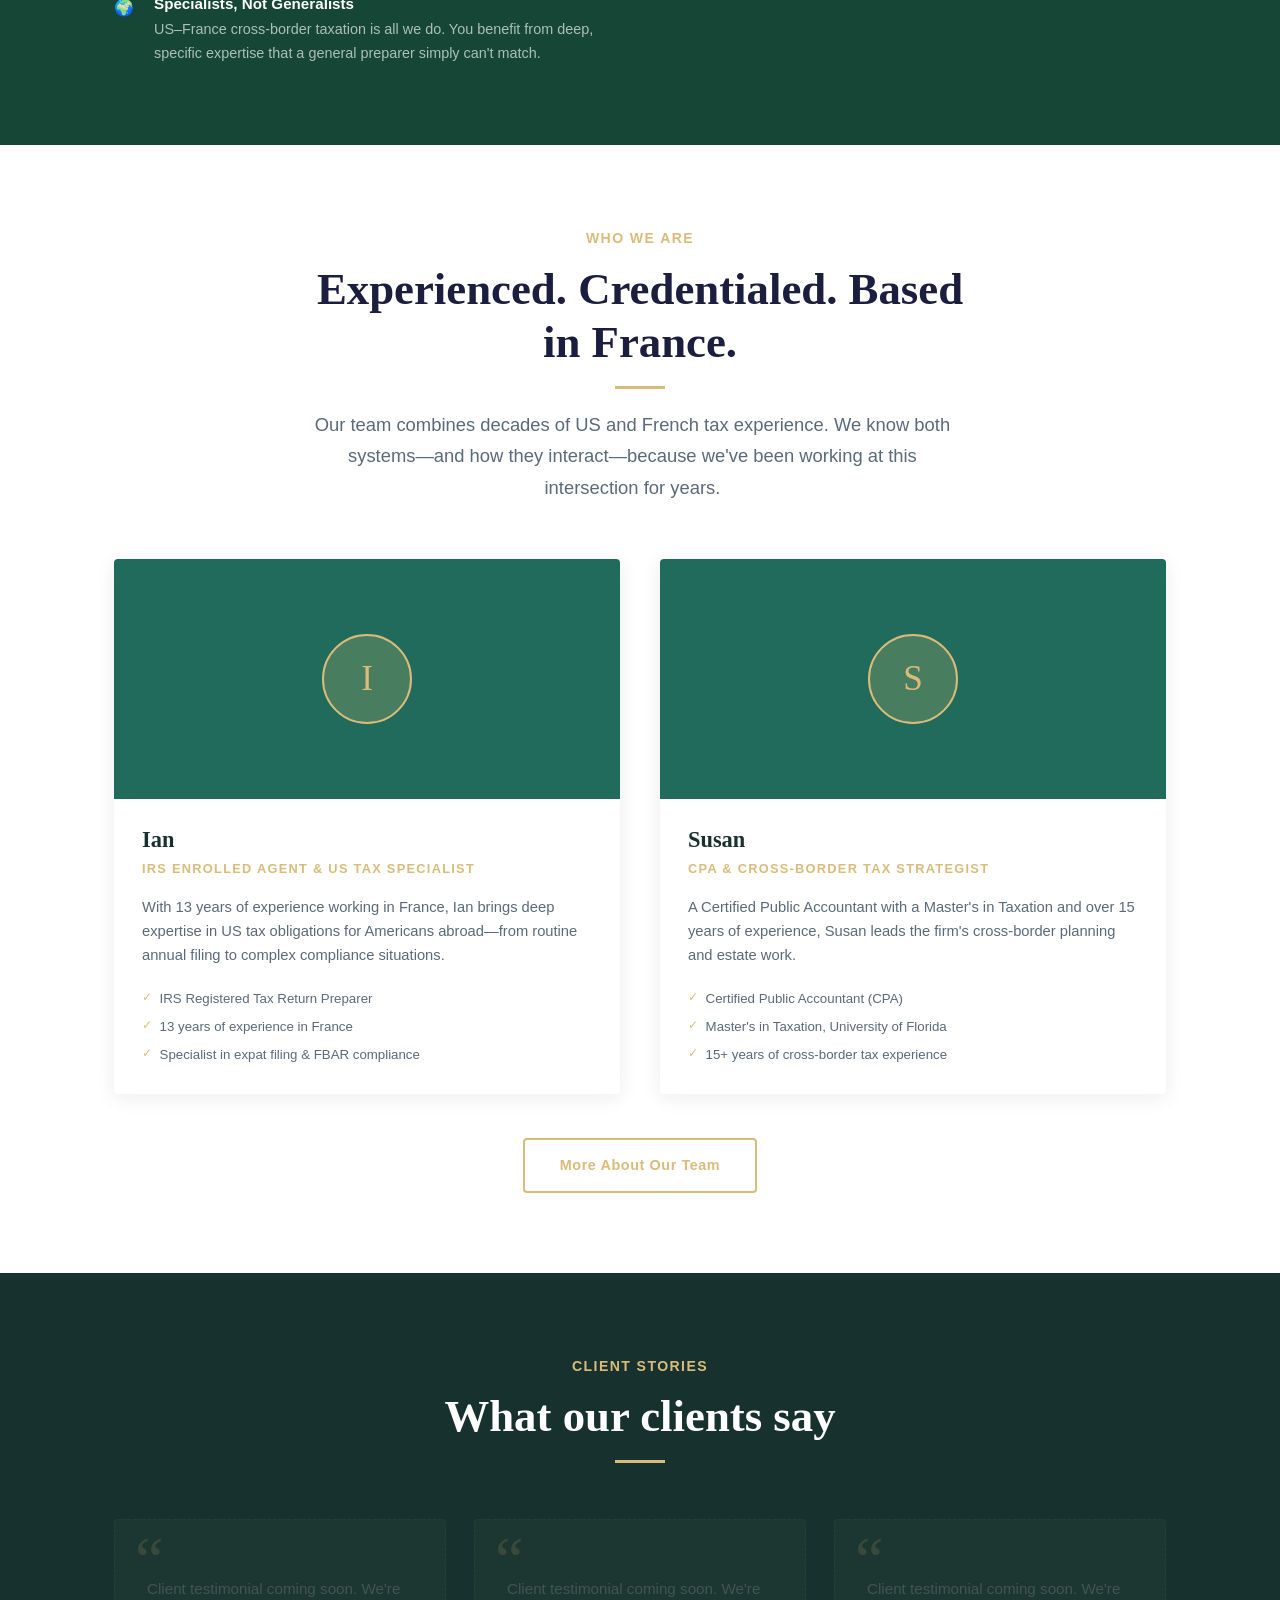
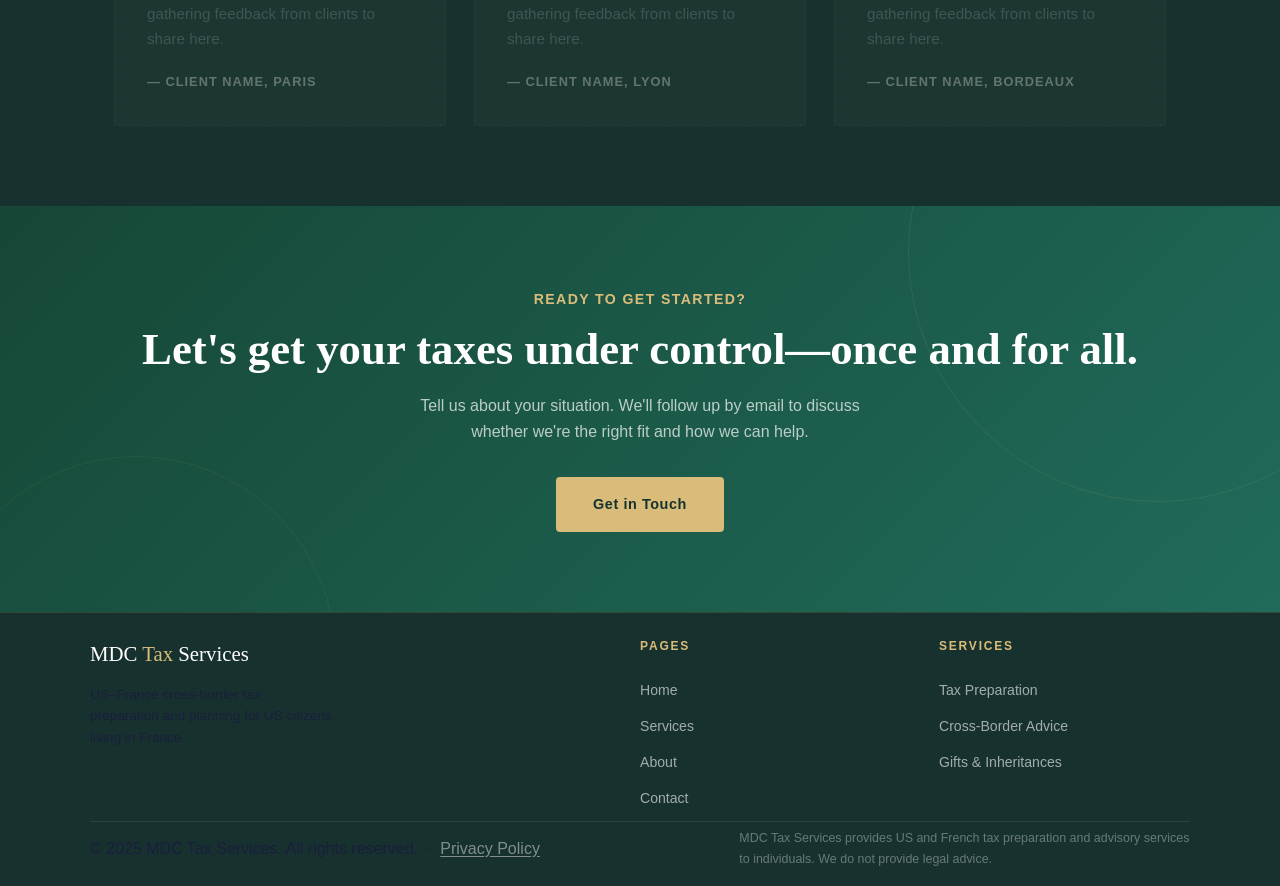
<file: indexD.html>
<!DOCTYPE html>
<html lang="en">
<head>
  <meta charset="UTF-8" />
  <meta name="viewport" content="width=device-width, initial-scale=1.0" />
  <title>MDC Tax Services — Option D: Centered + Stats Bar</title>
  <link rel="stylesheet" href="css/style.css" />
  <style>
    /* ── Green palette override ───────────────────────────────── */
    :root {
      --navy-deep:  #17322E;
      --navy-dark:  #164736;
      --navy-mid:   #206B5B;
      --slate:      #46937F;
      --gold:       #DABC7A;
      --gold-light: #EDD9A3;
    }

    /* Option D: Centered full-width hero with a stats bar anchored at the bottom */
    .hero {
      min-height: 100vh;
      padding: 100px 1.5rem 0;
      display: flex;
      flex-direction: column;
      align-items: center;
      justify-content: center;
    }

    .hero__content {
      max-width: 760px;
      margin: 0 auto;
      text-align: center;
      position: relative;
      z-index: 1;
    }

    .hero__eyebrow {
      border-left: none;
      padding-left: 0;
      display: inline-block;
    }

    .hero__sub {
      margin-left: auto;
      margin-right: auto;
    }

    .hero__actions {
      justify-content: center;
    }

    /* Stats bar anchored to the bottom of the hero */
    .hero__stats-bar {
      position: relative;
      z-index: 1;
      width: 100%;
      max-width: var(--max-width);
      margin: 4rem auto 0;
      border-top: 1px solid rgba(218, 188, 122, 0.2);
      padding: 2rem 0 2.5rem;
      display: grid;
      grid-template-columns: repeat(4, 1fr);
      gap: 0;
    }

    .hero__stat-item {
      text-align: center;
      padding: 0 2rem;
      border-right: 1px solid rgba(218, 188, 122, 0.15);
    }

    .hero__stat-item:last-child {
      border-right: none;
    }

    .hero__stat-number {
      font-family: 'Cormorant Garamond', serif;
      font-size: 2.4rem;
      font-weight: 600;
      color: var(--gold);
      line-height: 1;
      display: block;
      margin-bottom: 0.4rem;
    }

    .hero__stat-desc {
      font-size: 0.78rem;
      font-weight: 500;
      letter-spacing: 0.04em;
      color: rgba(255, 255, 255, 0.55);
      line-height: 1.4;
      max-width: none;
      text-align: center;
    }

    /* Wider headline for centered layout */
    .hero__content h1 {
      font-size: clamp(2.6rem, 5.5vw, 4.2rem);
    }

    @media (max-width: 768px) {
      .hero__stats-bar {
        grid-template-columns: repeat(2, 1fr);
        gap: 1.5rem 0;
      }

      .hero__stat-item:nth-child(2) {
        border-right: none;
      }

      .hero__stat-item {
        padding: 0 1rem;
      }

      .hero__actions {
        flex-direction: column;
        align-items: center;
      }
    }

    @media (max-width: 480px) {
      .hero__stats-bar {
        grid-template-columns: 1fr 1fr;
      }
    }
  </style>
</head>
<body>

  <!-- ── Navigation ─────────────────────────────────────────── -->
  <nav class="site-nav" aria-label="Main navigation">
    <a href="index.html" class="nav__logo">MDC <span>Tax</span> Services</a>
    <ul class="nav__links" id="navLinks" role="list">
      <li><a href="index.html" class="active">Home</a></li>
      <li><a href="services.html">Services</a></li>
      <li><a href="about.html">About</a></li>
      <li><a href="contact.html" class="btn btn--primary nav__cta">Get in Touch</a></li>
    </ul>
    <button class="nav__hamburger" id="hamburger" aria-label="Toggle navigation" aria-expanded="false">
      <span></span><span></span><span></span>
    </button>
  </nav>

  <!-- ── Hero: Option D — Centered + Stats Bar ──────────────── -->
  <section class="hero" aria-labelledby="hero-heading">

    <!-- Centered copy -->
    <div class="hero__content">
      <span class="hero__eyebrow">US–France Cross-Border Tax Specialists</span>
      <h1 id="hero-heading">
        Your taxes in two countries.<br />
        <em>Handled with the whole picture in mind.</em>
      </h1>
      <p class="hero__sub">
        Living in France as a US citizen means navigating two tax systems, dozens of filing obligations, and real financial consequences if you get it wrong. We take care of all of it—and plan ahead so you're never caught off guard.
      </p>
      <div class="hero__actions">
        <a href="contact.html" class="btn btn--primary">Start the Conversation</a>
        <a href="services.html" class="btn btn--outline">See What We Do</a>
      </div>
    </div>

    <!-- Stats bar anchored at bottom of hero -->
    <div class="hero__stats-bar" aria-label="Firm credentials at a glance">
      <div class="hero__stat-item">
        <span class="hero__stat-number">13+</span>
        <p class="hero__stat-desc">Years in France</p>
      </div>
      <div class="hero__stat-item">
        <span class="hero__stat-number">15+</span>
        <p class="hero__stat-desc">Years cross-border experience</p>
      </div>
      <div class="hero__stat-item">
        <span class="hero__stat-number">IRS</span>
        <p class="hero__stat-desc">Registered preparer on staff</p>
      </div>
      <div class="hero__stat-item">
        <span class="hero__stat-number">CPA</span>
        <p class="hero__stat-desc">Certified public accountant on staff</p>
      </div>
    </div>

  </section>

  <!-- ── Pain Points ─────────────────────────────────────────── -->
  <section class="section section--dark" aria-labelledby="pain-heading">
    <div class="container">
      <div class="section__header">
        <span class="section__label">Sound Familiar?</span>
        <h2 id="pain-heading">You're not alone in feeling overwhelmed</h2>
        <div class="gold-rule"></div>
      </div>
      <div class="pain-grid">
        <div class="pain-card">
          <div class="pain-card__icon">⚠️</div>
          <h4>Fear of Penalties</h4>
          <p>You're not sure if you've been filing correctly—or at all—and the penalty exposure feels impossible to calculate.</p>
        </div>
        <div class="pain-card">
          <div class="pain-card__icon">🗂️</div>
          <h4>Two Systems, Zero Clarity</h4>
          <p>The US and France each have their own rules, and how they interact with each other is rarely obvious—even to professionals.</p>
        </div>
        <div class="pain-card">
          <div class="pain-card__icon">💼</div>
          <h4>Life Events Without Guidance</h4>
          <p>Opening an Assurance Vie. Selling a property. Receiving an inheritance. Every major decision has cross-border tax consequences.</p>
        </div>
        <div class="pain-card">
          <div class="pain-card__icon">🔄</div>
          <h4>Tired of Starting Over</h4>
          <p>Every year you explain your situation from scratch to someone who doesn't fully understand it—and still aren't confident in the result.</p>
        </div>
      </div>
    </div>
  </section>

  <!-- ── Services Overview ───────────────────────────────────── -->
  <section class="section section--tint" aria-labelledby="services-heading">
    <div class="container">
      <div class="section__header">
        <span class="section__label">What We Do</span>
        <h2 id="services-heading">Comprehensive cross-border tax services</h2>
        <div class="gold-rule"></div>
        <p class="lead" style="margin-top:1.25rem;">We work exclusively with individuals—not businesses—and focus on building lasting relationships that grow with your financial life.</p>
      </div>
      <div class="services-grid">
        <div class="service-card">
          <div class="service-card__number">01</div>
          <h3>US &amp; French Tax Preparation</h3>
          <p>Annual filing for both countries, handled together. We ensure your US obligations—including FBAR—are met every year, and get you compliant if you've fallen behind.</p>
          <ul class="service-card__list">
            <li>FBAR (Foreign Bank Account Report) compliance</li>
            <li>Annual individual tax filing for both countries</li>
            <li>Catch-up filing and compliance programs</li>
          </ul>
        </div>
        <div class="service-card">
          <div class="service-card__number">02</div>
          <h3>Cross-Border Tax Advice</h3>
          <p>Before you open an account, sell a property, or make an investment—understand the implications on both sides of the Atlantic. We give you the full picture upfront.</p>
          <ul class="service-card__list">
            <li>PEA, Assurance Vie &amp; foreign brokerage consequences</li>
            <li>Property sales and rental income reporting</li>
            <li>Investment and capital gains implications</li>
          </ul>
        </div>
        <div class="service-card">
          <div class="service-card__number">03</div>
          <h3>Estates &amp; Successions</h3>
          <p>Cross-border inheritance and estate matters require specialized knowledge. We handle the filings, flag the obligations, and help you navigate what can be a complex process.</p>
          <ul class="service-card__list">
            <li>Cross-border inheritance filings</li>
            <li>Foreign estate compliance</li>
            <li>Estate tax reporting obligations</li>
          </ul>
        </div>
      </div>
      <div style="text-align:center; margin-top:2.75rem;">
        <a href="services.html" class="btn btn--outline-gold">Full Services Detail</a>
      </div>
    </div>
  </section>

  <!-- ── Our Approach ────────────────────────────────────────── -->
  <section class="section section--navy" aria-labelledby="approach-heading">
    <div class="container">
      <div class="approach-grid">
        <div>
          <span class="section__label">Our Approach</span>
          <h2 id="approach-heading" style="color:var(--white); margin-bottom:0.5rem;">We plan ahead.<br />Not just this year—the ones to come.</h2>
          <div class="gold-rule gold-rule--left"></div>
          <div class="approach__points">
            <div class="approach__point">
              <div class="approach__point-icon">🔭</div>
              <div>
                <h4>Proactive, Not Reactive</h4>
                <p>We anticipate what's coming and structure your filings to avoid amendments, surprises, and missed opportunities.</p>
              </div>
            </div>
            <div class="approach__point">
              <div class="approach__point-icon">🤝</div>
              <div>
                <h4>Long-Term Relationships</h4>
                <p>We're not here for a one-off transaction. We learn your situation deeply so you don't have to explain it every year.</p>
              </div>
            </div>
            <div class="approach__point">
              <div class="approach__point-icon">🌍</div>
              <div>
                <h4>Specialists, Not Generalists</h4>
                <p>US–France cross-border taxation is all we do. You benefit from deep, specific expertise that a general preparer simply can't match.</p>
              </div>
            </div>
          </div>
        </div>
        <div class="approach__visual">
          <p class="approach__quote">"We anticipate the future and take the whole picture into account—setting you up for this year and the ones to come."</p>
          <p class="approach__quote-attr">— MDC Tax Services</p>
          <div style="margin-top:2rem; padding-top:2rem; border-top:1px solid rgba(227,193,112,0.15);">
            <a href="contact.html" class="btn btn--outline">Start the Conversation</a>
          </div>
        </div>
      </div>
    </div>
  </section>

  <!-- ── Team Credibility ────────────────────────────────────── -->
  <section class="section" aria-labelledby="team-heading">
    <div class="container">
      <div class="section__header">
        <span class="section__label">Who We Are</span>
        <h2 id="team-heading">Experienced. Credentialed. Based in France.</h2>
        <div class="gold-rule"></div>
        <p class="lead" style="margin-top:1.25rem;">Our team combines decades of US and French tax experience. We know both systems—and how they interact—because we've been working at this intersection for years.</p>
      </div>
      <div class="team-grid">
        <div class="team-card">
          <div class="team-card__photo"><div class="team-card__photo-placeholder">I</div></div>
          <div class="team-card__body">
            <h3 class="team-card__name">Ian</h3>
            <p class="team-card__title">IRS Enrolled Agent &amp; US Tax Specialist</p>
            <p class="team-card__bio">With 13 years of experience working in France, Ian brings deep expertise in US tax obligations for Americans abroad—from routine annual filing to complex compliance situations.</p>
            <ul class="team-card__credentials">
              <li>IRS Registered Tax Return Preparer</li>
              <li>13 years of experience in France</li>
              <li>Specialist in expat filing &amp; FBAR compliance</li>
            </ul>
          </div>
        </div>
        <div class="team-card">
          <div class="team-card__photo"><div class="team-card__photo-placeholder">S</div></div>
          <div class="team-card__body">
            <h3 class="team-card__name">Susan</h3>
            <p class="team-card__title">CPA &amp; Cross-Border Tax Strategist</p>
            <p class="team-card__bio">A Certified Public Accountant with a Master's in Taxation and over 15 years of experience, Susan leads the firm's cross-border planning and estate work.</p>
            <ul class="team-card__credentials">
              <li>Certified Public Accountant (CPA)</li>
              <li>Master's in Taxation, University of Florida</li>
              <li>15+ years of cross-border tax experience</li>
            </ul>
          </div>
        </div>
      </div>
      <div style="text-align:center; margin-top:2.75rem;">
        <a href="about.html" class="btn btn--outline-gold">More About Our Team</a>
      </div>
    </div>
  </section>

  <!-- ── Testimonials ────────────────────────────────────────── -->
  <section class="section section--dark" aria-labelledby="testimonials-heading">
    <div class="container">
      <div class="section__header">
        <span class="section__label">Client Stories</span>
        <h2 id="testimonials-heading">What our clients say</h2>
        <div class="gold-rule"></div>
      </div>
      <div class="testimonials-grid">
        <div class="testimonial-card testimonial-card--placeholder">
          <p class="testimonial-card__text">Client testimonial coming soon. We're gathering feedback from clients to share here.</p>
          <p class="testimonial-card__author">— Client Name, Paris</p>
        </div>
        <div class="testimonial-card testimonial-card--placeholder">
          <p class="testimonial-card__text">Client testimonial coming soon. We're gathering feedback from clients to share here.</p>
          <p class="testimonial-card__author">— Client Name, Lyon</p>
        </div>
        <div class="testimonial-card testimonial-card--placeholder">
          <p class="testimonial-card__text">Client testimonial coming soon. We're gathering feedback from clients to share here.</p>
          <p class="testimonial-card__author">— Client Name, Bordeaux</p>
        </div>
      </div>
    </div>
  </section>

  <!-- ── CTA Banner ──────────────────────────────────────────── -->
  <section class="cta-banner" aria-labelledby="cta-heading">
    <div class="container">
      <span class="section__label">Ready to Get Started?</span>
      <h2 id="cta-heading">Let's get your taxes under control—once and for all.</h2>
      <p>Tell us about your situation. We'll follow up by email to discuss whether we're the right fit and how we can help.</p>
      <a href="contact.html" class="btn btn--primary">Get in Touch</a>
    </div>
  </section>

  <!-- ── Footer ─────────────────────────────────────────────── -->
  <footer class="site-footer" aria-label="Site footer">
    <div class="footer__inner">
      <div>
        <p class="footer__brand-name">MDC <span>Tax</span> Services</p>
        <p class="footer__tagline">US–France cross-border tax preparation and planning for US citizens living in France.</p>
      </div>
      <div>
        <p class="footer__heading">Pages</p>
        <ul class="footer__links">
          <li><a href="index.html">Home</a></li>
          <li><a href="services.html">Services</a></li>
          <li><a href="about.html">About</a></li>
          <li><a href="contact.html">Contact</a></li>
        </ul>
      </div>
      <div>
        <p class="footer__heading">Services</p>
        <ul class="footer__links">
          <li><a href="services.html#tax-prep">Tax Preparation</a></li>
          <li><a href="services.html#advice">Cross-Border Advice</a></li>
          <li><a href="services.html#estates">Gifts &amp; Inheritances</a></li>
        </ul>
      </div>
    </div>
    <div class="footer__bottom">
      <p>&copy; 2025 MDC Tax Services. All rights reserved. &nbsp;&middot;&nbsp; <a href="privacy_policy.html" style="color:rgba(255,255,255,0.45); text-decoration:underline; text-underline-offset:2px;">Privacy Policy</a></p>
      <p class="footer__disclaimer">MDC Tax Services provides US and French tax preparation and advisory services to individuals. We do not provide legal advice.</p>
    </div>
  </footer>

  <script src="js/main.js"></script>
</body>
</html>
</file>
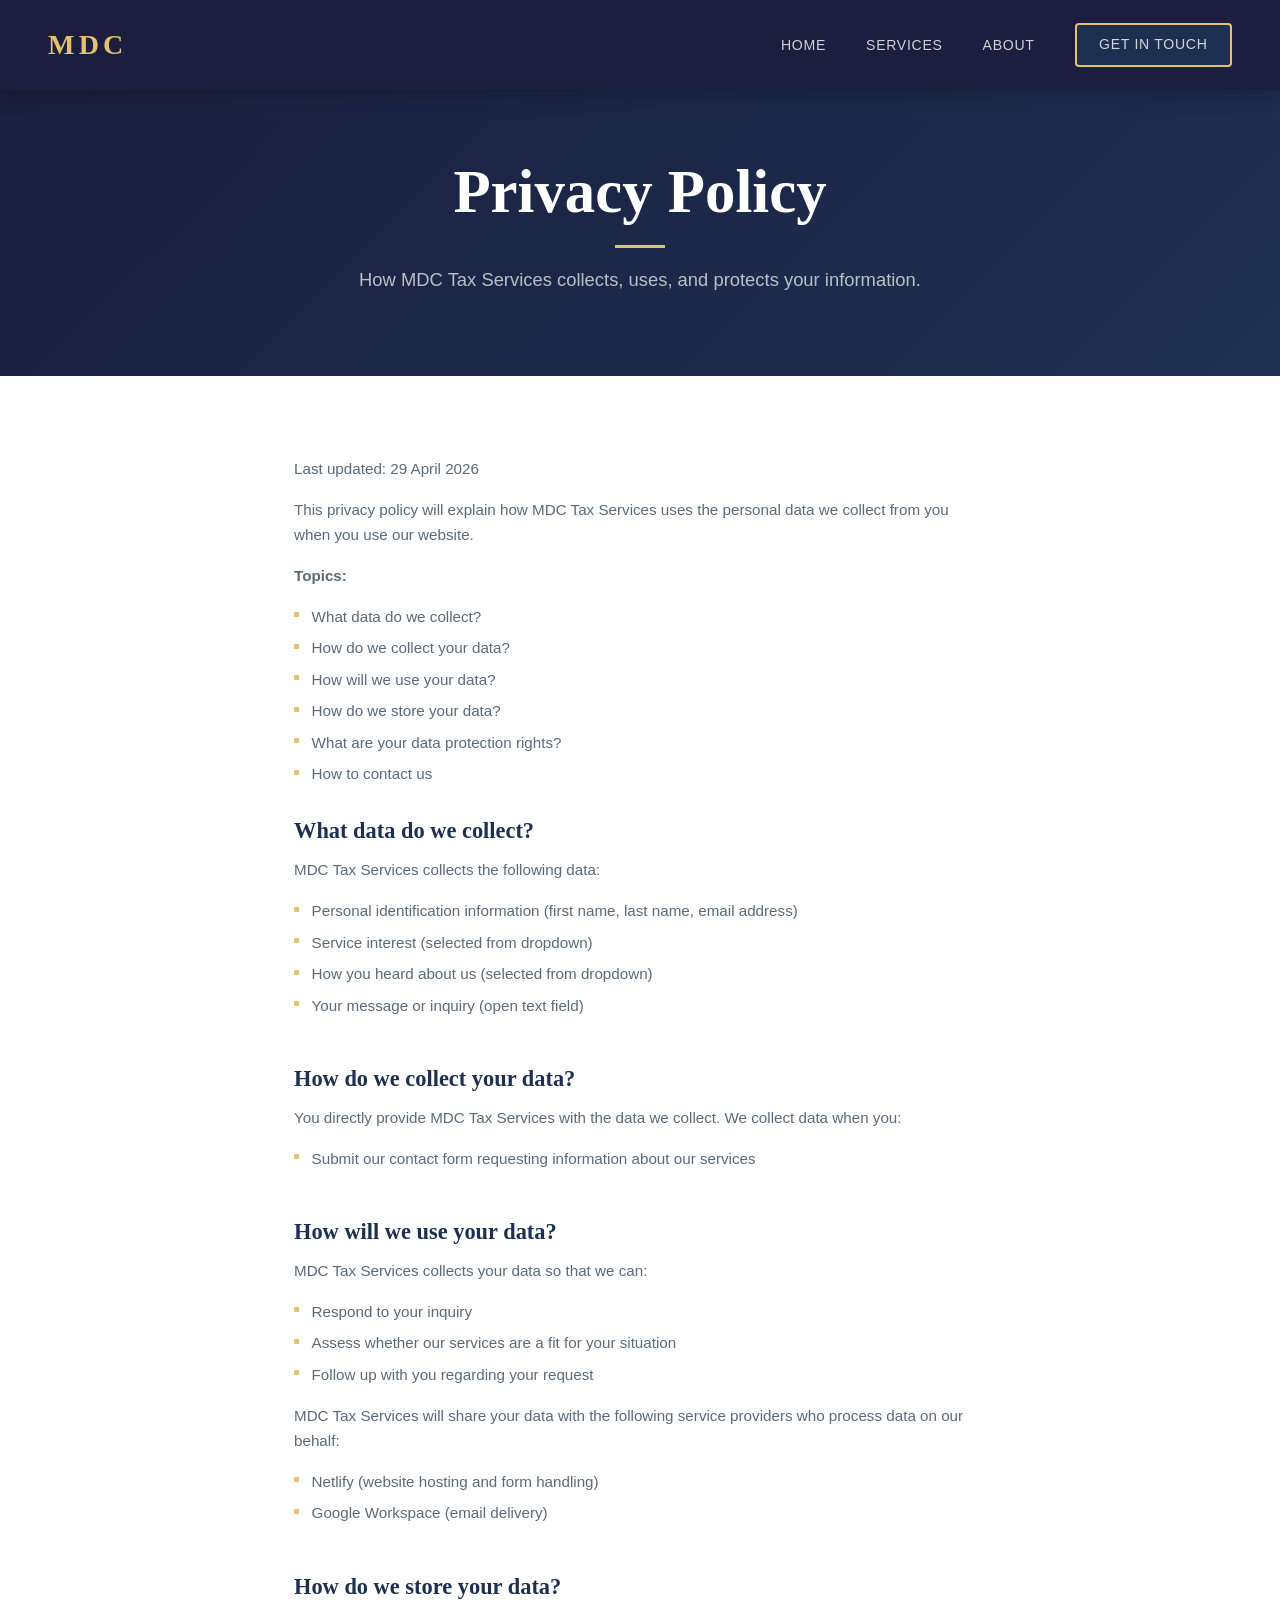
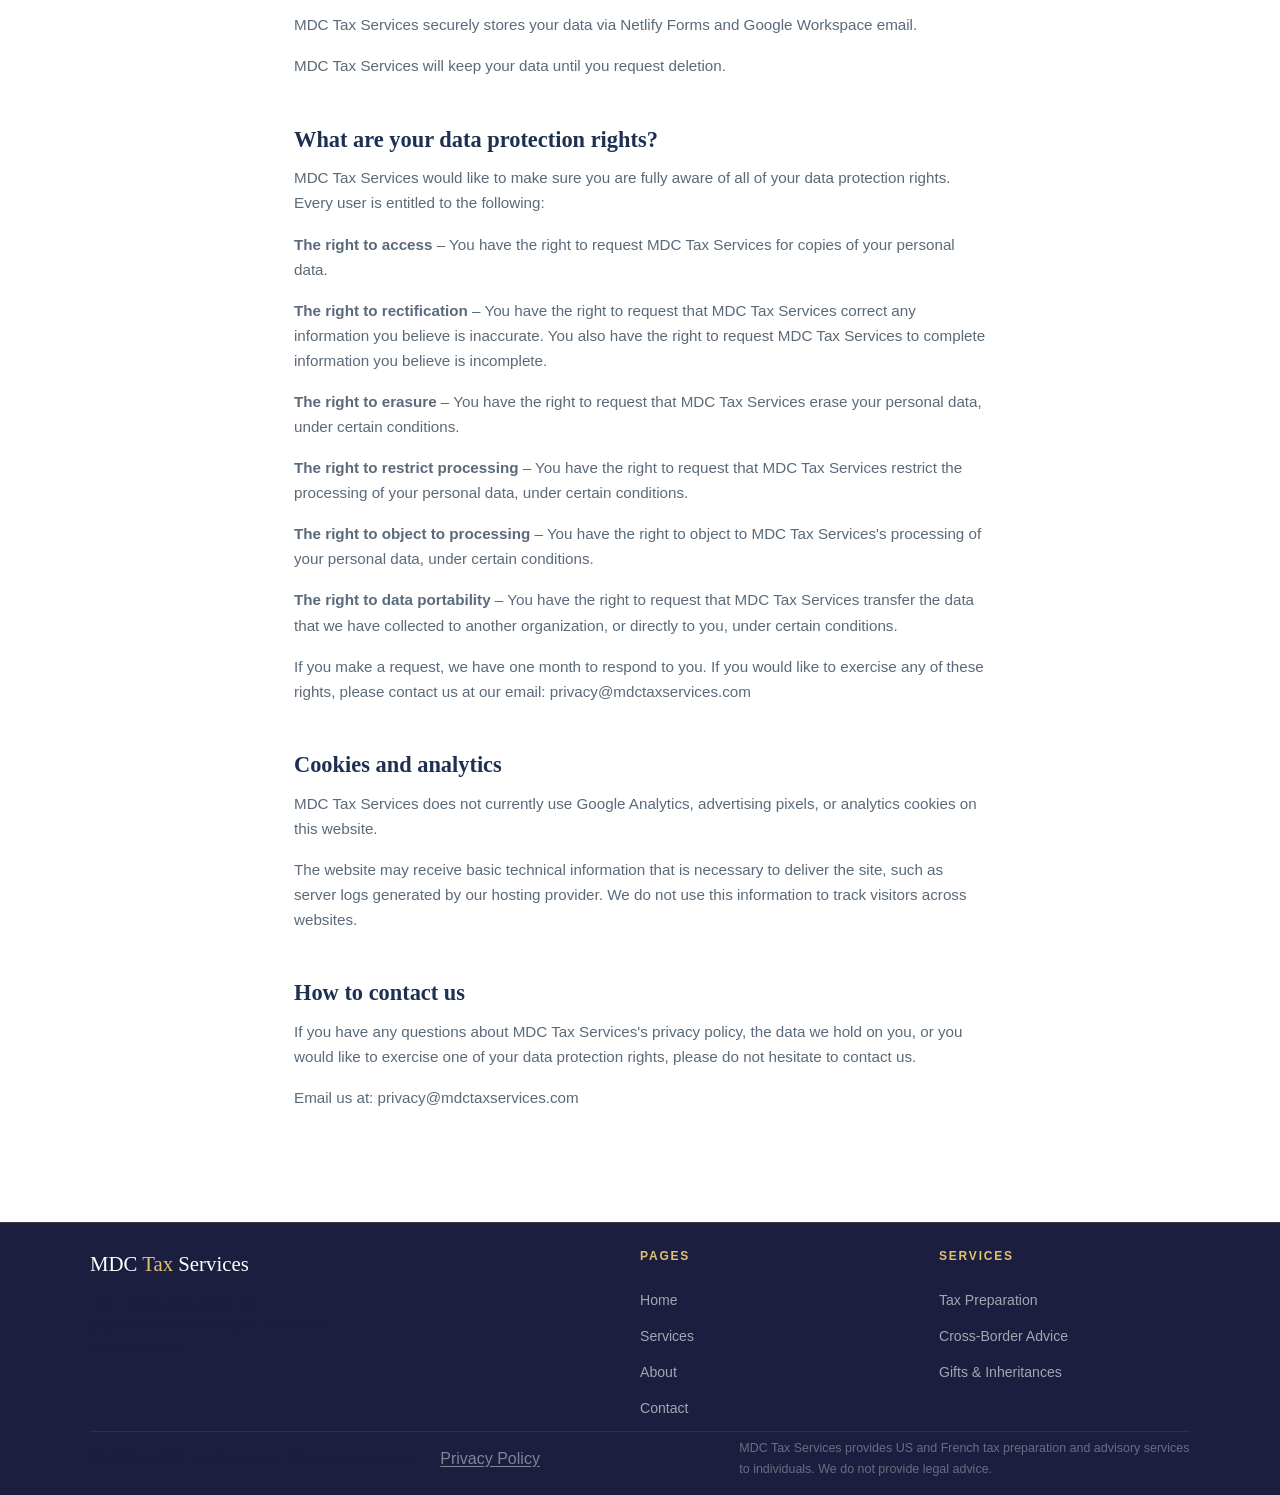
<file: privacy_policy.html>
<!DOCTYPE html>
<html lang="en">
<head>
  <meta charset="UTF-8" />
  <meta name="viewport" content="width=device-width, initial-scale=1.0" />
  <meta name="description" content="Privacy Policy for MDC Tax Services." />
  <title>Privacy Policy | MDC Tax Services</title>
  <link rel="stylesheet" href="css/style.css" />
  <link rel="icon" type="image/png" href="assets/images/favicon.png" />
  <style>
    .policy-body {
      max-width: 740px;
      margin: 0 auto;
      padding: 5rem 1.5rem 6rem;
    }

    .policy-body h2 {
      font-size: 1.4rem;
      color: var(--navy-dark);
      margin-top: 3rem;
      margin-bottom: 0.75rem;
    }

    .policy-body h2:first-of-type {
      margin-top: 2rem;
    }

    .policy-body p {
      font-size: 0.95rem;
      color: var(--text-muted);
      margin-bottom: 1rem;
      max-width: none;
    }

    .policy-body ul {
      margin: 0.75rem 0 1rem 0;
      display: flex;
      flex-direction: column;
      gap: 0.4rem;
    }

    .policy-body ul li {
      font-size: 0.95rem;
      color: var(--text-muted);
      padding-left: 1.1rem;
      position: relative;
      list-style: none;
    }

    .policy-body ul li::before {
      content: '';
      position: absolute;
      left: 0;
      top: 0.55em;
      width: 5px;
      height: 5px;
      background: var(--gold);
      border-radius: 1px;
    }

    .policy-last-updated {
      font-size: 0.82rem;
      color: var(--text-muted);
      margin-bottom: 2.5rem;
    }
  </style>
</head>
<body>

  <!-- ── Navigation ─────────────────────────────────────────── -->
  <nav class="site-nav" aria-label="Main navigation">
    <a href="/" class="nav__logo">MDC</a>
    <ul class="nav__links" id="navLinks" role="list">
      <li><a href="index.html">Home</a></li>
      <li><a href="services.html">Services</a></li>
      <li><a href="about.html">About</a></li>
      <li><a href="contact.html" class="btn btn--primary nav__cta">Get in Touch</a></li>
    </ul>
    <button class="nav__hamburger" id="hamburger" aria-label="Toggle navigation" aria-expanded="false">
      <span></span>
      <span></span>
      <span></span>
    </button>
  </nav>

  <!-- ── Page Hero ──────────────────────────────────────────── -->
  <header class="page-hero" aria-labelledby="policy-heading">
    <span class="section__label"></span>
    <h1 id="policy-heading">Privacy Policy</h1>
    <div class="gold-rule" style="margin:1rem auto;"></div>
    <p class="lead">How MDC Tax Services collects, uses, and protects your information.</p>
  </header>

  <!-- ── Policy Content ─────────────────────────────────────── -->
  <main>
    <div class="policy-body">

      <p class="policy-last-updated">Last updated: 29 April 2026</p>

      <p>This privacy policy will explain how MDC Tax Services uses the personal data we collect from you when you use our website.</p>

      <p><strong>Topics:</strong></p>
      <ul>
        <li>What data do we collect?</li>
        <li>How do we collect your data?</li>
        <li>How will we use your data?</li>
        <li>How do we store your data?</li>
        <li>What are your data protection rights?</li>
        <li>How to contact us</li>
      </ul>

      <h2>What data do we collect?</h2>
      <p>MDC Tax Services collects the following data:</p>
      <ul>
        <li>Personal identification information (first name, last name, email address)</li>
        <li>Service interest (selected from dropdown)</li>
        <li>How you heard about us (selected from dropdown)</li>
        <li>Your message or inquiry (open text field)</li>
      </ul>

      <h2>How do we collect your data?</h2>
      <p>You directly provide MDC Tax Services with the data we collect. We collect data when you:</p>
      <ul>
        <li>Submit our contact form requesting information about our services</li>
      </ul>

      <h2>How will we use your data?</h2>
      <p>MDC Tax Services collects your data so that we can:</p>
      <ul>
        <li>Respond to your inquiry</li>
        <li>Assess whether our services are a fit for your situation</li>
        <li>Follow up with you regarding your request</li>
      </ul>
      <p>MDC Tax Services will share your data with the following service providers who process data on our behalf:</p>
      <ul>
        <li>Netlify (website hosting and form handling)</li>
        <li>Google Workspace (email delivery)</li>
      </ul>

      <h2>How do we store your data?</h2>
      <p>MDC Tax Services securely stores your data via Netlify Forms and Google Workspace email.</p>
      <p>MDC Tax Services will keep your data until you request deletion.</p>

      <h2>What are your data protection rights?</h2>
      <p>MDC Tax Services would like to make sure you are fully aware of all of your data protection rights. Every user is entitled to the following:</p>
      <p><strong>The right to access</strong> – You have the right to request MDC Tax Services for copies of your personal data.</p>
      <p><strong>The right to rectification</strong> – You have the right to request that MDC Tax Services correct any information you believe is inaccurate. You also have the right to request MDC Tax Services to complete information you believe is incomplete.</p>
      <p><strong>The right to erasure</strong> – You have the right to request that MDC Tax Services erase your personal data, under certain conditions.</p>
      <p><strong>The right to restrict processing</strong> – You have the right to request that MDC Tax Services restrict the processing of your personal data, under certain conditions.</p>
      <p><strong>The right to object to processing</strong> – You have the right to object to MDC Tax Services's processing of your personal data, under certain conditions.</p>
      <p><strong>The right to data portability</strong> – You have the right to request that MDC Tax Services transfer the data that we have collected to another organization, or directly to you, under certain conditions.</p>
      <p>If you make a request, we have one month to respond to you. If you would like to exercise any of these rights, please contact us at our email: <a href="mailto:privacy@mdctaxservices.com">privacy@mdctaxservices.com</a></p>

      <h2>Cookies and analytics</h2>
      <p>MDC Tax Services does not currently use Google Analytics, advertising pixels, or analytics cookies on this website.</p>
      <p>The website may receive basic technical information that is necessary to deliver the site, such as server logs generated by our hosting provider. We do not use this information to track visitors across websites.</p>
      <h2>How to contact us</h2>
      <p>If you have any questions about MDC Tax Services's privacy policy, the data we hold on you, or you would like to exercise one of your data protection rights, please do not hesitate to contact us.</p>
      <p>Email us at: <a href="mailto:privacy@mdctaxservices.com">privacy@mdctaxservices.com</a></p>

    </div>
  </main>

  <!-- ── Footer ─────────────────────────────────────────────── -->
  <footer class="site-footer" aria-label="Site footer">
    <div class="footer__inner">
      <div>
        <p class="footer__brand-name">MDC <span>Tax</span> Services</p>
        <p class="footer__tagline">US–France cross-border tax preparation and planning for US citizens living in France.</p>
      </div>
      <div>
        <p class="footer__heading">Pages</p>
        <ul class="footer__links">
          <li><a href="index.html">Home</a></li>
          <li><a href="services.html">Services</a></li>
          <li><a href="about.html">About</a></li>
          <li><a href="contact.html">Contact</a></li>
        </ul>
      </div>
      <div>
        <p class="footer__heading">Services</p>
        <ul class="footer__links">
          <li><a href="services.html#tax-prep">Tax Preparation</a></li>
          <li><a href="services.html#advice">Cross-Border Advice</a></li>
          <li><a href="services.html#estates">Gifts &amp; Inheritances</a></li>
        </ul>
      </div>
    </div>
    <div class="footer__bottom">
      <p>&copy; 2025 MDC Tax Services. All rights reserved. &nbsp;&middot;&nbsp; <a href="privacy_policy.html" style="color:rgba(255,255,255,0.45); text-decoration:underline; text-underline-offset:2px;">Privacy Policy</a></p>
      <p class="footer__disclaimer">MDC Tax Services provides US and French tax preparation and advisory services to individuals. We do not provide legal advice.</p>
    </div>
  </footer>

  <script src="js/main.js"></script>
</body>
</html>
</file>
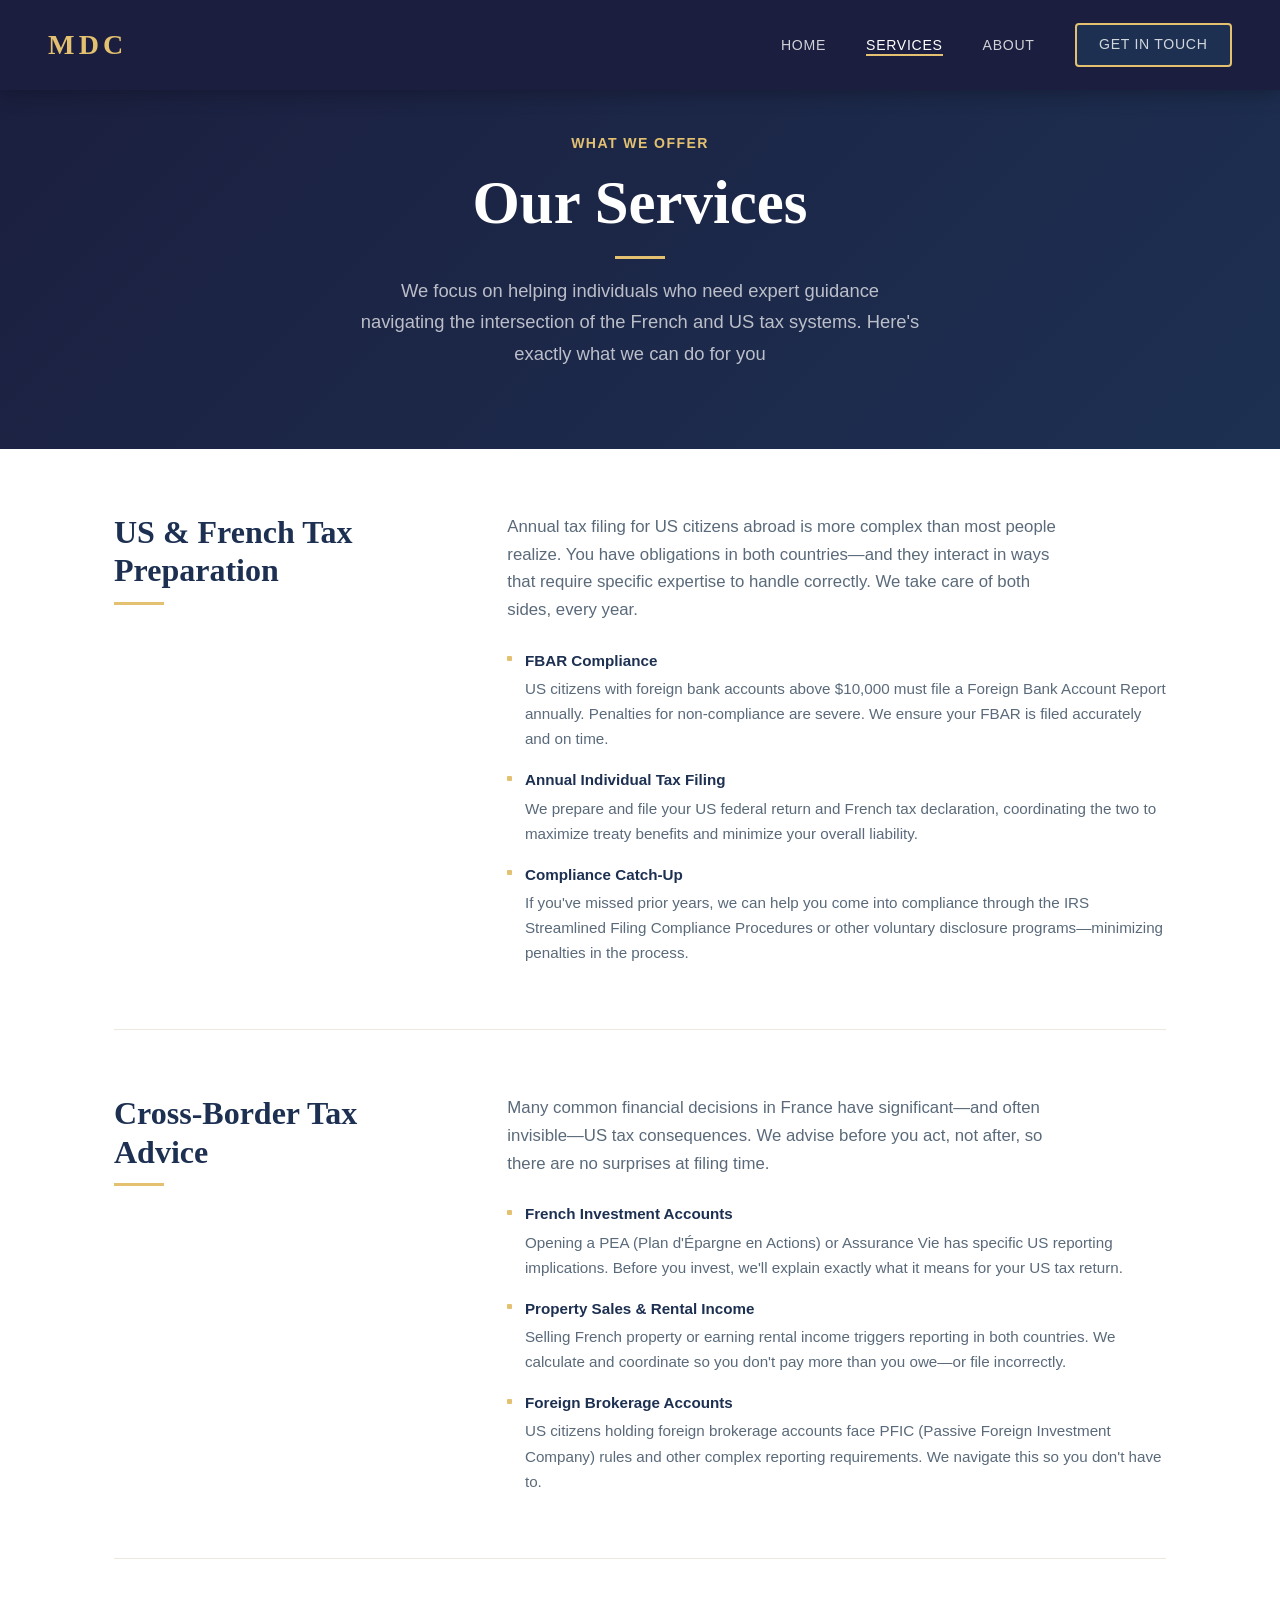
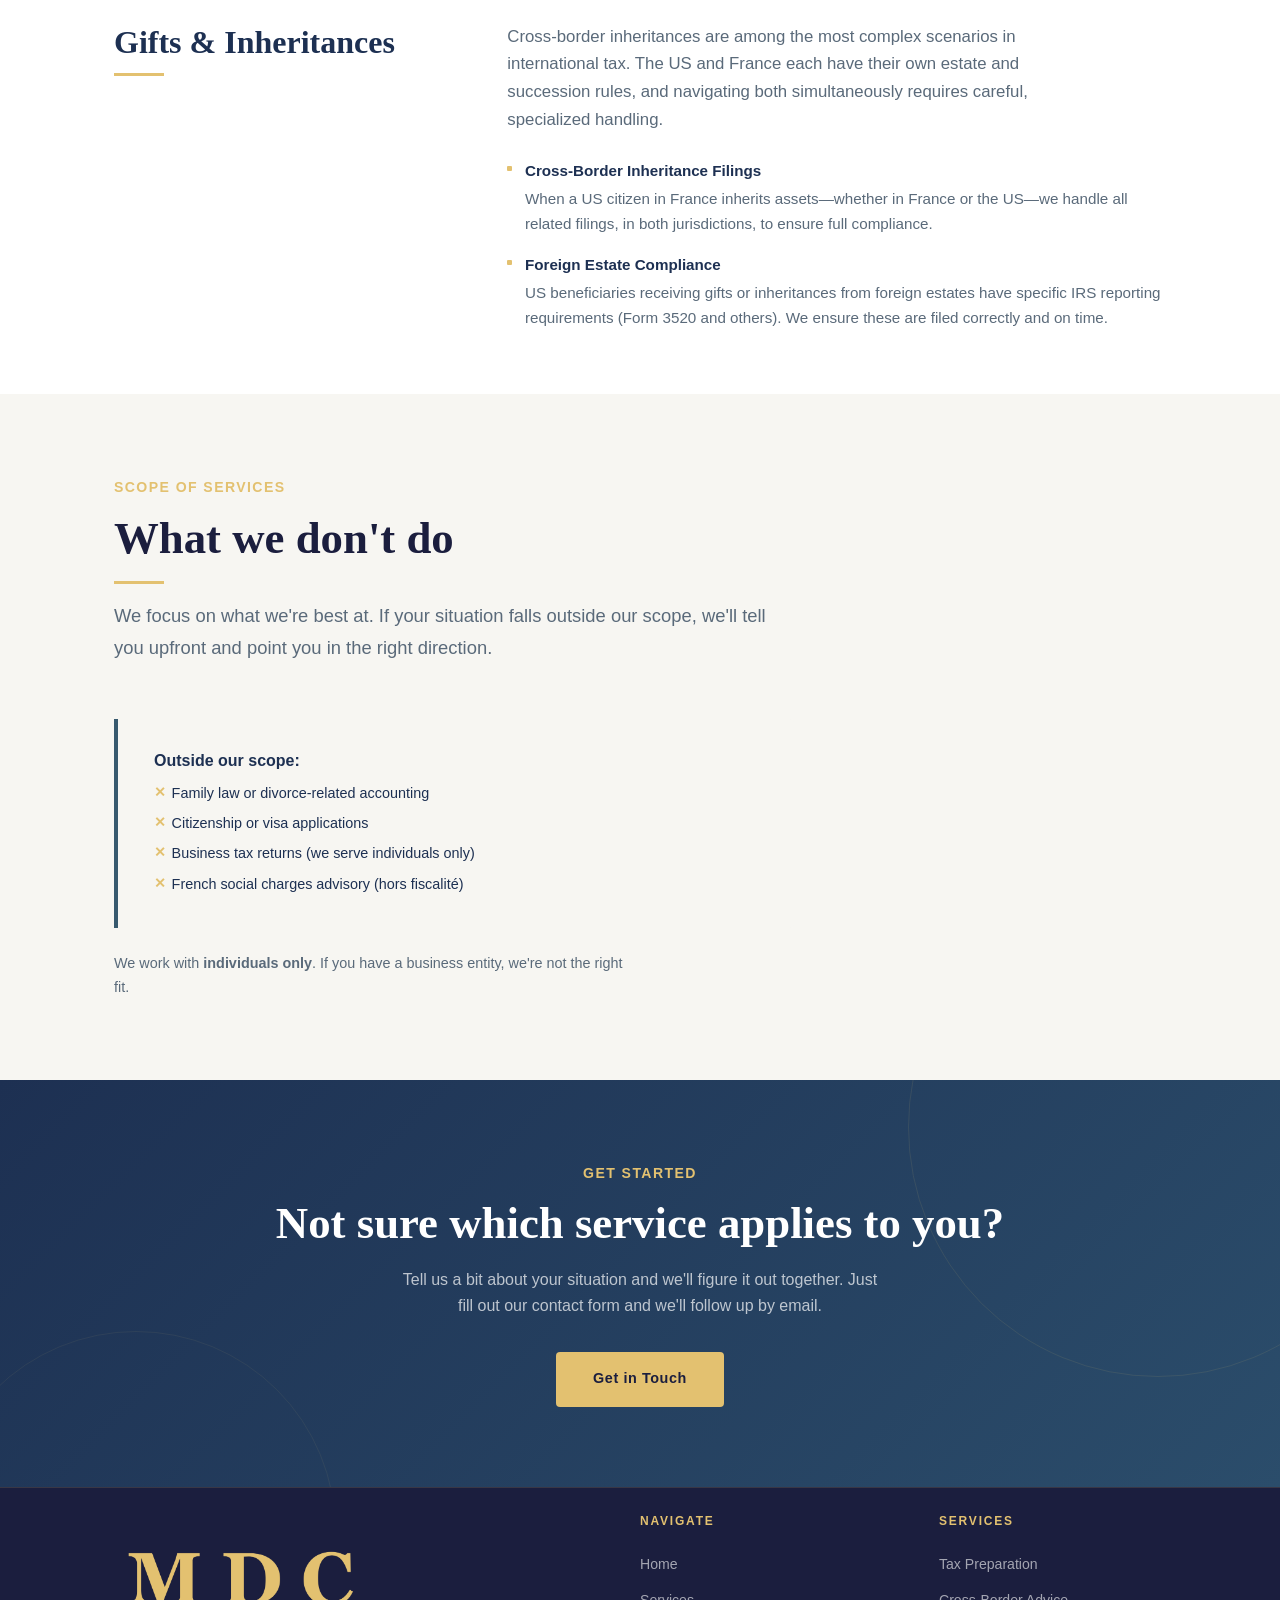
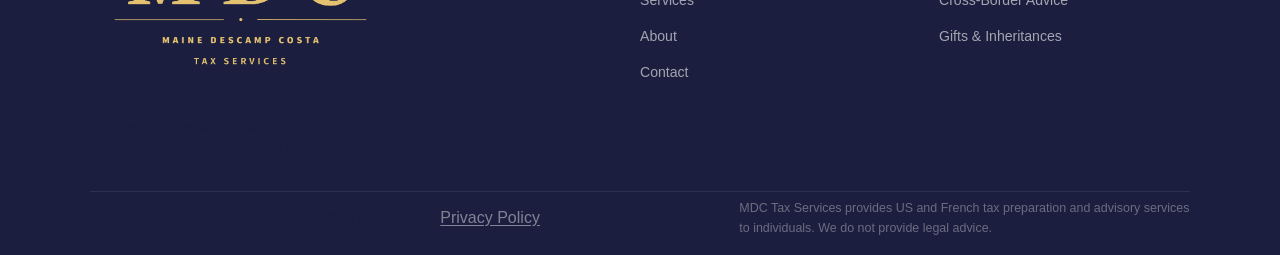
<file: services.html>
<!DOCTYPE html>
<html lang="en">
<head>
  <meta charset="UTF-8" />
  <meta name="viewport" content="width=device-width, initial-scale=1.0" />
  <meta name="description" content="MDC Tax Services — detailed breakdown of US and French cross-border tax services for Americans living in France: FBAR, annual filing, cross-border advice, estates and successions." />
  <title>Services | MDC Tax Services</title>
  <link rel="stylesheet" href="css/style.css" />
  <link rel="icon" type="image/png" href="assets/images/favicon.png" />
</head>
<body>

  <!-- ── Navigation ─────────────────────────────────────────── -->
  <nav class="site-nav" aria-label="Main navigation">
    <a href="/" class="nav__logo">MDC</a>
    <ul class="nav__links" id="navLinks" role="list">
      <li><a href="index.html">Home</a></li>
      <li><a href="services.html" class="active">Services</a></li>
      <li><a href="about.html">About</a></li>
      <li><a href="contact.html" class="btn btn--primary nav__cta">Get in Touch</a></li>
    </ul>
    <button class="nav__hamburger" id="hamburger" aria-label="Toggle navigation" aria-expanded="false">
      <span></span>
      <span></span>
      <span></span>
    </button>
  </nav>

  <!-- ── Page Hero ──────────────────────────────────────────── -->
  <header class="page-hero" aria-labelledby="page-hero-heading">
    <span class="section__label">What We Offer</span>
    <h1 id="page-hero-heading">Our Services</h1>
    <div class="gold-rule" style="margin:1rem auto;"></div>
    <p class="lead">We focus on helping individuals who need expert guidance navigating the intersection of the French and US tax systems. Here's exactly what we can do for you</p>
  </header>

  <!-- ── Services Detail ────────────────────────────────────── -->
  <main>
    <div class="container">

      <!-- Service 01: Tax Preparation -->
      <div class="service-detail" id="tax-prep">
        <div class="service-detail__grid">
          <div>
            <h2>US &amp; French Tax Preparation</h2>
            <div class="gold-rule gold-rule--left" style="margin-top:0.75rem;"></div>
          </div>
          <div>
            <p style="font-size:1.05rem; color:var(--text-muted); margin-bottom:1.5rem; max-width:60ch;">
              Annual tax filing for US citizens abroad is more complex than most people realize. You have obligations in both countries—and they interact in ways that require specific expertise to handle correctly. We take care of both sides, every year.
            </p>
            <ul class="service-detail__list">
              <li>
                <strong>FBAR Compliance</strong>
                US citizens with foreign bank accounts above $10,000 must file a Foreign Bank Account Report annually. Penalties for non-compliance are severe. We ensure your FBAR is filed accurately and on time.
              </li>
              <li>
                <strong>Annual Individual Tax Filing</strong>
                We prepare and file your US federal return and French tax declaration, coordinating the two to maximize treaty benefits and minimize your overall liability.
              </li>
              <li>
                <strong>Compliance Catch-Up</strong>
                If you've missed prior years, we can help you come into compliance through the IRS Streamlined Filing Compliance Procedures or other voluntary disclosure programs—minimizing penalties in the process.
              </li>
            </ul>
          </div>
        </div>
      </div>

      <!-- Service 02: Cross-Border Advice -->
      <div class="service-detail" id="advice">
        <div class="service-detail__grid">
          <div>
            <h2>Cross-Border Tax Advice</h2>
            <div class="gold-rule gold-rule--left" style="margin-top:0.75rem;"></div>
          </div>
          <div>
            <p style="font-size:1.05rem; color:var(--text-muted); margin-bottom:1.5rem; max-width:60ch;">
              Many common financial decisions in France have significant—and often invisible—US tax consequences. We advise before you act, not after, so there are no surprises at filing time.
            </p>
            <ul class="service-detail__list">
              <li>
                <strong>French Investment Accounts</strong>
                Opening a PEA (Plan d'Épargne en Actions) or Assurance Vie has specific US reporting implications. Before you invest, we'll explain exactly what it means for your US tax return.
              </li>
              <li>
                <strong>Property Sales &amp; Rental Income</strong>
                Selling French property or earning rental income triggers reporting in both countries. We calculate and coordinate so you don't pay more than you owe—or file incorrectly.
              </li>
              <li>
                <strong>Foreign Brokerage Accounts</strong>
                US citizens holding foreign brokerage accounts face PFIC (Passive Foreign Investment Company) rules and other complex reporting requirements. We navigate this so you don't have to.
              </li>
            </ul>
          </div>
        </div>
      </div>

      <!-- Service 03: Estates & Successions -->
      <div class="service-detail" id="estates">
        <div class="service-detail__grid">
          <div>
            <h2>Gifts &amp; Inheritances</h2>
            <div class="gold-rule gold-rule--left" style="margin-top:0.75rem;"></div>
          </div>
          <div>
            <p style="font-size:1.05rem; color:var(--text-muted); margin-bottom:1.5rem; max-width:60ch;">
              Cross-border inheritances are among the most complex scenarios in international tax. The US and France each have their own estate and succession rules, and navigating both simultaneously requires careful, specialized handling.
            </p>
            <ul class="service-detail__list">
              <li>
                <strong>Cross-Border Inheritance Filings</strong>
                When a US citizen in France inherits assets—whether in France or the US—we handle all related filings, in both jurisdictions, to ensure full compliance.
              </li>
              <li>
                <strong>Foreign Estate Compliance</strong>
                US beneficiaries receiving gifts or inheritances from foreign estates have specific IRS reporting requirements (Form 3520 and others). We ensure these are filed correctly and on time.
              </li>
            </ul>
          </div>
        </div>
      </div>

    </div><!-- /container -->

    <!-- ── What We Don't Do ─────────────────────────────────── -->
    <section class="section section--tint" aria-labelledby="not-offered-heading">
      <div class="container">
        <div class="section__header" style="text-align:left; max-width:none;">
          <span class="section__label">Scope of Services</span>
          <h2 id="not-offered-heading" style="text-align:left;">What we don't do</h2>
          <div class="gold-rule gold-rule--left"></div>
          <p class="lead" style="margin-top:1rem; text-align:left;">We focus on what we're best at. If your situation falls outside our scope, we'll tell you upfront and point you in the right direction.</p>
        </div>
        <div style="margin-top:2rem; max-width:680px;">
          <div class="not-offered-box">
            <h3>Outside our scope:</h3>
            <ul>
              <li>Family law or divorce-related accounting</li>
              <li>Citizenship or visa applications</li>
              <li>Business tax returns (we serve individuals only)</li>
              <li>French social charges advisory (hors fiscalité)</li>
            </ul>
          </div>
          <p style="margin-top:1.5rem; font-size:0.9rem; color:var(--text-muted);">We work with <strong>individuals only</strong>. If you have a business entity, we're not the right fit.</p>
        </div>
      </div>
    </section>

     <!-- ── CTA Banner ──────────────────────────────────────────── -->
    <section class="cta-banner" aria-labelledby="services-cta-heading">
      <div class="container">
        <span class="section__label">Get Started</span>
        <h2 id="services-cta-heading">Not sure which service applies to you?</h2>
        <p>Tell us a bit about your situation and we'll figure it out together. Just fill out our contact form and we'll follow up by email.</p>
        <a href="contact.html" class="btn btn--primary">Get in Touch</a>
      </div>
    </section>
  </main>

  <!-- ── Footer ─────────────────────────────────────────────── -->
  <footer class="site-footer" aria-label="Site footer">
    <div class="footer__inner">
      <div>
        <img src="assets/images/mdc-logo-transparent.png" alt="MDC Tax Services" class="footer__logo" />
        <p class="footer__tagline">US–France cross-border tax preparation and planning for US citizens living in France.</p>
      </div>
      <div>
        <p class="footer__heading">Navigate</p>
        <ul class="footer__links">
          <li><a href="index.html">Home</a></li>
          <li><a href="services.html">Services</a></li>
          <li><a href="about.html">About</a></li>
          <li><a href="contact.html">Contact</a></li>
        </ul>
      </div>
      <div>
        <p class="footer__heading">Services</p>
        <ul class="footer__links">
          <li><a href="services.html#tax-prep">Tax Preparation</a></li>
          <li><a href="services.html#advice">Cross-Border Advice</a></li>
          <li><a href="services.html#estates">Gifts &amp; Inheritances</a></li>
        </ul>
      </div>
    </div>
    <div class="footer__bottom">
      <p>&copy; 2025 MDC Tax Services. All rights reserved. &nbsp;&middot;&nbsp; <a href="privacy_policy.html" style="color:rgba(255,255,255,0.45); text-decoration:underline; text-underline-offset:2px;">Privacy Policy</a></p>
      <p class="footer__disclaimer">MDC Tax Services provides US and French tax preparation and advisory services to individuals. We do not provide legal advice.</p>
    </div>
  </footer>

  <script src="js/main.js"></script>
</body>
</html>
</file>
<file: css/style.css>
/* ============================================================
   MDC Tax Services — Main Stylesheet
   Color Palette:
     --navy-deep:   #1B1E3E
     --navy-dark:   #1D3052
     --navy-mid:    #2B4D6B
     --slate:       #37596E
     --gold:        #E3C170
     --gold-light:  #FAD493
   ============================================================ */

/* ── Reset & Base ─────────────────────────────────────────── */
*, *::before, *::after {
  box-sizing: border-box;
  margin: 0;
  padding: 0;
}

:root {
  --navy-deep:  #1B1E3E;
  --navy-dark:  #1D3052;
  --navy-mid:   #2B4D6B;
  --slate:      #37596E;
  --gold:       #E3C170;
  --gold-light: #FAD493;
  --white:      #FFFFFF;
  --off-white:  #F7F6F2;
  --text-dark:  #1B1E3E;
  --text-muted: #5A6A7A;

  --font-heading: Constantia, Cambria, Charter, 'Bitstream Charter', serif;
  --font-body:    -apple-system, BlinkMacSystemFont, 'Segoe UI', 'Helvetica Neue', Arial, sans-serif;

  --max-width: 1100px;
  --section-pad: 5rem 1.5rem;
  --radius: 4px;

  --transition: 0.2s ease;
}

html {
  scroll-behavior: smooth;
  font-size: 16px;
}

body {
  font-family: var(--font-body);
  color: var(--text-dark);
  background: var(--white);
  line-height: 1.65;
  -webkit-font-smoothing: antialiased;
}

img {
  max-width: 100%;
  display: block;
}

a {
  color: inherit;
  text-decoration: none;
}

ul {
  list-style: none;
}

/* ── Typography ────────────────────────────────────────────── */
h1, h2, h3, h4 {
  font-family: var(--font-heading);
  line-height: 1.2;
  font-weight: 600;
}

h1 { font-size: clamp(2.4rem, 5vw, 3.8rem); }
h2 { font-size: clamp(1.9rem, 3.5vw, 2.8rem); }
h3 { font-size: clamp(1.3rem, 2.5vw, 1.7rem); }
h4 { font-size: 1.1rem; }

p {
  font-size: 1rem;
  color: var(--text-dark);
  max-width: 65ch;
}

.lead {
  font-size: 1.15rem;
  line-height: 1.7;
  color: var(--text-muted);
}

/* ── Layout Utilities ─────────────────────────────────────── */
.container {
  max-width: var(--max-width);
  margin: 0 auto;
  padding: 0 1.5rem;
}

.section {
  padding: var(--section-pad);
}

.section--dark {
  background: var(--navy-deep);
  color: var(--white);
}

.section--dark p,
.section--dark .lead {
  color: rgba(255,255,255,0.8);
}

.section--navy {
  background: var(--navy-dark);
  color: var(--white);
}

.section--navy p,
.section--navy .lead {
  color: rgba(255,255,255,0.8);
}

.section--tint {
  background: var(--off-white);
}

.section__header {
  text-align: center;
  max-width: 680px;
  margin: 0 auto 3.5rem;
}

.section__label {
  display: inline-block;
  font-family: var(--font-body);
  font-size: 0.88rem;
  font-weight: 600;
  letter-spacing: 0.1em;
  text-transform: uppercase;
  color: var(--gold);
  margin-bottom: 0.75rem;
}

.section--dark .section__header h2,
.section--navy .section__header h2 {
  color: var(--white);
}

/* ── Buttons ───────────────────────────────────────────────── */
.btn {
  display: inline-block;
  padding: 0.85rem 2.2rem;
  font-family: var(--font-body);
  font-size: 0.9rem;
  font-weight: 600;
  letter-spacing: 0.04em;
  border-radius: var(--radius);
  cursor: pointer;
  border: 2px solid transparent;
  transition: background var(--transition), color var(--transition), border-color var(--transition), transform var(--transition);
}

.btn--primary {
  background: var(--gold);
  color: var(--navy-deep);
  border-color: transparent;
}

.btn--primary:hover {
  background: var(--gold-light);
  border-color: var(--gold-light);
  transform: translateY(-1px);
}

.btn--outline {
  background: transparent;
  color: var(--white);
  border-color: var(--white);
}

.btn--outline:hover {
  background: var(--white);
  color: var(--navy-deep);
  transform: translateY(-1px);
}

.btn--outline-gold {
  background: transparent;
  color: var(--gold);
  border-color: var(--gold);
}

.btn--outline-gold:hover {
  background: var(--gold);
  color: var(--navy-deep);
  transform: translateY(-1px);
}

/* ── Gold Divider ──────────────────────────────────────────── */
.gold-rule {
  width: 50px;
  height: 3px;
  background: var(--gold);
  margin: 1rem auto 0;
}

.gold-rule--left {
  margin: 1rem 0 0;
}

/* ── Navigation ────────────────────────────────────────────── */
.site-nav {
  position: fixed;
  top: 0;
  left: 0;
  right: 0;
  z-index: 100;
  background: var(--navy-deep);
  padding: 0 3rem;
  height: 90px;
  display: flex;
  align-items: center;
  justify-content: space-between;
  box-shadow: 0 2px 20px rgba(0,0,0,0.3);
  transition: background var(--transition);
}

.nav__logo {
  font-family: Georgia, serif;
  font-weight: bold;
  color: #E3C170;
  font-size: 28px;
  letter-spacing: 0.15em;
  text-decoration: none;
}


.nav__links {
  display: flex;
  gap: 2.5rem;
  align-items: center;
}

.nav__links a {
  font-size: 0.88rem;
  font-weight: 500;
  letter-spacing: 0.05em;
  text-transform: uppercase;
  color: rgba(255,255,255,0.8);
  transition: color var(--transition);
  position: relative;
}

.nav__links a::after {
  content: '';
  position: absolute;
  bottom: -3px;
  left: 0;
  right: 0;
  height: 2px;
  background: var(--gold);
  transform: scaleX(0);
  transition: transform var(--transition);
}

.nav__links a:hover,
.nav__links a.active {
  color: var(--white);
}

.nav__links a:hover::after,
.nav__links a.active::after {
  transform: scaleX(1);
}

.nav__cta {
  padding: 0.5rem 1.4rem;
  font-size: 0.82rem;
  background: #1D3052;
  color: #E3C170;
  border-color: #E3C170;
}

.nav__cta:hover {
  background: #E3C170;
  color: #1D3052;
  border-color: #E3C170;
  transform: translateY(-1px);
}

.nav__hamburger {
  display: none;
  flex-direction: column;
  gap: 5px;
  cursor: pointer;
  background: none;
  border: none;
  padding: 4px;
}

.nav__hamburger span {
  display: block;
  width: 24px;
  height: 2px;
  background: var(--white);
  transition: transform var(--transition), opacity var(--transition);
}

.nav__hamburger.open span:nth-child(1) { transform: translateY(7px) rotate(45deg); }
.nav__hamburger.open span:nth-child(2) { opacity: 0; }
.nav__hamburger.open span:nth-child(3) { transform: translateY(-7px) rotate(-45deg); }

/* ── Hero ──────────────────────────────────────────────────── */
.hero {
  min-height: 100vh;
  background: linear-gradient(150deg, var(--navy-deep) 0%, var(--navy-dark) 55%, var(--navy-mid) 100%);
  display: flex;
  align-items: center;
  padding: 120px 1.5rem 5rem;
  position: relative;
  overflow: hidden;
}

.hero::before {
  content: '';
  position: absolute;
  inset: 0;
  background: url("data:image/svg+xml,%3Csvg width='60' height='60' viewBox='0 0 60 60' xmlns='http://www.w3.org/2000/svg'%3E%3Cg fill='none' fill-rule='evenodd'%3E%3Cg fill='%23E3C170' fill-opacity='0.04'%3E%3Cpath d='M36 34v-4h-2v4h-4v2h4v4h2v-4h4v-2h-4zm0-30V0h-2v4h-4v2h4v4h2V6h4V4h-4zM6 34v-4H4v4H0v2h4v4h2v-4h4v-2H6zM6 4V0H4v4H0v2h4v4h2V6h4V4H6z'/%3E%3C/g%3E%3C/g%3E%3C/svg%3E");
  opacity: 0.6;
}

.hero__content {
  position: relative;
  z-index: 1;
  max-width: 700px;
}

.hero__eyebrow {
  display: inline-block;
  font-size: 0.85rem;
  font-weight: 600;
  letter-spacing: 0.2em;
  text-transform: uppercase;
  color: var(--gold);
  margin-bottom: 1.2rem;
  border-left: 3px solid var(--gold);
  padding-left: 0.75rem;
}

.hero h1 {
  color: var(--white);
  margin-bottom: 1.5rem;
}

.hero h1 em {
  font-style: normal;
  color: var(--gold);
}

.hero__sub {
  font-size: 1.1rem;
  color: rgba(255,255,255,0.75);
  margin-bottom: 2.5rem;
  max-width: 55ch;
}

.hero__actions {
  display: flex;
  gap: 1rem;
  flex-wrap: wrap;
}

/* ── Pain Points ───────────────────────────────────────────── */
.pain-grid {
  display: grid;
  grid-template-columns: repeat(auto-fit, minmax(220px, 1fr));
  gap: 2rem;
  margin-top: 3rem;
}

.pain-card {
  background: rgba(255,255,255,0.05);
  border: 1px solid rgba(227,193,112,0.2);
  border-radius: var(--radius);
  padding: 1.75rem;
}

.pain-card__icon {
  font-size: 1.8rem;
  margin-bottom: 1rem;
}

.pain-card h4 {
  color: var(--gold);
  margin-bottom: 0.5rem;
  font-family: var(--font-body);
  font-size: 0.95rem;
  font-weight: 600;
  letter-spacing: 0.02em;
}

.pain-card p {
  font-size: 0.9rem;
  color: rgba(255,255,255,0.7);
  max-width: none;
}

/* ── Services Grid ─────────────────────────────────────────── */
.services-grid {
  display: grid;
  grid-template-columns: repeat(auto-fit, minmax(300px, 1fr));
  gap: 2rem;
}

.service-card {
  border: 1px solid #E8E4DC;
  border-radius: var(--radius);
  padding: 2.25rem;
  transition: box-shadow var(--transition), transform var(--transition);
  background: var(--white);
  position: relative;
}

.service-card:hover {
  box-shadow: 0 8px 30px rgba(27,30,62,0.1);
  transform: translateY(-3px);
}

.service-card__number {
  font-family: var(--font-heading);
  font-size: 3rem;
  color: var(--gold);
  opacity: 0.4;
  line-height: 1;
  margin-bottom: 0.5rem;
}

.service-card h3 {
  color: var(--navy-dark);
  margin-bottom: 1rem;
}

.service-card p {
  font-size: 0.93rem;
  color: var(--text-muted);
  max-width: none;
}

.service-card__list {
  margin-top: 1.25rem;
  display: flex;
  flex-direction: column;
  gap: 0.5rem;
}

.service-card__list li {
  font-size: 0.88rem;
  color: var(--text-muted);
  padding-left: 1.25rem;
  position: relative;
}

.service-card__list li::before {
  content: '→';
  position: absolute;
  left: 0;
  color: var(--gold);
  font-size: 0.8rem;
}

/* ── Differentiator / Approach ─────────────────────────────── */
.approach-grid {
  display: grid;
  grid-template-columns: 1fr 1fr;
  gap: 4rem;
  align-items: center;
}

.approach__points {
  display: flex;
  flex-direction: column;
  gap: 2rem;
  margin-top: 2rem;
}

.approach__point {
  display: flex;
  gap: 1.25rem;
  align-items: flex-start;
}

.approach__point-marker {
  flex-shrink: 0;
  width: 6px;
  height: 6px;
  background: var(--gold);
  border-radius: 1px;
  margin-top: 0.6em;
}

.approach__point h4 {
  font-family: var(--font-body);
  font-weight: 600;
  font-size: 0.95rem;
  margin-bottom: 0.3rem;
  color: var(--white);
}

.approach__point p {
  font-size: 0.9rem;
  color: rgba(255,255,255,0.65);
  max-width: none;
}

.approach__visual {
  background: rgba(255,255,255,0.05);
  border: 1px solid rgba(227,193,112,0.2);
  border-radius: var(--radius);
  padding: 2.5rem;
  text-align: center;
}

.approach__quote {
  font-family: var(--font-heading);
  font-size: 1.5rem;
  font-style: italic;
  color: var(--gold-light);
  line-height: 1.5;
}

.approach__quote-attr {
  margin-top: 1.5rem;
  font-size: 0.82rem;
  letter-spacing: 0.1em;
  text-transform: uppercase;
  color: rgba(255,255,255,0.4);
}

/* ── Team / Credibility ────────────────────────────────────── */
.team-grid {
  display: grid;
  grid-template-columns: repeat(auto-fit, minmax(280px, 1fr));
  gap: 2.5rem;
}

.team-card {
  background: var(--white);
  border-radius: var(--radius);
  overflow: hidden;
  box-shadow: 0 4px 20px rgba(27,30,62,0.08);
}

.team-card__photo {
  height: 240px;
  background: var(--navy-mid);
  display: flex;
  align-items: center;
  justify-content: center;
}

.team-card__photo-placeholder {
  width: 90px;
  height: 90px;
  border-radius: 50%;
  background: rgba(227,193,112,0.2);
  border: 2px solid var(--gold);
  display: flex;
  align-items: center;
  justify-content: center;
  font-family: var(--font-heading);
  font-size: 2.2rem;
  color: var(--gold);
}

.team-card__body {
  padding: 1.75rem;
}

.team-card__name {
  font-size: 1.4rem;
  color: var(--navy-deep);
  margin-bottom: 0.25rem;
}

.team-card__title {
  font-size: 0.8rem;
  font-weight: 600;
  letter-spacing: 0.1em;
  text-transform: uppercase;
  color: var(--gold);
  margin-bottom: 1rem;
}

.team-card__bio {
  font-size: 0.92rem;
  color: var(--text-muted);
  max-width: none;
}

.team-card__credentials {
  margin-top: 1.25rem;
  display: flex;
  flex-direction: column;
  gap: 0.4rem;
}

.team-card__credentials li {
  font-size: 0.83rem;
  color: var(--text-muted);
  padding-left: 1.1rem;
  position: relative;
}

.team-card__credentials li::before {
  content: '✓';
  position: absolute;
  left: 0;
  color: var(--gold);
  font-size: 0.75rem;
}

/* ── Testimonials ──────────────────────────────────────────── */
.testimonials-grid {
  display: grid;
  grid-template-columns: repeat(auto-fit, minmax(260px, 1fr));
  gap: 1.75rem;
}

.testimonial-card {
  background: rgba(255,255,255,0.06);
  border: 1px solid rgba(227,193,112,0.15);
  border-radius: var(--radius);
  padding: 2rem;
  position: relative;
}

.testimonial-card::before {
  content: '\201C';
  font-family: var(--font-heading);
  font-size: 4rem;
  color: var(--gold);
  opacity: 0.4;
  position: absolute;
  top: 0.5rem;
  left: 1.25rem;
  line-height: 1;
}

.testimonial-card__text {
  font-style: italic;
  font-size: 0.95rem;
  color: rgba(255,255,255,0.75);
  padding-top: 1.5rem;
  max-width: none;
}

.testimonial-card__author {
  margin-top: 1.25rem;
  font-size: 0.8rem;
  font-weight: 600;
  letter-spacing: 0.08em;
  text-transform: uppercase;
  color: var(--gold);
}

.testimonial-card--placeholder {
  opacity: 0.4;
  border-style: dashed;
}

.testimonial-card--placeholder .testimonial-card__text {
  color: rgba(255,255,255,0.4);
  font-style: normal;
}

/* ── CTA Banner ────────────────────────────────────────────── */
.cta-banner {
  background: linear-gradient(135deg, var(--navy-dark) 0%, var(--navy-mid) 100%);
  padding: 5rem 1.5rem;
  text-align: center;
  position: relative;
  overflow: hidden;
}

.cta-banner::before {
  content: '';
  position: absolute;
  top: -50%;
  right: -10%;
  width: 500px;
  height: 500px;
  border-radius: 50%;
  border: 1px solid rgba(227,193,112,0.1);
  pointer-events: none;
}

.cta-banner::after {
  content: '';
  position: absolute;
  bottom: -60%;
  left: -5%;
  width: 400px;
  height: 400px;
  border-radius: 50%;
  border: 1px solid rgba(227,193,112,0.07);
  pointer-events: none;
}

.cta-banner h2 {
  color: var(--white);
  margin-bottom: 1rem;
}

.cta-banner p {
  color: rgba(255,255,255,0.7);
  margin: 0 auto 2rem;
  max-width: 55ch;
  text-align: center;
}

/* ── Contact Form ──────────────────────────────────────────── */
.form-wrap {
  max-width: 620px;
  margin: 0 auto;
  background: var(--white);
  border-radius: var(--radius);
  padding: 3rem;
  box-shadow: 0 8px 40px rgba(27,30,62,0.12);
}

.contact-layout {
  display: grid;
  grid-template-columns: minmax(0, 1.6fr) minmax(0, 1fr);
  grid-template-areas: "form context";
  gap: 5rem;
  align-items: start;
  max-width: 1000px;
  margin: 0 auto;
}

.contact-layout > * {
  min-width: 0;
}

.contact-layout > :first-child {
  grid-area: context;
}

.contact-layout > :nth-child(2) {
  grid-area: form;
}

.form-group {
  margin-bottom: 1.5rem;
  min-width: 0;
}

.form-row {
  display: grid;
  grid-template-columns: 1fr 1fr;
  gap: 1rem;
}

label {
  display: block;
  font-size: 0.82rem;
  font-weight: 600;
  letter-spacing: 0.05em;
  text-transform: uppercase;
  color: var(--navy-dark);
  margin-bottom: 0.5rem;
}

input[type="text"],
input[type="email"],
select,
textarea {
  min-width: 0;
  width: 100%;
  padding: 0.85rem 1rem;
  font-family: var(--font-body);
  font-size: 0.95rem;
  color: var(--text-dark);
  background: var(--white);
  border: 1.5px solid #D8D4CB;
  border-radius: var(--radius);
  transition: border-color var(--transition), box-shadow var(--transition);
  appearance: none;
  -webkit-appearance: none;
}

input:focus,
select:focus,
textarea:focus {
  outline: none;
  border-color: var(--navy-mid);
  box-shadow: 0 0 0 3px rgba(43,77,107,0.12);
}

select {
  background-image: url("data:image/svg+xml,%3Csvg xmlns='http://www.w3.org/2000/svg' width='12' height='8' viewBox='0 0 12 8'%3E%3Cpath fill='%231D3052' d='M6 8L0 0h12z'/%3E%3C/svg%3E");
  background-repeat: no-repeat;
  background-position: right 1rem center;
  padding-right: 2.5rem;
  cursor: pointer;
}

.form-submit {
  width: 100%;
  padding: 1rem;
  font-size: 1rem;
  letter-spacing: 0.06em;
}

.form-confirmation {
  display: none;
  text-align: center;
  padding: 3rem 2rem;
}

.form-confirmation__icon {
  font-size: 3rem;
  margin-bottom: 1rem;
}

.form-confirmation h3 {
  color: var(--navy-dark);
  margin-bottom: 0.75rem;
}

.form-confirmation p {
  color: var(--text-muted);
  text-align: center;
  max-width: none;
}

/* ── Page Hero (inner pages) ───────────────────────────────── */
.page-hero {
  background: linear-gradient(135deg, var(--navy-deep) 0%, var(--navy-dark) 100%);
  padding: 130px 1.5rem 5rem;
  text-align: center;
}

.page-hero h1 {
  color: var(--white);
  margin-bottom: 1rem;
}

.page-hero .lead {
  color: rgba(255,255,255,0.7);
  margin: 0 auto;
  max-width: 55ch;
  text-align: center;
}

/* ── Case Studies Placeholder ──────────────────────────────── */
.case-study-grid {
  display: grid;
  grid-template-columns: repeat(auto-fit, minmax(320px, 1fr));
  gap: 2rem;
}

.case-study-card {
  background: rgba(255,255,255,0.06);
  border: 1px solid rgba(227,193,112,0.15);
  border-radius: var(--radius);
  padding: 2.25rem;
}

.case-study-card__tag {
  font-size: 0.75rem;
  font-weight: 600;
  letter-spacing: 0.12em;
  text-transform: uppercase;
  color: var(--gold);
  margin-bottom: 0.75rem;
}

.case-study-card h3 {
  color: var(--white);
  margin-bottom: 1rem;
  font-size: 1.25rem;
}

.case-study-card p {
  font-size: 0.9rem;
  color: rgba(255,255,255,0.65);
  max-width: none;
}

.case-study-card--placeholder {
  opacity: 0.4;
  border-style: dashed;
}

/* ── Footer ────────────────────────────────────────────────── */
.site-footer {
  background: var(--navy-deep);
  color: rgba(255,255,255,0.6);
  padding: 1.5rem 1.5rem 1rem;
  border-top: 1px solid rgba(227,193,112,0.15);
}

.footer__inner {
  max-width: var(--max-width);
  margin: 0 auto;
  display: grid;
  grid-template-columns: 2fr 1fr 1fr;
  gap: 3rem;
  align-items: start;
}

.footer__brand-name {
  font-family: var(--font-heading);
  font-size: 1.3rem;
  color: var(--white);
  margin-bottom: 0.75rem;
}

.footer__brand-name span {
  color: var(--gold);
}

.footer__logo {
  height: 12rem;
  width: auto;
  display: block;
  margin-bottom: 0.75rem;
}

.footer__tagline {
  font-size: 0.85rem;
  line-height: 1.6;
  max-width: 32ch;
}

.footer__heading {
  font-size: 0.75rem;
  font-weight: 700;
  letter-spacing: 0.15em;
  text-transform: uppercase;
  color: var(--gold);
  margin-bottom: 1.25rem;
}

.footer__links {
  display: flex;
  flex-direction: column;
  gap: 0.6rem;
}

.footer__links a {
  font-size: 0.88rem;
  color: rgba(255,255,255,0.6);
  transition: color var(--transition);
}

.footer__links a:hover {
  color: var(--white);
}

.footer__bottom {
  max-width: var(--max-width);
  margin: 0.625rem auto 0;
  padding-top: 0.375rem;
  border-top: 1px solid rgba(255,255,255,0.08);
  display: flex;
  justify-content: space-between;
  align-items: center;
  font-size: 0.8rem;
  flex-wrap: wrap;
  gap: 0.5rem;
}

.footer__disclaimer {
  font-size: 0.78rem;
  color: rgba(255,255,255,0.35);
}

/* ── Services Detail Page ──────────────────────────────────── */
.service-detail {
  padding: 4rem 0;
  border-bottom: 1px solid #EEE9E0;
}

.service-detail:last-child {
  border-bottom: none;
}

.service-detail__grid {
  display: grid;
  grid-template-columns: 1fr 2fr;
  gap: 4rem;
  align-items: start;
}

.service-detail__label {
  font-size: 0.75rem;
  font-weight: 700;
  letter-spacing: 0.15em;
  text-transform: uppercase;
  color: var(--gold);
  margin-bottom: 0.5rem;
}

.service-detail h2 {
  font-size: 2rem;
  color: var(--navy-dark);
  margin-bottom: 0;
}

.service-detail__list {
  display: flex;
  flex-direction: column;
  gap: 1rem;
  margin-top: 1.5rem;
}

.service-detail__list li {
  font-size: 0.95rem;
  color: var(--text-muted);
  padding-left: 1.1rem;
  position: relative;
}

.service-detail__list li::before {
  content: '';
  position: absolute;
  left: 0;
  top: 0.55em;
  width: 5px;
  height: 5px;
  background: var(--gold);
  border-radius: 1px;
}

.service-detail__list li strong {
  display: block;
  color: var(--navy-dark);
  font-weight: 600;
  margin-bottom: 0.2rem;
}

/* ── Not-offered Box ───────────────────────────────────────── */
.not-offered-box {
  background: var(--off-white);
  border-left: 4px solid var(--slate);
  border-radius: 0 var(--radius) var(--radius) 0;
  padding: 2rem 2.25rem;
}

.not-offered-box h3 {
  font-size: 1rem;
  font-family: var(--font-body);
  font-weight: 600;
  color: var(--navy-dark);
  margin-bottom: 0.75rem;
}

.not-offered-box ul {
  display: flex;
  flex-direction: column;
  gap: 0.4rem;
}

.not-offered-box li {
  font-size: 0.9rem;
  font-weight: 500;
  color: var(--navy-dark);
  padding-left: 1.1rem;
  position: relative;
}

.not-offered-box li::before {
  content: '✕';
  position: absolute;
  left: 0;
  color: var(--gold);
  font-size: 0.85rem;
  font-weight: 700;
}

/* ── About Page ────────────────────────────────────────────── */
.about-mission-grid,
.about-clients-grid {
  display: grid;
  grid-template-columns: minmax(0, 1fr) minmax(0, 1fr);
  align-items: center;
}

.about-mission-grid {
  gap: 5rem;
}

.about-clients-grid {
  gap: 4rem;
  align-items: start;
}

.about-mission-grid > *,
.about-clients-grid > * {
  min-width: 0;
}

.about-quote-card {
  background: var(--off-white);
  border-radius: 4px;
  padding: 3rem;
  border-top: 4px solid var(--gold);
}

.values-grid {
  display: grid;
  grid-template-columns: repeat(auto-fit, minmax(220px, 1fr));
  gap: 2rem;
}

.value-card {
  padding: 2rem;
  border-top: 3px solid var(--gold);
  background: var(--white);
  box-shadow: 0 2px 12px rgba(27,30,62,0.06);
  border-radius: 0 0 var(--radius) var(--radius);
}

.value-card__icon {
  font-size: 1.6rem;
  margin-bottom: 1rem;
}

.value-card h3 {
  font-size: 1.1rem;
  color: var(--navy-dark);
  margin-bottom: 0.5rem;
}

.value-card p {
  font-size: 0.88rem;
  color: var(--text-muted);
  max-width: none;
}

/* ── Responsive ────────────────────────────────────────────── */
@media (max-width: 768px) {
  :root {
    --section-pad: 3.5rem 1.25rem;
  }

  .site-nav {
    height: 72px;
    padding: 0 1.25rem;
  }

  .nav__links {
    display: none;
    flex-direction: column;
    position: fixed;
    top: 72px;
    left: 0;
    right: 0;
    background: var(--navy-deep);
    padding: 1.5rem;
    gap: 1.25rem;
    border-top: 1px solid rgba(255,255,255,0.08);
  }

  .nav__links.open {
    display: flex;
  }

  .nav__links a::after {
    display: none;
  }

  .nav__hamburger {
    display: flex;
  }

  .nav__links .nav__cta {
    display: inline-block;
    width: 100%;
    text-align: center;
  }

  .hero {
    min-height: auto;
    padding-top: 120px;
    padding-bottom: 4rem;
  }

  .approach-grid {
    grid-template-columns: 1fr;
    gap: 2.5rem;
  }

  .about-mission-grid,
  .about-clients-grid {
    grid-template-columns: 1fr;
    gap: 2.5rem;
  }

  .service-detail__grid {
    grid-template-columns: 1fr;
    gap: 1.5rem;
  }

  .footer__inner {
    grid-template-columns: 1fr;
    gap: 2rem;
  }

  .footer__bottom {
    flex-direction: column;
    align-items: flex-start;
  }

  .form-row {
    grid-template-columns: 1fr;
  }

  .contact-layout {
    grid-template-columns: 1fr;
    grid-template-areas:
      "context"
      "form";
    gap: 2.5rem;
  }

  .form-wrap {
    width: 100%;
    max-width: none;
    padding: 2rem 1.5rem;
  }

  .hero__actions {
    flex-direction: column;
    align-items: flex-start;
  }
}

@media (max-width: 480px) {
  :root {
    --section-pad: 3rem 1rem;
  }

  .site-nav {
    padding: 0 1rem;
  }

  .contact-section .container {
    padding: 0;
  }

  .page-hero {
    padding-left: 1rem;
    padding-right: 1rem;
  }

  .form-wrap {
    padding: 1.5rem 1rem;
  }

  .about-quote-card {
    padding: 2rem 1.25rem;
  }

  .services-grid {
    grid-template-columns: 1fr;
  }

  .team-grid {
    grid-template-columns: 1fr;
  }
}
</file>
